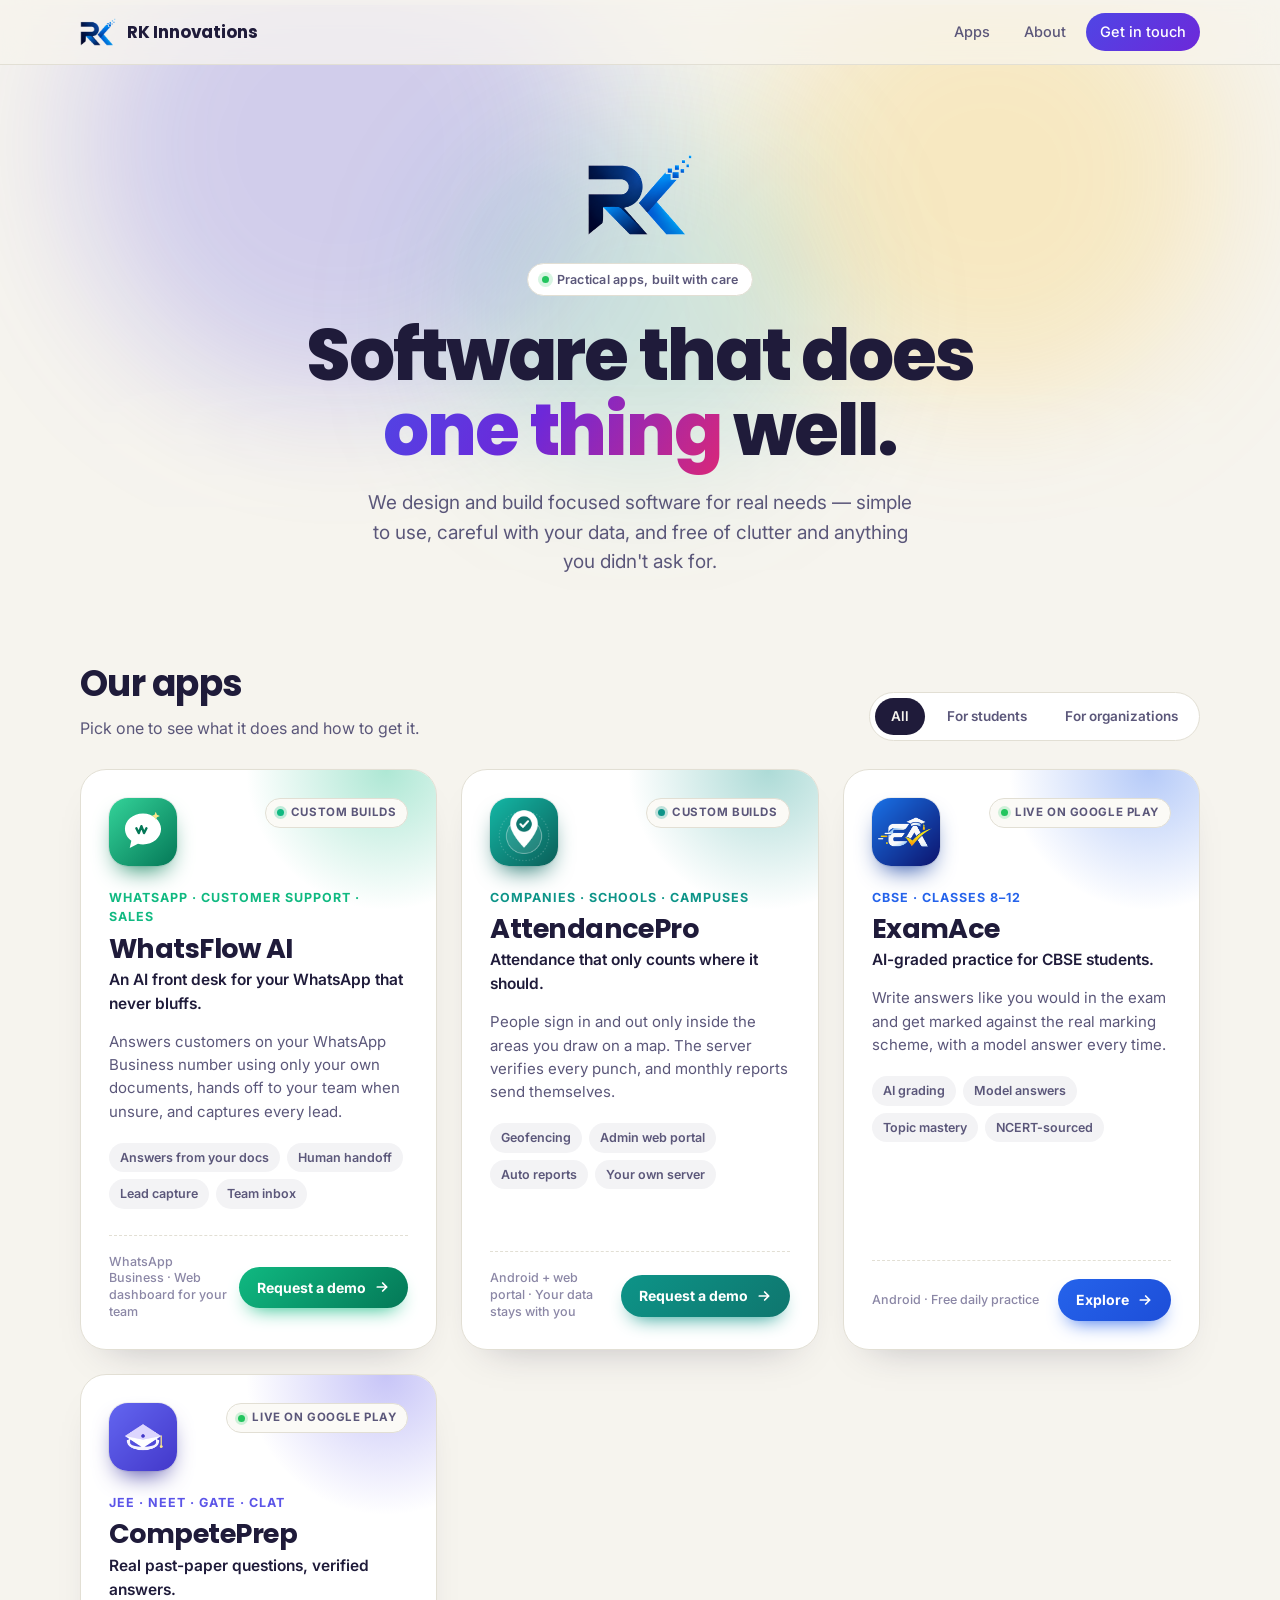
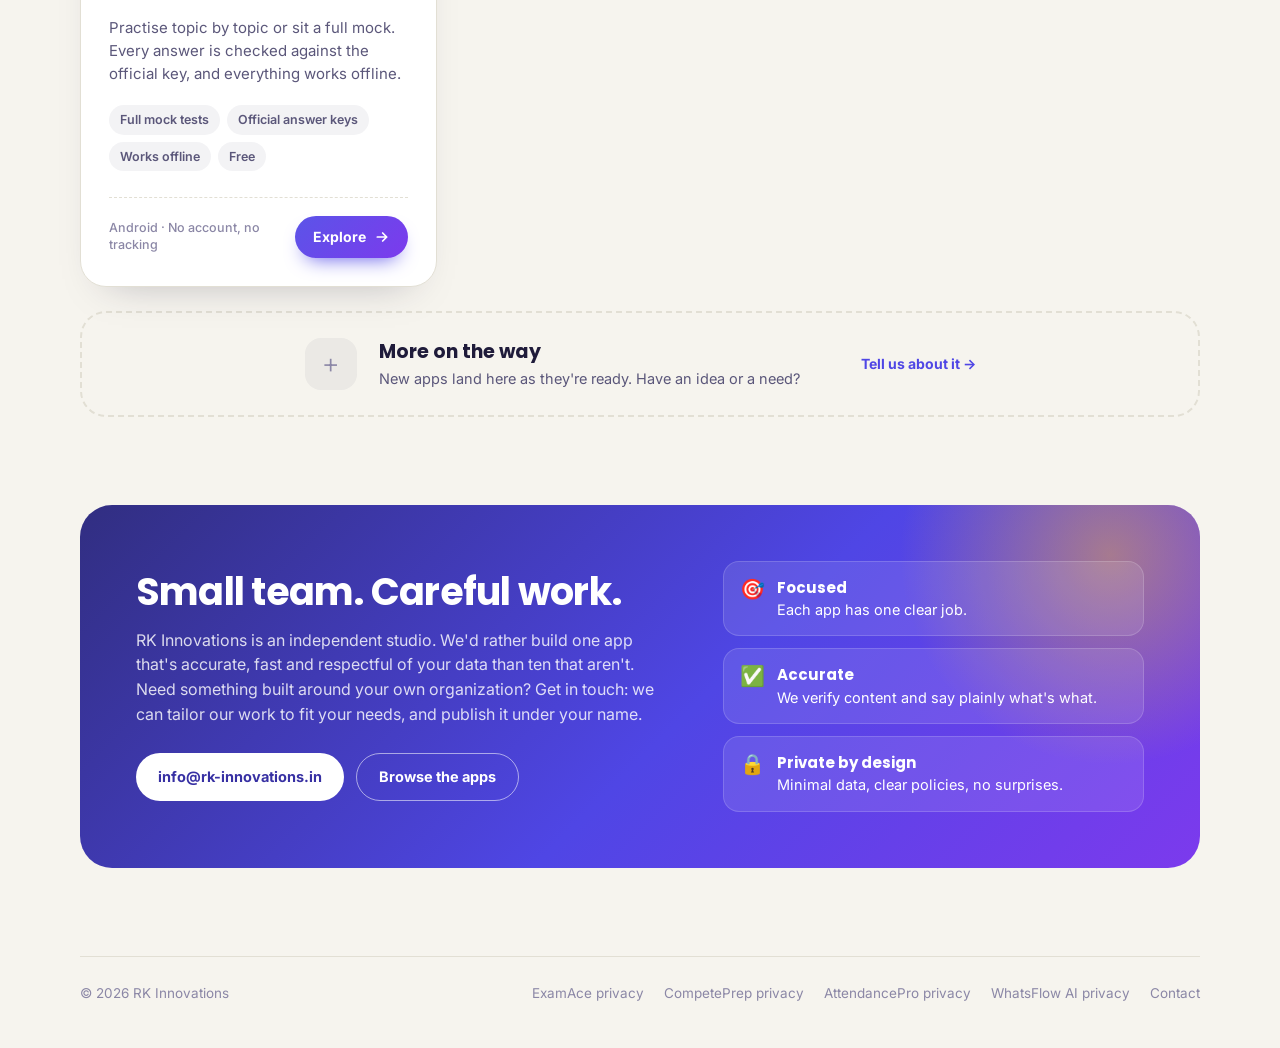
<file: index.html>
<!DOCTYPE html>
<html lang="en">
<head>
<meta charset="UTF-8">
<meta name="viewport" content="width=device-width, initial-scale=1">
<title>RK Innovations — focused, well-made software</title>
<meta name="description" content="RK Innovations is an independent studio building practical, focused apps for students and organizations. Browse our apps and see what each one does.">
<meta property="og:title" content="RK Innovations — focused, well-made software">
<meta property="og:description" content="Practical apps, built with care. Browse what RK Innovations has built.">
<meta property="og:type" content="website">
<meta property="og:url" content="https://rk-innovations.in/">
<meta name="theme-color" content="#4F46E5">
<link rel="icon" href="/assets/rk-mark.png">
<link rel="preconnect" href="https://fonts.googleapis.com">
<link rel="preconnect" href="https://fonts.gstatic.com" crossorigin>
<link href="https://fonts.googleapis.com/css2?family=Poppins:wght@600;700;800&family=Inter:wght@400;500;600;700&display=swap" rel="stylesheet">
<style>
  :root {
    --indigo: #4F46E5;
    --indigo-ink: #3730A3;
    --violet: #6D28D9;
    --gold: #FBBF24;
    --bg: #F6F4EE;
    --surface: #FFFFFF;
    --surface-2: #FBFAF6;
    --text: #1F1B3A;
    --text-soft: #5B577A;
    --text-faint: #8B87A6;
    --border: #E2DFD4;
    --shadow: 250 30% 18%;
    --glow-a: rgba(79, 70, 229, .22);
    --glow-b: rgba(251, 191, 36, .22);
    --glow-c: rgba(13, 148, 136, .16);
    --chip-bg: rgba(31, 27, 58, .05);
    --nav-bg: rgba(246, 244, 238, .78);
    --logo-filter: none;
    --logo-glow: 0 10px 22px rgba(30, 58, 138, .22);
  }
  @media (prefers-color-scheme: dark) {
    :root:not([data-theme="light"]) {
      --bg: #12101D;
      --surface: #1C182C;
      --surface-2: #17142A;
      --text: #EFEDFA;
      --text-soft: #B6B1D6;
      --text-faint: #8983AD;
      --border: #332D4B;
      --shadow: 250 60% 2%;
      --glow-a: rgba(99, 102, 241, .30);
      --glow-b: rgba(251, 191, 36, .13);
      --glow-c: rgba(45, 212, 191, .16);
      --chip-bg: rgba(239, 237, 250, .07);
      --nav-bg: rgba(18, 16, 29, .72);
      --logo-filter: brightness(0) invert(1);
      --logo-glow: 0 0 26px rgba(129, 140, 248, .45);
    }
  }
  :root[data-theme="dark"] {
    --bg: #12101D;
    --surface: #1C182C;
    --surface-2: #17142A;
    --text: #EFEDFA;
    --text-soft: #B6B1D6;
    --text-faint: #8983AD;
    --border: #332D4B;
    --shadow: 250 60% 2%;
    --glow-a: rgba(99, 102, 241, .30);
    --glow-b: rgba(251, 191, 36, .13);
    --glow-c: rgba(45, 212, 191, .16);
    --chip-bg: rgba(239, 237, 250, .07);
    --nav-bg: rgba(18, 16, 29, .72);
    --logo-filter: brightness(0) invert(1);
    --logo-glow: 0 0 26px rgba(129, 140, 248, .45);
  }

  * { box-sizing: border-box; }
  html { scroll-behavior: smooth; }
  body {
    margin: 0;
    font-family: 'Inter', system-ui, -apple-system, 'Segoe UI', sans-serif;
    background: var(--bg);
    color: var(--text);
    line-height: 1.55;
    -webkit-font-smoothing: antialiased;
    overflow-x: hidden;
  }
  a { color: inherit; text-decoration: none; }
  img { display: block; max-width: 100%; }
  .wrap { width: min(1120px, 100% - 40px); margin-inline: auto; }

  /* ---------- nav ---------- */
  .nav {
    position: sticky; top: 0; z-index: 20;
    background: var(--nav-bg);
    backdrop-filter: blur(14px) saturate(1.4);
    -webkit-backdrop-filter: blur(14px) saturate(1.4);
    border-bottom: 1px solid var(--border);
  }
  .nav-row { display: flex; align-items: center; justify-content: space-between; height: 64px; }
  .brand { display: flex; align-items: center; gap: 11px; font-family: 'Poppins', sans-serif; font-weight: 700; font-size: 17px; letter-spacing: -.01em; }
  .brand img { height: 28px; width: auto; filter: var(--logo-filter); }
  .nav-links { display: flex; align-items: center; gap: 6px; font-size: 14.5px; font-weight: 500; }
  .nav-links a { padding: 8px 14px; border-radius: 999px; color: var(--text-soft); transition: color .15s, background .15s; }
  .nav-links a:hover { color: var(--text); background: var(--chip-bg); }
  .nav-links a.cta { color: #fff; background: linear-gradient(135deg, var(--indigo), var(--violet)); }
  .nav-links a.cta:hover { filter: brightness(1.08); color: #fff; }

  /* ---------- hero ---------- */
  .hero { position: relative; padding: 88px 0 56px; text-align: center; isolation: isolate; }
  .aurora { position: absolute; inset: -60px 0 0; z-index: -1; overflow: hidden; pointer-events: none;
    -webkit-mask-image: linear-gradient(#000 60%, transparent); mask-image: linear-gradient(#000 60%, transparent); }
  .aurora i { position: absolute; border-radius: 50%; filter: blur(70px); }
  .aurora i:nth-child(1) { width: 520px; height: 520px; left: calc(50% - 560px); top: -120px; background: var(--glow-a); animation: drift 18s ease-in-out infinite alternate; }
  .aurora i:nth-child(2) { width: 460px; height: 460px; left: calc(50% + 120px); top: -60px; background: var(--glow-b); animation: drift 22s ease-in-out infinite alternate-reverse; }
  .aurora i:nth-child(3) { width: 380px; height: 380px; left: calc(50% - 190px); top: 120px; background: var(--glow-c); animation: drift 26s ease-in-out infinite alternate; }
  @keyframes drift { from { transform: translate3d(0,0,0) scale(1); } to { transform: translate3d(40px, 30px, 0) scale(1.12); } }
  .mark { margin: 0 auto 26px; }
  .mark img { height: 84px; width: auto; margin: 0 auto; filter: var(--logo-filter) drop-shadow(var(--logo-glow)); }
  .kicker {
    display: inline-flex; align-items: center; gap: 8px; padding: 6px 14px; border-radius: 999px;
    background: var(--surface); border: 1px solid var(--border);
    font-size: 12.5px; font-weight: 600; letter-spacing: .02em; color: var(--text-soft); margin-bottom: 22px;
  }
  .kicker b { width: 7px; height: 7px; border-radius: 50%; background: #22C55E; box-shadow: 0 0 0 4px rgba(34,197,94,.18); }
  h1 {
    font-family: 'Poppins', sans-serif; font-weight: 800; letter-spacing: -.03em; line-height: 1.04;
    font-size: clamp(40px, 7vw, 72px); margin: 0 auto 20px; max-width: 17ch; text-wrap: balance;
  }
  h1 em {
    font-style: normal;
    background: linear-gradient(120deg, var(--indigo) 0%, var(--violet) 45%, #DB2777 100%);
    -webkit-background-clip: text; background-clip: text; color: transparent;
  }
  .tagline { max-width: 560px; margin: 0 auto; font-size: clamp(16px, 2vw, 19px); color: var(--text-soft); }

  /* ---------- apps ---------- */
  .apps { padding: 24px 0 88px; }
  .apps-head { display: flex; align-items: flex-end; justify-content: space-between; gap: 20px; flex-wrap: wrap; margin-bottom: 28px; }
  .apps-head h2 { font-family: 'Poppins', sans-serif; font-size: clamp(26px, 3.4vw, 36px); letter-spacing: -.02em; margin: 0 0 4px; }
  .apps-head p { margin: 0; color: var(--text-soft); }
  .filters { display: none; gap: 6px; padding: 5px; border-radius: 999px; background: var(--surface); border: 1px solid var(--border); }
  .js .filters { display: inline-flex; }
  .filters button {
    font: inherit; font-size: 13.5px; font-weight: 600; color: var(--text-soft);
    background: none; border: 0; padding: 8px 16px; border-radius: 999px; cursor: pointer; transition: all .15s;
  }
  .filters button:hover { color: var(--text); }
  .filters button[aria-pressed="true"] { background: var(--text); color: var(--bg); }

  .grid { display: grid; grid-template-columns: repeat(auto-fill, minmax(320px, 1fr)); gap: 24px; }

  .card {
    --accent: var(--indigo);
    --accent-2: var(--violet);
    position: relative; display: flex; flex-direction: column;
    background: var(--surface); border: 1px solid var(--border); border-radius: 26px;
    padding: 28px; overflow: hidden; isolation: isolate;
    box-shadow: 0 1px 0 rgba(255,255,255,.4) inset, 0 20px 40px -28px hsl(var(--shadow) / .35);
    transition: transform .25s cubic-bezier(.2,.8,.2,1), box-shadow .25s, border-color .25s;
  }
  .card::before {            /* accent wash behind the icon */
    content: ""; position: absolute; z-index: -1; width: 280px; height: 280px; top: -140px; right: -90px; border-radius: 50%;
    background: radial-gradient(closest-side, color-mix(in srgb, var(--accent) 34%, transparent), transparent);
    transition: transform .4s ease;
  }
  .card::after {             /* accent edge on hover */
    content: ""; position: absolute; inset: 0; border-radius: inherit; padding: 1.5px; z-index: -1;
    background: linear-gradient(140deg, var(--accent), transparent 55%, var(--accent-2));
    -webkit-mask: linear-gradient(#000 0 0) content-box, linear-gradient(#000 0 0); -webkit-mask-composite: xor;
    mask: linear-gradient(#000 0 0) content-box exclude, linear-gradient(#000 0 0);
    opacity: 0; transition: opacity .25s;
  }
  .card:hover, .card:focus-within { transform: translateY(-6px); box-shadow: 0 34px 60px -30px hsl(var(--shadow) / .5); }
  .card:hover::before { transform: scale(1.25); }
  .card:hover::after, .card:focus-within::after { opacity: 1; }

  .card-top { display: flex; align-items: flex-start; justify-content: space-between; gap: 12px; margin-bottom: 22px; }
  .card-icon {
    width: 68px; height: 68px; border-radius: 19px; object-fit: cover;
    box-shadow: 0 12px 24px -10px color-mix(in srgb, var(--accent) 70%, #000), 0 0 0 1px rgba(0,0,0,.06);
  }
  .status {
    display: inline-flex; align-items: center; gap: 7px; padding: 5px 11px; border-radius: 999px;
    font-size: 11.5px; font-weight: 700; letter-spacing: .05em; text-transform: uppercase;
    background: var(--surface-2); border: 1px solid var(--border); color: var(--text-soft);
  }
  .status i { width: 7px; height: 7px; border-radius: 50%; background: #22C55E; box-shadow: 0 0 0 3px rgba(34,197,94,.2); }
  .status.custom i { background: var(--accent); box-shadow: 0 0 0 3px color-mix(in srgb, var(--accent) 25%, transparent); }
  .category { font-size: 12.5px; font-weight: 700; letter-spacing: .08em; text-transform: uppercase; color: var(--accent); margin: 0 0 6px; }
  .card h3 { font-family: 'Poppins', sans-serif; font-size: 27px; font-weight: 700; letter-spacing: -.02em; line-height: 1.15; margin: 0 0 4px; }
  .card h3 a::after { content: ""; position: absolute; inset: 0; z-index: 1; }   /* whole card clickable */
  .card .hook { margin: 0 0 14px; font-weight: 600; color: var(--text); font-size: 15.5px; }
  .card .desc { margin: 0 0 20px; color: var(--text-soft); font-size: 15px; }
  .chips { list-style: none; padding: 0; margin: 0 0 26px; display: flex; flex-wrap: wrap; gap: 7px; }
  .chips li { padding: 5px 11px; border-radius: 999px; background: var(--chip-bg); font-size: 12.5px; font-weight: 600; color: var(--text-soft); }
  .card-foot { margin-top: auto; display: flex; align-items: center; justify-content: space-between; gap: 12px; padding-top: 18px; border-top: 1px dashed var(--border); }
  .facts { font-size: 12.5px; color: var(--text-faint); font-weight: 500; line-height: 1.35; }
  .go {
    position: relative; z-index: 2; flex-shrink: 0; display: inline-flex; align-items: center; gap: 8px;
    padding: 10px 18px; border-radius: 999px; font-size: 14px; font-weight: 700; color: #fff;
    background: linear-gradient(135deg, var(--accent), var(--accent-2));
    box-shadow: 0 10px 20px -10px var(--accent); transition: transform .2s, filter .2s;
  }
  .go svg { transition: transform .2s; }
  .go:hover { filter: brightness(1.08); }
  .card:hover .go svg { transform: translateX(3px); }
  .card.is-hidden { display: none; }

  .card[data-app="examace"]       { --accent: #2563EB; --accent-2: #1D4ED8; }
  .card[data-app="competeprep"]   { --accent: #5B54E8; --accent-2: #7C3AED; }
  .card[data-app="attendancepro"] { --accent: #0D9488; --accent-2: #0F766E; }
  .card[data-app="whatsflowai"]   { --accent: #10B981; --accent-2: #047857; }

  /* "more coming" placeholder — also the template for the next app */
  .soon-card {
    grid-column: 1 / -1;
    display: flex; align-items: center; justify-content: center; gap: 18px 22px; flex-wrap: wrap; text-align: left;
    padding: 24px 28px; border-radius: 26px; border: 2px dashed var(--border); color: var(--text-soft);
  }
  .soon-card .plus { width: 52px; height: 52px; flex-shrink: 0; border-radius: 16px; display: grid; place-items: center; background: var(--chip-bg); font-size: 28px; font-weight: 300; color: var(--text-faint); }
  .soon-card .txt { flex: 0 1 460px; }
  .soon-card h3 { margin: 0 0 2px; font-family: 'Poppins', sans-serif; font-size: 19px; color: var(--text); }
  .soon-card p { margin: 0; font-size: 14.5px; }
  .soon-card a { font-weight: 700; color: var(--indigo); font-size: 14px; }
  :root[data-theme="dark"] .soon-card a { color: #A5B4FC; }
  @media (prefers-color-scheme: dark) { :root:not([data-theme="light"]) .soon-card a { color: #A5B4FC; } }

  /* ---------- about / contact ---------- */
  .about { padding: 0 0 88px; }
  .about-box {
    display: grid; grid-template-columns: 1.3fr 1fr; gap: 40px; align-items: center;
    padding: clamp(28px, 5vw, 56px); border-radius: 32px; color: #fff; position: relative; overflow: hidden; isolation: isolate;
    background: linear-gradient(135deg, #312E81 0%, #4F46E5 55%, #7C3AED 100%);
  }
  .about-box::before { content: ""; position: absolute; z-index: -1; width: 420px; height: 420px; right: -120px; top: -160px; border-radius: 50%; background: radial-gradient(closest-side, rgba(251,191,36,.45), transparent); }
  .about-box h2 { font-family: 'Poppins', sans-serif; font-size: clamp(26px, 3.4vw, 38px); letter-spacing: -.02em; line-height: 1.12; margin: 0 0 14px; }
  .about-box p { margin: 0; color: rgba(255,255,255,.82); font-size: 16px; max-width: 52ch; }
  .principles { list-style: none; padding: 0; margin: 0; display: grid; gap: 12px; }
  .principles li { display: flex; gap: 12px; align-items: flex-start; padding: 14px 16px; border-radius: 16px; background: rgba(255,255,255,.1); border: 1px solid rgba(255,255,255,.16); font-size: 14.5px; }
  .principles b { display: block; font-family: 'Poppins', sans-serif; font-size: 15px; }
  .principles span.ic { font-size: 20px; line-height: 1.3; }
  .contact-row { display: flex; gap: 12px; flex-wrap: wrap; margin-top: 26px; }
  .btn { display: inline-flex; align-items: center; padding: 12px 22px; border-radius: 999px; font-weight: 700; font-size: 14.5px; transition: transform .2s, background .2s; }
  .btn:hover { transform: translateY(-2px); }
  .btn-light { background: #fff; color: #3730A3; }
  .btn-line { border: 1.5px solid rgba(255,255,255,.55); color: #fff; }
  .btn-line:hover { background: rgba(255,255,255,.12); }

  footer { padding: 0 0 44px; color: var(--text-faint); font-size: 13.5px; }
  .foot-row { display: flex; justify-content: space-between; align-items: center; gap: 12px; flex-wrap: wrap; padding-top: 26px; border-top: 1px solid var(--border); }
  .foot-row nav { display: flex; gap: 20px; flex-wrap: wrap; }
  .foot-row a:hover { color: var(--text); }

  :focus-visible { outline: 3px solid var(--gold); outline-offset: 3px; border-radius: 8px; }

  /* entrance */
  @media (prefers-reduced-motion: no-preference) {
    .rise { opacity: 0; transform: translateY(18px); animation: rise .7s cubic-bezier(.2,.8,.2,1) forwards; }
    .rise.d1 { animation-delay: .08s; } .rise.d2 { animation-delay: .16s; } .rise.d3 { animation-delay: .24s; } .rise.d4 { animation-delay: .32s; }
    @keyframes rise { to { opacity: 1; transform: none; } }
  }
  @media (prefers-reduced-motion: reduce) { * { animation: none !important; transition: none !important; } html { scroll-behavior: auto; } }

  @media (max-width: 860px) { .about-box { grid-template-columns: 1fr; gap: 28px; } }
  @media (max-width: 640px) {
    .hero { padding: 56px 0 40px; }
    .nav-links a:not(.cta) { display: none; }
    .grid { grid-template-columns: 1fr; }
    .card { padding: 24px; }
    .card-foot { flex-direction: column; align-items: stretch; }
    .go { justify-content: center; }
    .aurora i:nth-child(1) { left: -200px; } .aurora i:nth-child(2) { left: auto; right: -200px; }
  }
</style>
</head>
<body>

<header class="nav">
  <div class="wrap nav-row">
    <a class="brand" href="/"><img src="/assets/rk-mark.png" alt="" width="35" height="28"><span>RK Innovations</span></a>
    <nav class="nav-links" aria-label="Primary">
      <a href="#apps">Apps</a>
      <a href="#about">About</a>
      <a class="cta" href="mailto:info@rk-innovations.in">Get in touch</a>
    </nav>
  </div>
</header>

<main>
  <section class="hero">
    <div class="aurora" aria-hidden="true"><i></i><i></i><i></i></div>
    <div class="wrap">
      <div class="mark rise"><img src="/assets/rk-mark.png" alt="RK Innovations logo" width="105" height="84"></div>
      <div class="kicker rise d1"><b></b> Practical apps, built with care</div>
      <h1 class="rise d2">Software that does <em>one thing</em> well.</h1>
      <p class="tagline rise d3">We design and build focused software for real needs — simple to use, careful with your data, and free of clutter and anything you didn't ask for.</p>
    </div>
  </section>

  <section class="apps" id="apps">
    <div class="wrap">
      <div class="apps-head">
        <div>
          <h2>Our apps</h2>
          <p>Pick one to see what it does and how to get it.</p>
        </div>
        <div class="filters" role="group" aria-label="Filter apps">
          <button type="button" data-filter="all" aria-pressed="true">All</button>
          <button type="button" data-filter="students" aria-pressed="false">For students</button>
          <button type="button" data-filter="organizations" aria-pressed="false">For organizations</button>
        </div>
      </div>

      <div class="grid" id="grid">
        <!--
          ADD A NEW APP: copy any <article class="card"> below, change data-app / data-category,
          the icon, text and link, and add one CSS line for its colours:
          .card[data-app="yourapp"] { --accent: #hex; --accent-2: #hex; }
        -->

        <article class="card" data-app="whatsflowai" data-category="organizations">
          <div class="card-top">
            <img class="card-icon" src="/assets/whatsflowai-icon.svg" alt="" width="68" height="68">
            <span class="status custom"><i></i>Custom builds</span>
          </div>
          <p class="category">WhatsApp · Customer support · Sales</p>
          <h3><a href="/whatsflow-ai/">WhatsFlow AI</a></h3>
          <p class="hook">An AI front desk for your WhatsApp that never bluffs.</p>
          <p class="desc">Answers customers on your WhatsApp Business number using only your own documents, hands off to your team when unsure, and captures every lead.</p>
          <ul class="chips">
            <li>Answers from your docs</li><li>Human handoff</li><li>Lead capture</li><li>Team inbox</li>
          </ul>
          <div class="card-foot">
            <span class="facts">WhatsApp Business · Web dashboard for your team</span>
            <a class="go" href="/whatsflow-ai/">Request a demo
              <svg width="16" height="16" viewBox="0 0 24 24" fill="none" stroke="currentColor" stroke-width="2.6" stroke-linecap="round" stroke-linejoin="round" aria-hidden="true"><path d="M5 12h14M13 6l6 6-6 6"/></svg>
            </a>
          </div>
        </article>

        <article class="card" data-app="attendancepro" data-category="organizations">
          <div class="card-top">
            <img class="card-icon" src="/assets/attendancepro-icon.png" alt="" width="68" height="68">
            <span class="status custom"><i></i>Custom builds</span>
          </div>
          <p class="category">Companies · Schools · Campuses</p>
          <h3><a href="/attendance-pro/">AttendancePro</a></h3>
          <p class="hook">Attendance that only counts where it should.</p>
          <p class="desc">People sign in and out only inside the areas you draw on a map. The server verifies every punch, and monthly reports send themselves.</p>
          <ul class="chips">
            <li>Geofencing</li><li>Admin web portal</li><li>Auto reports</li><li>Your own server</li>
          </ul>
          <div class="card-foot">
            <span class="facts">Android + web portal · Your data stays with you</span>
            <a class="go" href="/attendance-pro/">Request a demo
              <svg width="16" height="16" viewBox="0 0 24 24" fill="none" stroke="currentColor" stroke-width="2.6" stroke-linecap="round" stroke-linejoin="round" aria-hidden="true"><path d="M5 12h14M13 6l6 6-6 6"/></svg>
            </a>
          </div>
        </article>

        <article class="card" data-app="examace" data-category="students">
          <div class="card-top">
            <img class="card-icon" src="/assets/examace-icon.png" alt="" width="68" height="68">
            <span class="status"><i></i>Live on Google Play</span>
          </div>
          <p class="category">CBSE · Classes 8–12</p>
          <h3><a href="/examace/">ExamAce</a></h3>
          <p class="hook">AI-graded practice for CBSE students.</p>
          <p class="desc">Write answers like you would in the exam and get marked against the real marking scheme, with a model answer every time.</p>
          <ul class="chips">
            <li>AI grading</li><li>Model answers</li><li>Topic mastery</li><li>NCERT-sourced</li>
          </ul>
          <div class="card-foot">
            <span class="facts">Android · Free daily practice</span>
            <a class="go" href="/examace/">Explore
              <svg width="16" height="16" viewBox="0 0 24 24" fill="none" stroke="currentColor" stroke-width="2.6" stroke-linecap="round" stroke-linejoin="round" aria-hidden="true"><path d="M5 12h14M13 6l6 6-6 6"/></svg>
            </a>
          </div>
        </article>

        <article class="card" data-app="competeprep" data-category="students">
          <div class="card-top">
            <img class="card-icon" src="/assets/competeprep-icon.png" alt="" width="68" height="68">
            <span class="status"><i></i>Live on Google Play</span>
          </div>
          <p class="category">JEE · NEET · GATE · CLAT</p>
          <h3><a href="/CompetePrep/">CompetePrep</a></h3>
          <p class="hook">Real past-paper questions, verified answers.</p>
          <p class="desc">Practise topic by topic or sit a full mock. Every answer is checked against the official key, and everything works offline.</p>
          <ul class="chips">
            <li>Full mock tests</li><li>Official answer keys</li><li>Works offline</li><li>Free</li>
          </ul>
          <div class="card-foot">
            <span class="facts">Android · No account, no tracking</span>
            <a class="go" href="/CompetePrep/">Explore
              <svg width="16" height="16" viewBox="0 0 24 24" fill="none" stroke="currentColor" stroke-width="2.6" stroke-linecap="round" stroke-linejoin="round" aria-hidden="true"><path d="M5 12h14M13 6l6 6-6 6"/></svg>
            </a>
          </div>
        </article>

        <div class="soon-card" id="more">
          <div class="plus" aria-hidden="true">+</div>
          <div class="txt">
            <h3>More on the way</h3>
            <p>New apps land here as they're ready. Have an idea or a need?</p>
          </div>
          <a href="mailto:info@rk-innovations.in?subject=App%20idea">Tell us about it →</a>
        </div>
      </div>
    </div>
  </section>

  <section class="about" id="about">
    <div class="wrap">
      <div class="about-box">
        <div>
          <h2>Small team. Careful work.</h2>
          <p>RK Innovations is an independent studio. We'd rather build one app that's accurate, fast and respectful of your data than ten that aren't. Need something built around your own organization? Get in touch: we can tailor our work to fit your needs, and publish it under your name.</p>
          <div class="contact-row">
            <a class="btn btn-light" href="mailto:info@rk-innovations.in">info@rk-innovations.in</a>
            <a class="btn btn-line" href="#apps">Browse the apps</a>
          </div>
        </div>
        <ul class="principles">
          <li><span class="ic" aria-hidden="true">🎯</span><div><b>Focused</b>Each app has one clear job.</div></li>
          <li><span class="ic" aria-hidden="true">✅</span><div><b>Accurate</b>We verify content and say plainly what's what.</div></li>
          <li><span class="ic" aria-hidden="true">🔒</span><div><b>Private by design</b>Minimal data, clear policies, no surprises.</div></li>
        </ul>
      </div>
    </div>
  </section>
</main>

<footer>
  <div class="wrap foot-row">
    <span>© 2026 RK Innovations</span>
    <nav aria-label="Footer">
      <a href="/examace/privacy.html">ExamAce privacy</a>
      <a href="/CompetePrep/privacy.html">CompetePrep privacy</a>
      <a href="/attendance-pro/privacy.html">AttendancePro privacy</a>
      <a href="/whatsflow-ai/privacy.html">WhatsFlow AI privacy</a>
      <a href="mailto:info@rk-innovations.in">Contact</a>
    </nav>
  </div>
</footer>

<script>
  // Progressive enhancement: the filter bar only appears when JS runs; without it every card shows.
  document.documentElement.classList.add('js');
  (function () {
    var buttons = document.querySelectorAll('.filters button');
    var cards = document.querySelectorAll('.card');
    buttons.forEach(function (b) {
      b.addEventListener('click', function () {
        var f = b.getAttribute('data-filter');
        buttons.forEach(function (o) { o.setAttribute('aria-pressed', o === b ? 'true' : 'false'); });
        cards.forEach(function (c) {
          c.classList.toggle('is-hidden', f !== 'all' && c.getAttribute('data-category') !== f);
        });
      });
    });
  })();
</script>
</body>
</html>
</file>
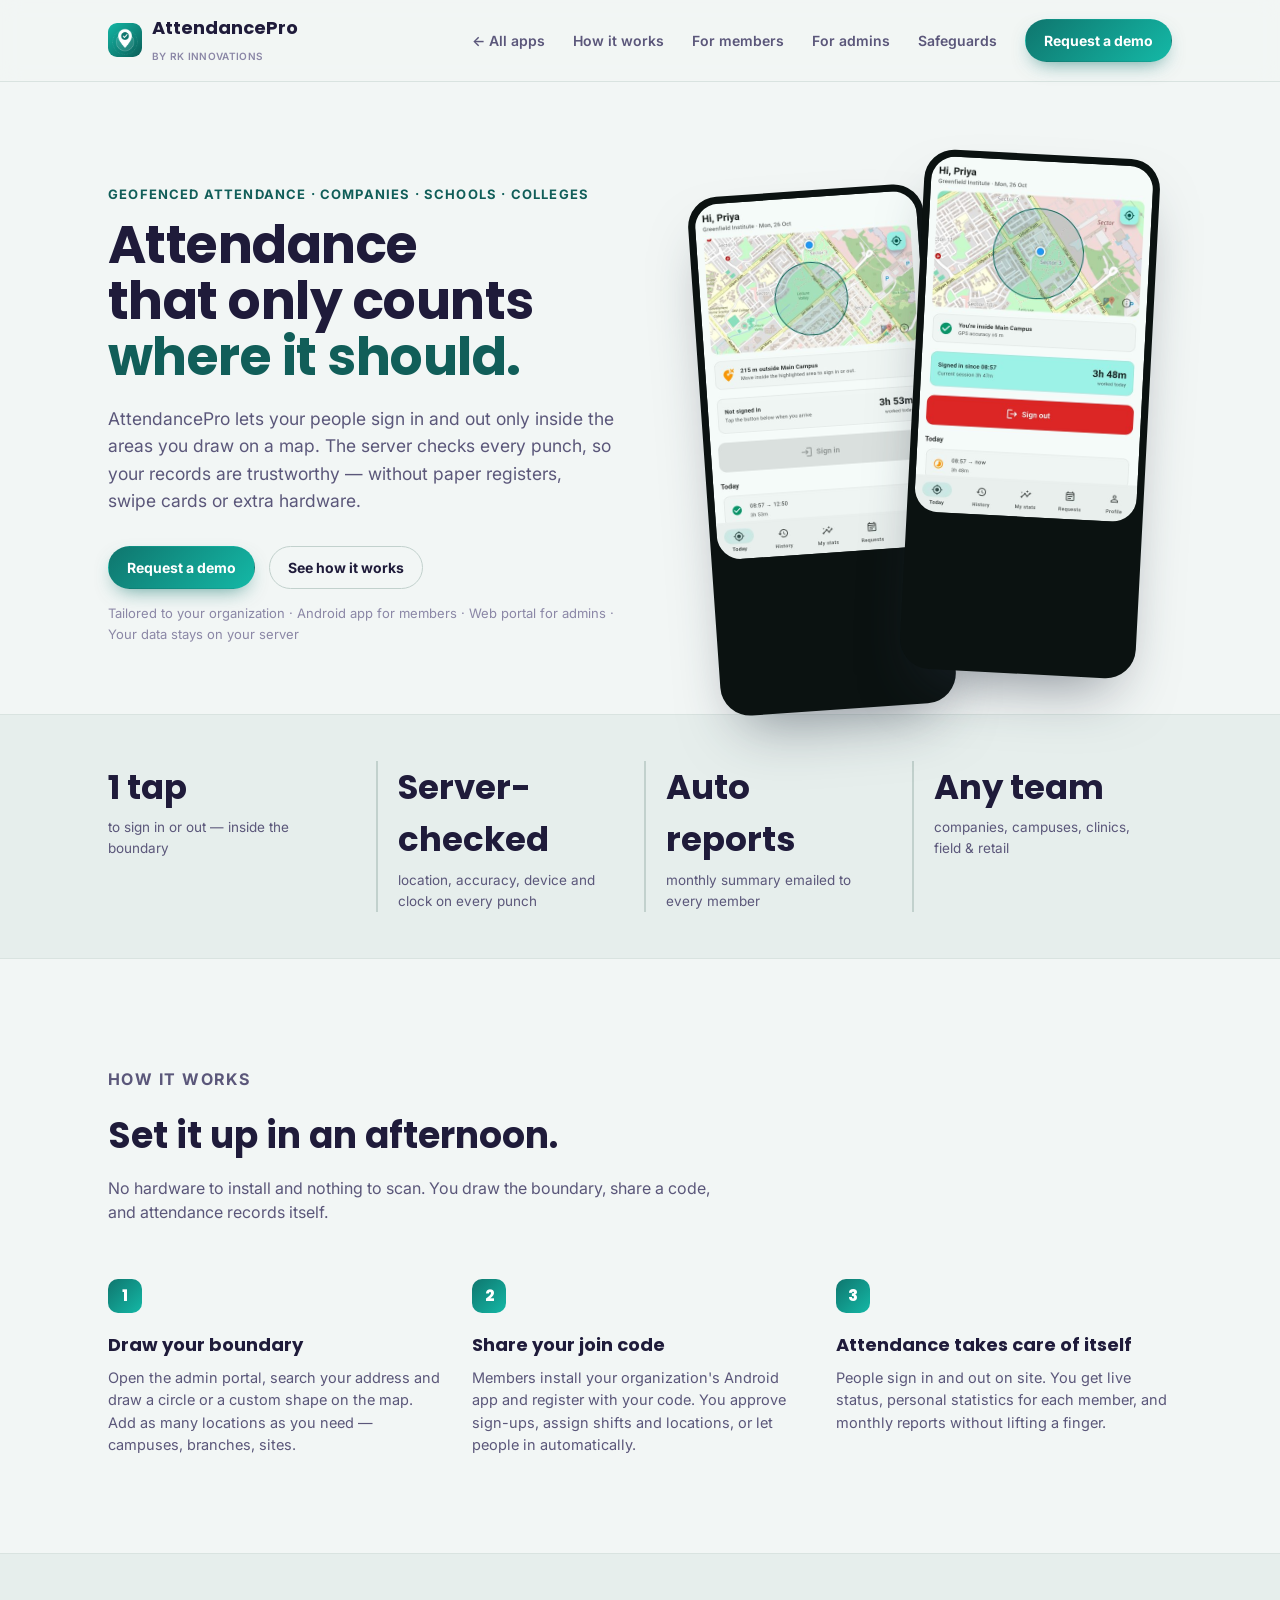
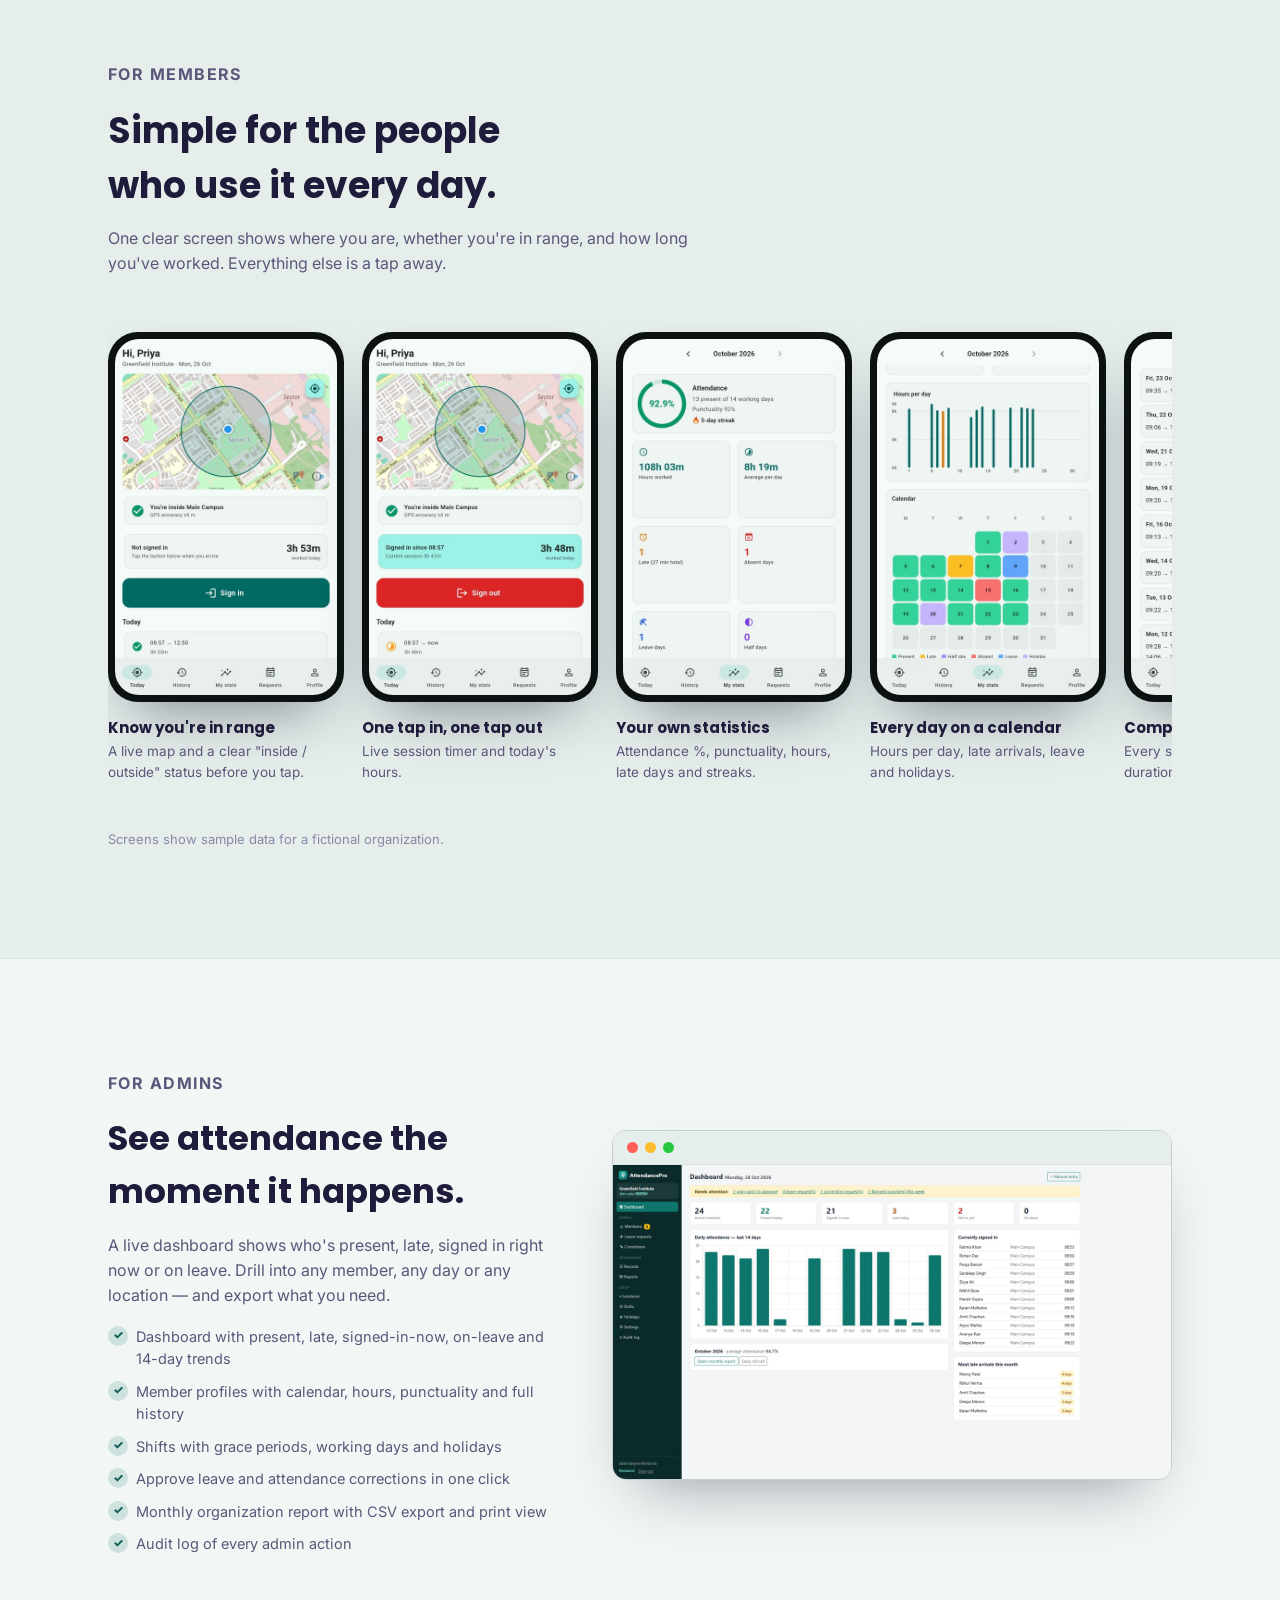
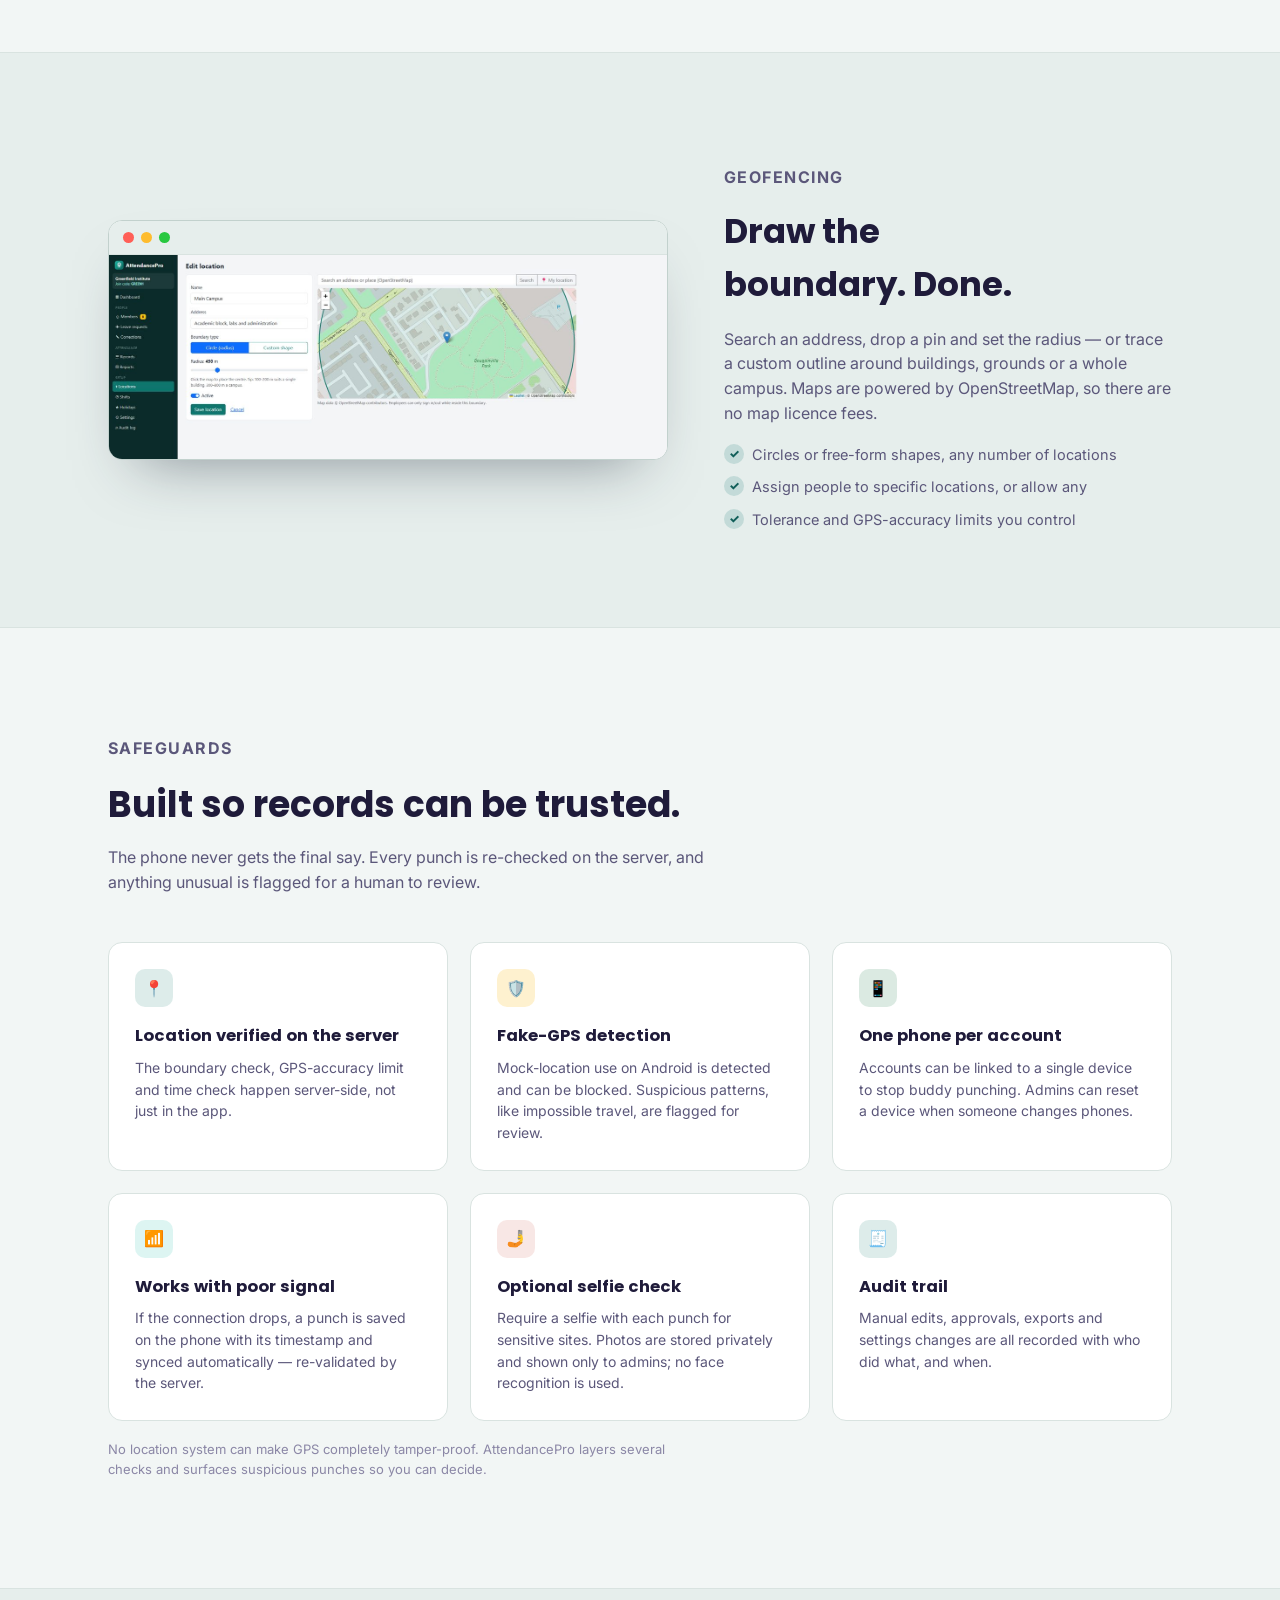
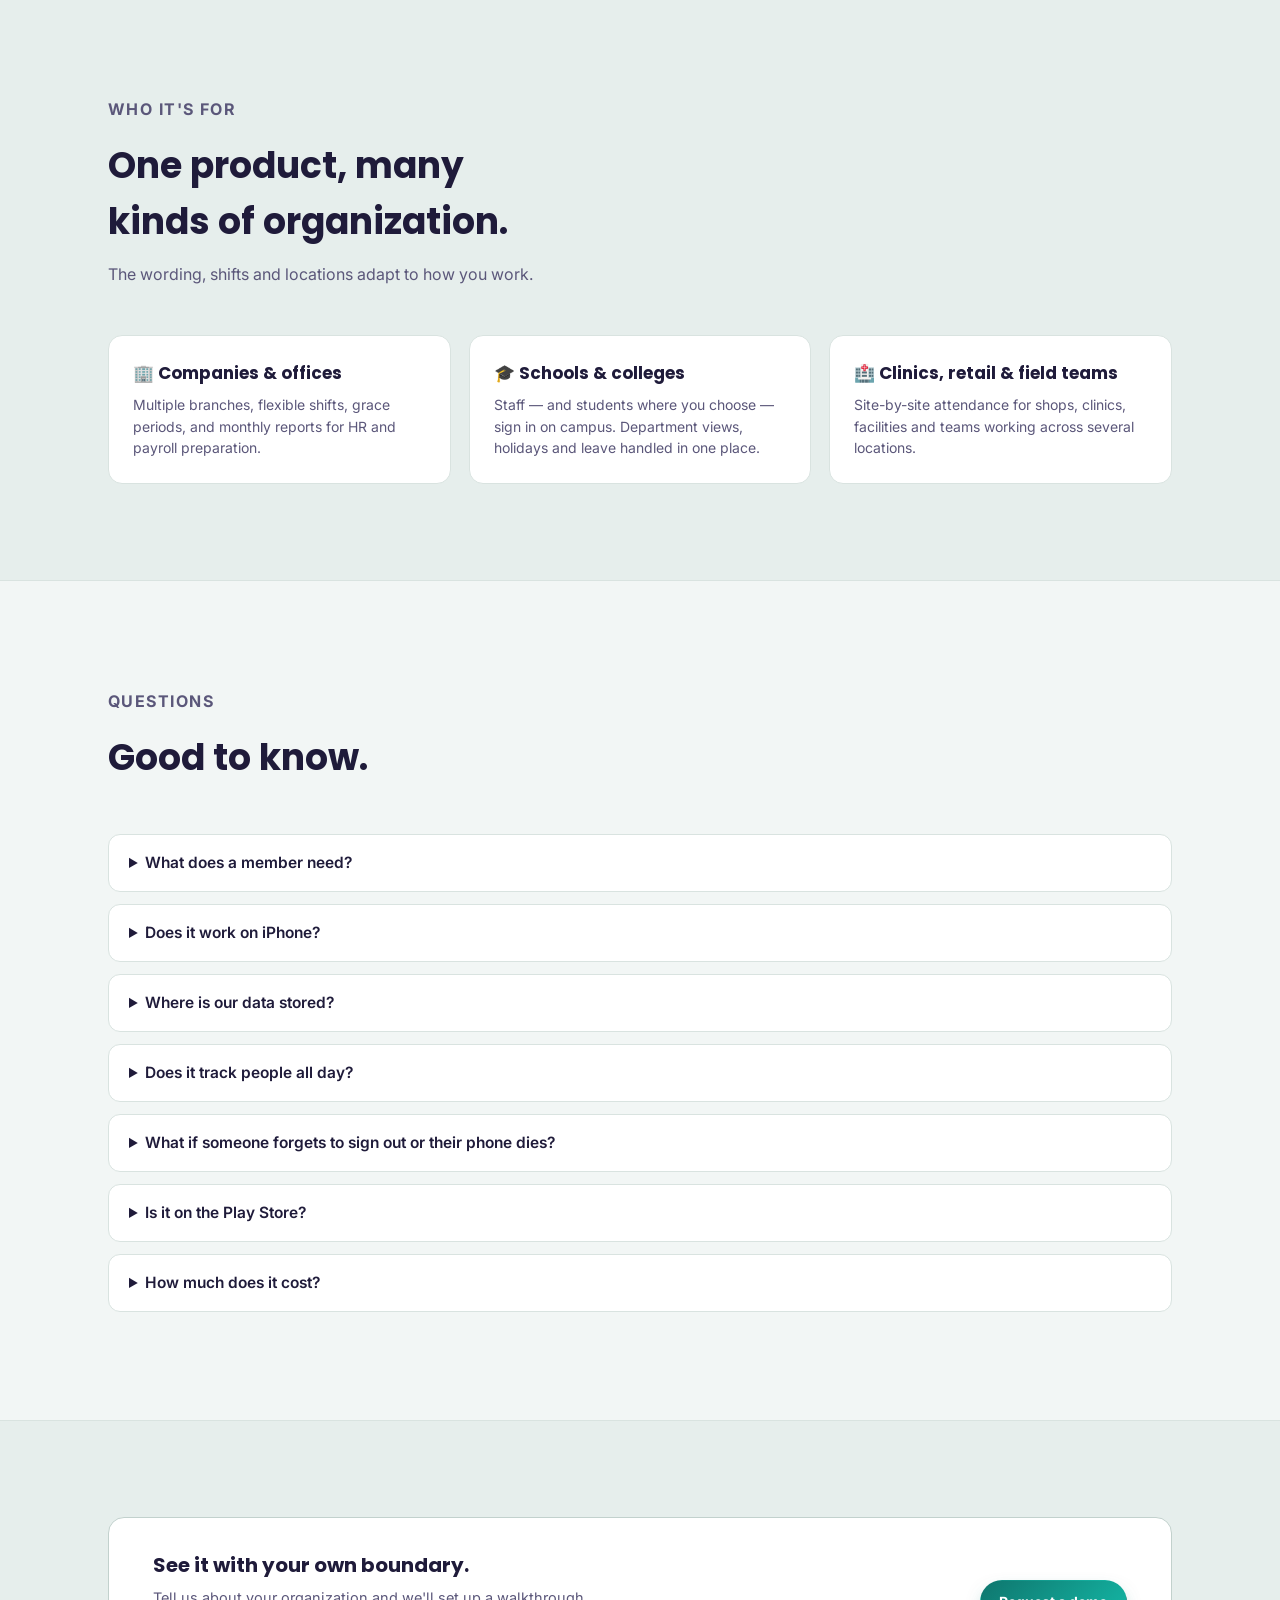
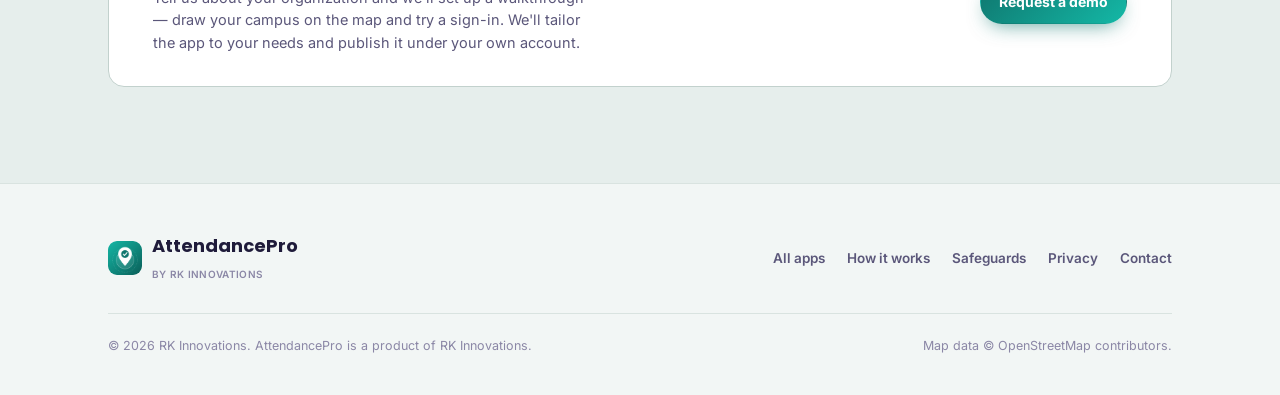
<file: attendance-pro/index.html>
<!DOCTYPE html>
<html lang="en">
<head>
<meta charset="UTF-8">
<meta name="viewport" content="width=device-width, initial-scale=1">
<title>AttendancePro — attendance that only counts where it should</title>
<meta name="description" content="Geofenced attendance for companies, schools and campuses. Members sign in and out only inside the areas you draw on a map; the server verifies every punch. Android app and web admin portal from RK Innovations.">
<meta property="og:title" content="AttendancePro — geofenced attendance for every organization">
<meta property="og:description" content="Sign in and out only inside the boundary you draw. Personal stats for members, full reporting for admins, monthly reports sent automatically.">
<meta property="og:image" content="https://rk-innovations.in/attendance-pro/assets/og-image.jpg">
<meta property="og:type" content="website">
<meta name="twitter:card" content="summary_large_image">
<link rel="icon" href="/assets/attendancepro-icon.png">
<link rel="preconnect" href="https://fonts.googleapis.com">
<link rel="preconnect" href="https://fonts.gstatic.com" crossorigin>
<link href="https://fonts.googleapis.com/css2?family=Poppins:wght@600;700;800&family=Inter:wght@400;500;600;700&display=swap" rel="stylesheet">
<link rel="stylesheet" href="assets/site.css">
</head>
<body>

<nav class="nav">
  <div class="nav-row">
    <a class="brand" href="#top">
      <img class="brand-mark" src="/assets/attendancepro-icon.png" alt="" width="34" height="34">
      <span>
        <span class="brand-name">AttendancePro</span><br>
        <span class="brand-super">BY RK INNOVATIONS</span>
      </span>
    </a>
    <div class="nav-links">
      <a class="home-link" href="/" aria-label="All RK Innovations apps">&larr;<span> All apps</span></a>
      <a class="hide-sm" href="#how">How it works</a>
      <a class="hide-sm" href="#members">For members</a>
      <a class="hide-sm" href="#admins">For admins</a>
      <a class="hide-sm" href="#safeguards">Safeguards</a>
      <a class="pill pill-primary" href="mailto:info@rk-innovations.in?subject=AttendancePro%20demo%20request">Request a demo</a>
    </div>
  </div>
</nav>

<main id="top">
  <section class="hero">
    <div class="container hero-grid">
      <div>
        <p class="eyebrow">Geofenced attendance · Companies · Schools · Colleges</p>
        <h1>Attendance that only counts<br><span class="hero-accent">where it should.</span></h1>
        <p class="lede">AttendancePro lets your people sign in and out only inside the areas you draw on a map. The server checks every punch, so your records are trustworthy — without paper registers, swipe cards or extra hardware.</p>
        <div class="hero-ctas">
          <a class="pill pill-primary" href="mailto:info@rk-innovations.in?subject=AttendancePro%20demo%20request">Request a demo</a>
          <a class="pill pill-ghost" href="#how">See how it works</a>
        </div>
        <p class="hero-note">Tailored to your organization · Android app for members · Web portal for admins · Your data stays on your server</p>
      </div>
      <div class="hero-shots">
        <div class="shot"><img src="assets/shot-outside.jpg" alt="AttendancePro showing the user a short distance outside the allowed area, with sign-in disabled" width="480" height="770" loading="eager"></div>
        <div class="shot"><img src="assets/shot-session.jpg" alt="AttendancePro showing a live work session inside the allowed area" width="480" height="770" loading="eager"></div>
      </div>
    </div>
  </section>

  <section class="stats alt-bg">
    <div class="container stat-grid">
      <div class="stat"><div class="stat-num">1 tap</div><div class="stat-label">to sign in or out — inside the boundary</div></div>
      <div class="stat"><div class="stat-num">Server-checked</div><div class="stat-label">location, accuracy, device and clock on every punch</div></div>
      <div class="stat"><div class="stat-num">Auto reports</div><div class="stat-label">monthly summary emailed to every member</div></div>
      <div class="stat"><div class="stat-num">Any team</div><div class="stat-label">companies, campuses, clinics, field &amp; retail</div></div>
    </div>
  </section>

  <section id="how">
    <div class="container">
      <div class="section-head">
        <p class="eyebrow">How it works</p>
        <h2>Set it up in an afternoon.</h2>
        <p>No hardware to install and nothing to scan. You draw the boundary, share a code, and attendance records itself.</p>
      </div>
      <div class="steps">
        <div class="step"><div class="step-num">1</div><h3>Draw your boundary</h3><p>Open the admin portal, search your address and draw a circle or a custom shape on the map. Add as many locations as you need — campuses, branches, sites.</p></div>
        <div class="step"><div class="step-num">2</div><h3>Share your join code</h3><p>Members install your organization's Android app and register with your code. You approve sign-ups, assign shifts and locations, or let people in automatically.</p></div>
        <div class="step"><div class="step-num">3</div><h3>Attendance takes care of itself</h3><p>People sign in and out on site. You get live status, personal statistics for each member, and monthly reports without lifting a finger.</p></div>
      </div>
    </div>
  </section>

  <section id="members" class="alt-bg">
    <div class="container">
      <div class="section-head">
        <p class="eyebrow">For members</p>
        <h2>Simple for the people who use it every day.</h2>
        <p>One clear screen shows where you are, whether you're in range, and how long you've worked. Everything else is a tap away.</p>
      </div>
      <div class="gallery" role="list">
        <figure role="listitem"><div class="shot"><img src="assets/shot-today.jpg" alt="Today screen showing a map of the allowed area and a sign-in button" width="480" height="770" loading="lazy"></div><figcaption><b>Know you're in range</b>A live map and a clear "inside / outside" status before you tap.</figcaption></figure>
        <figure role="listitem"><div class="shot"><img src="assets/shot-session.jpg" alt="Live session timer with hours worked today" width="480" height="770" loading="lazy"></div><figcaption><b>One tap in, one tap out</b>Live session timer and today's hours.</figcaption></figure>
        <figure role="listitem"><div class="shot"><img src="assets/shot-stats.jpg" alt="Personal statistics: attendance percentage, hours, late arrivals and streak" width="480" height="770" loading="lazy"></div><figcaption><b>Your own statistics</b>Attendance %, punctuality, hours, late days and streaks.</figcaption></figure>
        <figure role="listitem"><div class="shot"><img src="assets/shot-calendar.jpg" alt="Hours per day chart and monthly calendar" width="480" height="770" loading="lazy"></div><figcaption><b>Every day on a calendar</b>Hours per day, late arrivals, leave and holidays.</figcaption></figure>
        <figure role="listitem"><div class="shot"><img src="assets/shot-history.jpg" alt="Complete punch history grouped by day" width="480" height="770" loading="lazy"></div><figcaption><b>Complete history</b>Every session, location and duration.</figcaption></figure>
        <figure role="listitem"><div class="shot"><img src="assets/shot-requests.jpg" alt="Leave requests with approval status" width="480" height="770" loading="lazy"></div><figcaption><b>Leave &amp; corrections</b>Request, track and get approvals in the app.</figcaption></figure>
        <figure role="listitem"><div class="shot"><img src="assets/shot-join.jpg" alt="Registration screen verifying an organization code" width="480" height="770" loading="lazy"></div><figcaption><b>Join with a code</b>Register in under a minute.</figcaption></figure>
      </div>
      <p class="note">Screens show sample data for a fictional organization.</p>
    </div>
  </section>

  <section id="admins">
    <div class="container">
      <div class="split">
        <div>
          <p class="eyebrow">For admins</p>
          <h2>See attendance the moment it happens.</h2>
          <p>A live dashboard shows who's present, late, signed in right now or on leave. Drill into any member, any day or any location — and export what you need.</p>
          <ul class="ticks">
            <li>Dashboard with present, late, signed-in-now, on-leave and 14-day trends</li>
            <li>Member profiles with calendar, hours, punctuality and full history</li>
            <li>Shifts with grace periods, working days and holidays</li>
            <li>Approve leave and attendance corrections in one click</li>
            <li>Monthly organization report with CSV export and print view</li>
            <li>Audit log of every admin action</li>
          </ul>
        </div>
        <div class="browser"><div class="bar"><i style="background:#ff5f57"></i><i style="background:#febc2e"></i><i style="background:#28c840"></i></div><img src="assets/portal-dashboard.jpg" alt="AttendancePro admin dashboard" width="1280" height="720" loading="lazy"></div>
      </div>
    </div>
  </section>

  <section class="alt-bg">
    <div class="container">
      <div class="split flip">
        <div class="browser"><div class="bar"><i style="background:#ff5f57"></i><i style="background:#febc2e"></i><i style="background:#28c840"></i></div><img src="assets/portal-geofence.jpg" alt="Drawing a circular geofence on a map in the admin portal" width="1280" height="467" loading="lazy"></div>
        <div>
          <p class="eyebrow">Geofencing</p>
          <h2>Draw the boundary. Done.</h2>
          <p>Search an address, drop a pin and set the radius — or trace a custom outline around buildings, grounds or a whole campus. Maps are powered by OpenStreetMap, so there are no map licence fees.</p>
          <ul class="ticks">
            <li>Circles or free-form shapes, any number of locations</li>
            <li>Assign people to specific locations, or allow any</li>
            <li>Tolerance and GPS-accuracy limits you control</li>
          </ul>
        </div>
      </div>
    </div>
  </section>

  <section id="safeguards">
    <div class="container">
      <div class="section-head">
        <p class="eyebrow">Safeguards</p>
        <h2>Built so records can be trusted.</h2>
        <p>The phone never gets the final say. Every punch is re-checked on the server, and anything unusual is flagged for a human to review.</p>
      </div>
      <div class="feature-grid">
        <div class="feature"><div class="feature-icon" style="background:color-mix(in srgb, var(--indigo) 14%, transparent);">📍</div><h3>Location verified on the server</h3><p>The boundary check, GPS-accuracy limit and time check happen server-side, not just in the app.</p></div>
        <div class="feature"><div class="feature-icon" style="background:color-mix(in srgb, var(--gold) 22%, transparent);">🛡️</div><h3>Fake-GPS detection</h3><p>Mock-location use on Android is detected and can be blocked. Suspicious patterns, like impossible travel, are flagged for review.</p></div>
        <div class="feature"><div class="feature-icon" style="background:color-mix(in srgb, #1F7A4D 16%, transparent);">📱</div><h3>One phone per account</h3><p>Accounts can be linked to a single device to stop buddy punching. Admins can reset a device when someone changes phones.</p></div>
        <div class="feature"><div class="feature-icon" style="background:color-mix(in srgb, var(--violet) 14%, transparent);">📶</div><h3>Works with poor signal</h3><p>If the connection drops, a punch is saved on the phone with its timestamp and synced automatically — re-validated by the server.</p></div>
        <div class="feature"><div class="feature-icon" style="background:color-mix(in srgb, var(--ink-red) 12%, transparent);">🤳</div><h3>Optional selfie check</h3><p>Require a selfie with each punch for sensitive sites. Photos are stored privately and shown only to admins; no face recognition is used.</p></div>
        <div class="feature"><div class="feature-icon" style="background:color-mix(in srgb, var(--indigo) 14%, transparent);">🧾</div><h3>Audit trail</h3><p>Manual edits, approvals, exports and settings changes are all recorded with who did what, and when.</p></div>
      </div>
      <p class="note">No location system can make GPS completely tamper-proof. AttendancePro layers several checks and surfaces suspicious punches so you can decide.</p>
    </div>
  </section>

  <section class="alt-bg">
    <div class="container">
      <div class="section-head">
        <p class="eyebrow">Who it's for</p>
        <h2>One product, many kinds of organization.</h2>
        <p>The wording, shifts and locations adapt to how you work.</p>
      </div>
      <div class="usecases">
        <div class="uc"><h3>🏢 Companies &amp; offices</h3><p>Multiple branches, flexible shifts, grace periods, and monthly reports for HR and payroll preparation.</p></div>
        <div class="uc"><h3>🎓 Schools &amp; colleges</h3><p>Staff — and students where you choose — sign in on campus. Department views, holidays and leave handled in one place.</p></div>
        <div class="uc"><h3>🏥 Clinics, retail &amp; field teams</h3><p>Site-by-site attendance for shops, clinics, facilities and teams working across several locations.</p></div>
      </div>
    </div>
  </section>

  <section>
    <div class="container">
      <div class="section-head">
        <p class="eyebrow">Questions</p>
        <h2>Good to know.</h2>
      </div>
      <div class="faq">
        <details><summary>What does a member need?</summary><p>An Android phone with location turned on, your organization's AttendancePro app (we send you the install link) and your join code. They sign in and out only while inside an allowed location.</p></details>
        <details><summary>Does it work on iPhone?</summary><p>The member app is Android today. Admins use the web portal from any browser on a computer, tablet or phone.</p></details>
        <details><summary>Where is our data stored?</summary><p>AttendancePro is deployed on a server you control, so records stay with your organization. See our <a class="link" href="/attendance-pro/privacy.html">privacy policy</a> for exactly what the app collects.</p></details>
        <details><summary>Does it track people all day?</summary><p>No. Location is read only while the app is open on screen (to show whether you're in range) and at the moment someone signs in or out. The app never asks for background location.</p></details>
        <details><summary>What if someone forgets to sign out or their phone dies?</summary><p>Members can send a correction request that admins approve, and sessions left open overnight are closed automatically and flagged for review.</p></details>
        <details><summary>Is it on the Play Store?</summary><p>AttendancePro is set up for each organization rather than sold off a public shelf. We tailor it to your needs — name, branding, rules and reports — and publish the Android app under your organization's own Google Play account, so you control the listing and your members install it as your app.</p></details>
        <details><summary>How much does it cost?</summary><p>Get in touch and we'll walk you through options for your organization's size.</p></details>
      </div>
    </div>
  </section>

  <section id="contact" class="alt-bg">
    <div class="container">
      <div class="free-band">
        <div>
          <h3>See it with your own boundary.</h3>
          <p>Tell us about your organization and we'll set up a walkthrough — draw your campus on the map and try a sign-in. We'll tailor the app to your needs and publish it under your own account.</p>
        </div>
        <a class="pill pill-primary" href="mailto:info@rk-innovations.in?subject=AttendancePro%20demo%20request">Request a demo</a>
      </div>
    </div>
  </section>
</main>

<footer>
  <div class="container">
    <div class="footer-row">
      <a class="brand" href="#top">
        <img class="brand-mark" src="/assets/attendancepro-icon.png" alt="" width="34" height="34">
        <span><span class="brand-name">AttendancePro</span><br><span class="brand-super">BY RK INNOVATIONS</span></span>
      </a>
      <div class="footer-links">
        <a href="/">All apps</a>
        <a href="#how">How it works</a>
        <a href="#safeguards">Safeguards</a>
        <a href="/attendance-pro/privacy.html">Privacy</a>
        <a href="mailto:info@rk-innovations.in">Contact</a>
      </div>
    </div>
    <div class="footer-bottom">
      <span>© 2026 RK Innovations. AttendancePro is a product of RK Innovations.</span>
      <span>Map data © OpenStreetMap contributors.</span>
    </div>
  </div>
</footer>
</body>
</html>
</file>
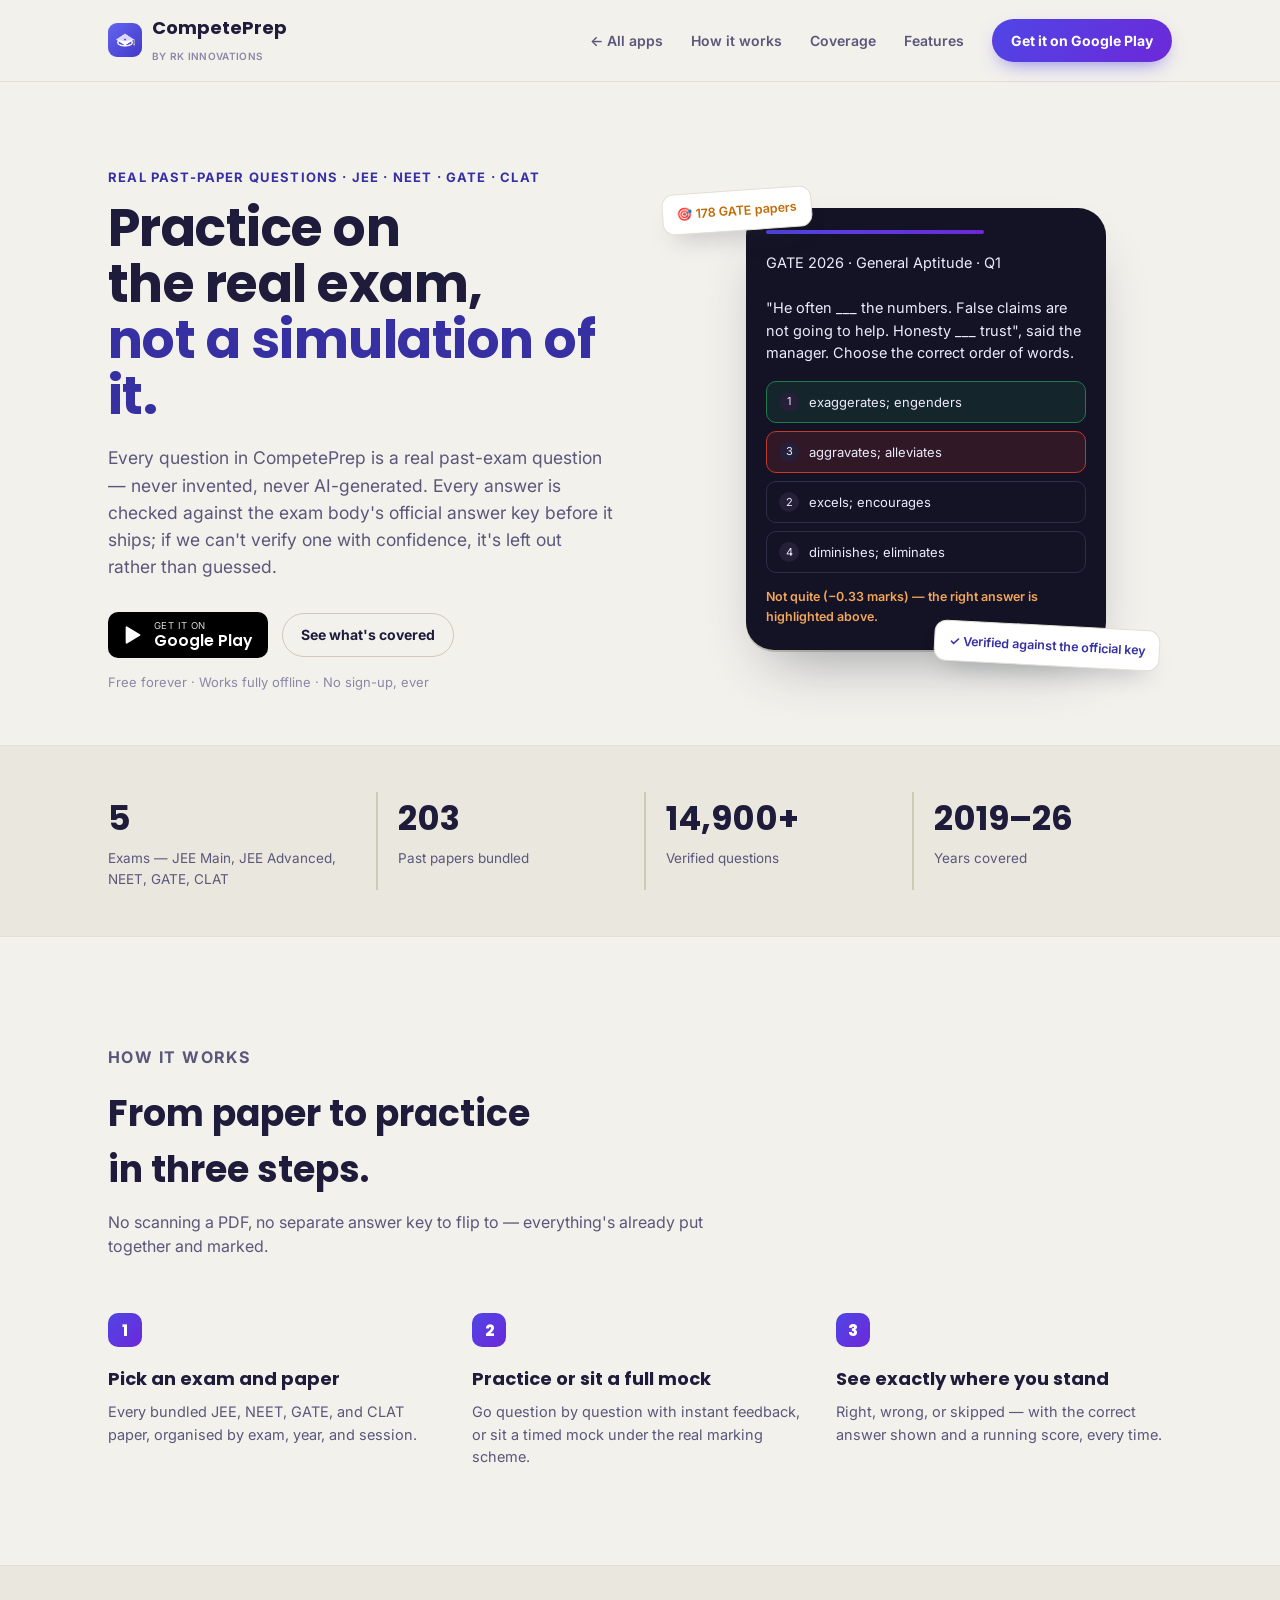
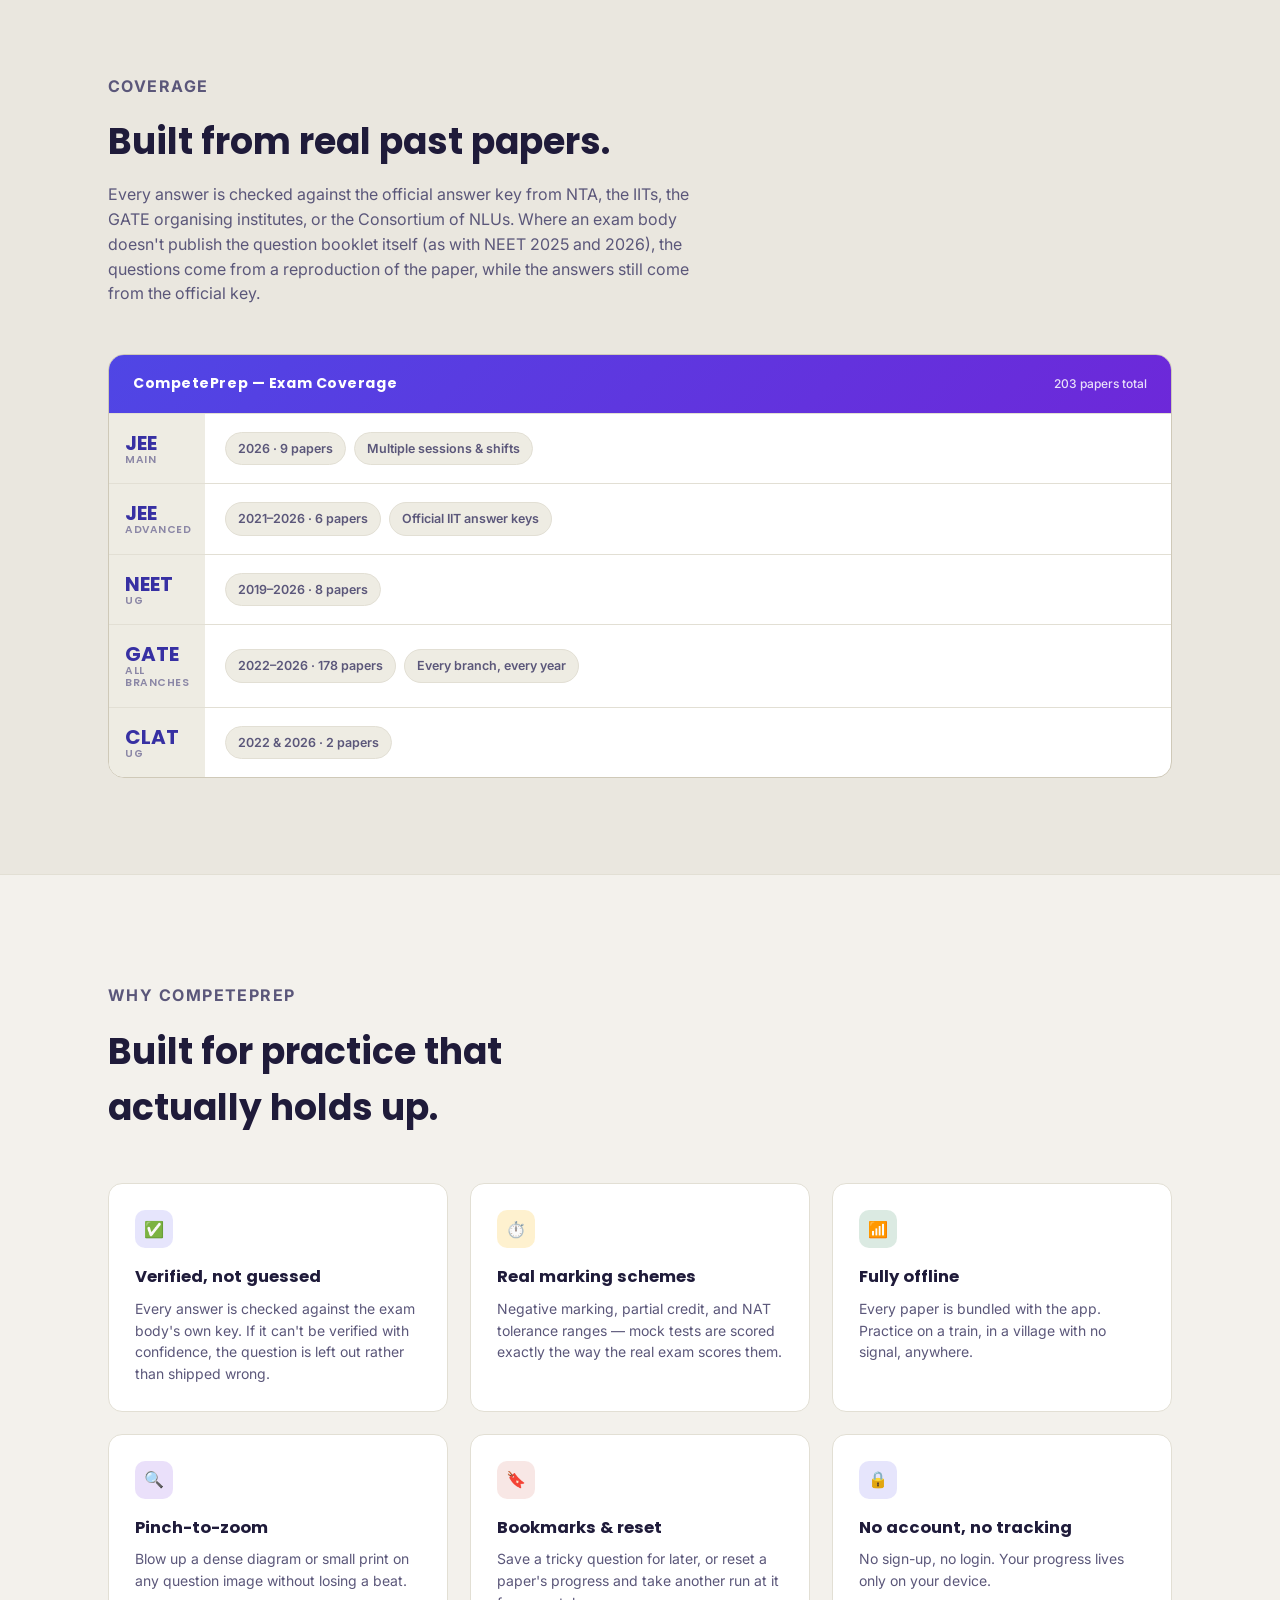
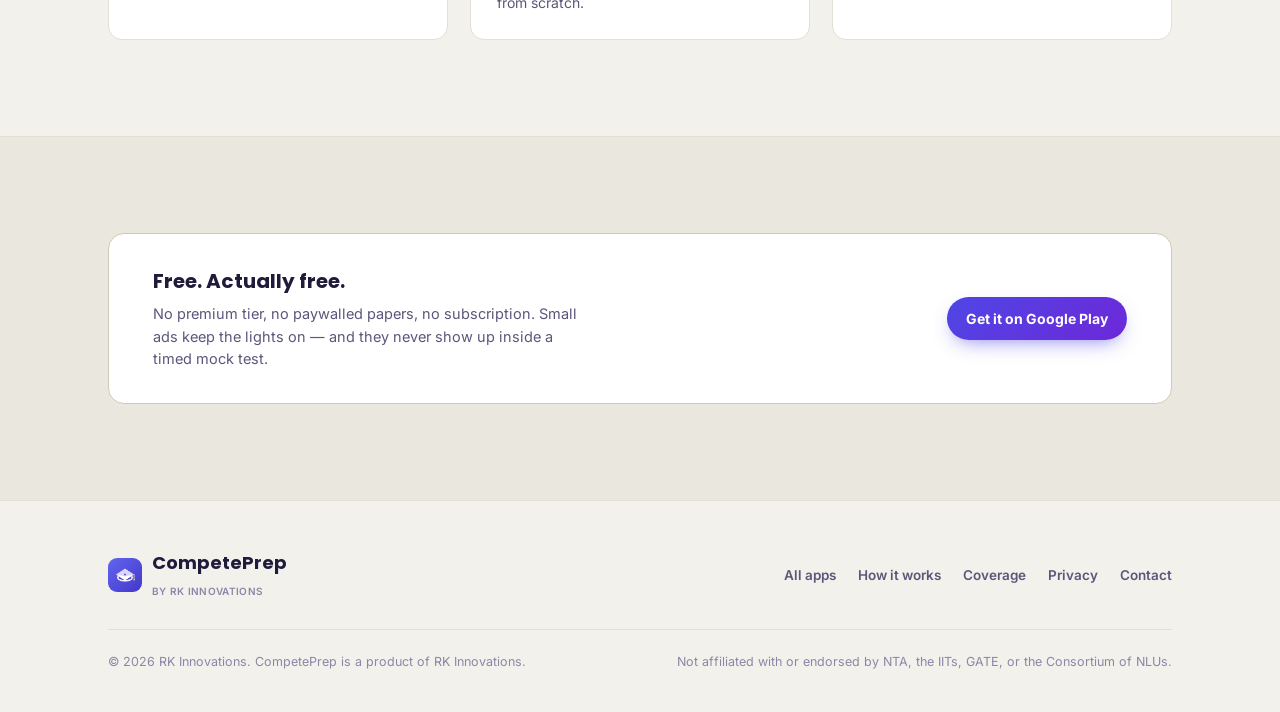
<file: CompetePrep/index.html>
<!DOCTYPE html>
<html lang="en">
<head>
<meta charset="UTF-8">
<meta name="viewport" content="width=device-width, initial-scale=1">
<title>CompetePrep — practice on the real exam</title>
<meta name="description" content="Free JEE, NEET, GATE and CLAT practice built from real past-paper questions, with every answer verified against the official key. From RK Innovations.">
<link rel="preconnect" href="https://fonts.googleapis.com">
<link rel="preconnect" href="https://fonts.gstatic.com" crossorigin>
<link href="https://fonts.googleapis.com/css2?family=Poppins:wght@600;700;800&family=Inter:wght@400;500;600;700&display=swap" rel="stylesheet">
<link rel="stylesheet" href="assets/site.css">
</head>
<body>

<nav class="nav">
  <div class="nav-row">
    <a class="brand" href="#top">
      <img class="brand-mark" src="/assets/competeprep-icon.png" alt="" width="34" height="34">
      <span>
        <span class="brand-name">CompetePrep</span><br>
        <span class="brand-super">BY RK INNOVATIONS</span>
      </span>
    </a>
    <div class="nav-links">
      <a class="home-link" href="/" aria-label="All RK Innovations apps">&larr;<span> All apps</span></a>
      <a class="hide-sm" href="#how">How it works</a>
      <a class="hide-sm" href="#coverage">Coverage</a>
      <a class="hide-sm" href="#features">Features</a>
      <a class="pill pill-primary" href="https://play.google.com/store/apps/details?id=com.competeprep.competeprep">Get it on Google Play</a>
    </div>
  </div>
</nav>

<main id="top">
  <section class="hero">
    <div class="container hero-grid">
      <div>
        <p class="eyebrow">Real past-paper questions · JEE · NEET · GATE · CLAT</p>
        <h1>Practice on the real exam,<br><span class="hero-accent">not a simulation of it.</span></h1>
        <p class="lede">Every question in CompetePrep is a real past-exam question — never invented, never AI-generated. Every answer is checked against the exam body's official answer key before it ships; if we can't verify one with confidence, it's left out rather than guessed.</p>
        <div class="hero-ctas">
          <a class="play-badge" href="https://play.google.com/store/apps/details?id=com.competeprep.competeprep" aria-label="Get CompetePrep on Google Play">
            <svg width="22" height="22" viewBox="0 0 24 24" fill="none"><path d="M4 3.5v17a1 1 0 0 0 1.5.87l14-8.5a1 1 0 0 0 0-1.74l-14-8.5A1 1 0 0 0 4 3.5z" fill="#fff"/></svg>
            <span class="play-text"><span class="play-eyebrow">GET IT ON</span><span class="play-name">Google Play</span></span>
          </a>
          <a class="pill pill-ghost" href="#coverage">See what's covered</a>
        </div>
        <p class="hero-note">Free forever · Works fully offline · No sign-up, ever</p>
      </div>
      <div class="sheet-wrap">
        <div class="floaty floaty-1">🎯 178 GATE papers</div>
        <div class="phone-mock">
          <div class="pm-bar"></div>
          <div class="pm-q">GATE 2026 · General Aptitude · Q1<br><br>"He often ___ the numbers. False claims are not going to help. Honesty ___ trust", said the manager. Choose the correct order of words.</div>
          <div class="pm-opt correct"><span class="pm-idx">1</span> exaggerates; engenders</div>
          <div class="pm-opt wrong"><span class="pm-idx">3</span> aggravates; alleviates</div>
          <div class="pm-opt"><span class="pm-idx">2</span> excels; encourages</div>
          <div class="pm-opt"><span class="pm-idx">4</span> diminishes; eliminates</div>
          <div class="pm-feedback">Not quite (−0.33 marks) — the right answer is highlighted above.</div>
        </div>
        <div class="floaty floaty-2">✓ Verified against the official key</div>
      </div>
    </div>
  </section>

  <section class="stats alt-bg">
    <div class="container stat-grid">
      <div class="stat"><div class="stat-num">5</div><div class="stat-label">Exams — JEE Main, JEE Advanced, NEET, GATE, CLAT</div></div>
      <div class="stat"><div class="stat-num">203</div><div class="stat-label">Past papers bundled</div></div>
      <div class="stat"><div class="stat-num">14,900+</div><div class="stat-label">Verified questions</div></div>
      <div class="stat"><div class="stat-num">2019–26</div><div class="stat-label">Years covered</div></div>
    </div>
  </section>

  <section id="how">
    <div class="container">
      <div class="section-head">
        <p class="eyebrow">How it works</p>
        <h2>From paper to practice in three steps.</h2>
        <p>No scanning a PDF, no separate answer key to flip to — everything's already put together and marked.</p>
      </div>
      <div class="steps">
        <div class="step"><div class="step-num">1</div><h3>Pick an exam and paper</h3><p>Every bundled JEE, NEET, GATE, and CLAT paper, organised by exam, year, and session.</p></div>
        <div class="step"><div class="step-num">2</div><h3>Practice or sit a full mock</h3><p>Go question by question with instant feedback, or sit a timed mock under the real marking scheme.</p></div>
        <div class="step"><div class="step-num">3</div><h3>See exactly where you stand</h3><p>Right, wrong, or skipped — with the correct answer shown and a running score, every time.</p></div>
      </div>
    </div>
  </section>

  <section id="coverage" class="alt-bg">
    <div class="container">
      <div class="section-head">
        <p class="eyebrow">Coverage</p>
        <h2>Built from real past papers.</h2>
        <p>Every answer is checked against the official answer key from NTA, the IITs, the GATE organising institutes, or the Consortium of NLUs. Where an exam body doesn't publish the question booklet itself (as with NEET 2025 and 2026), the questions come from a reproduction of the paper, while the answers still come from the official key.</p>
      </div>
      <div class="datesheet">
        <div class="datesheet-head"><span>CompetePrep — Exam Coverage</span><span class="sub">203 papers total</span></div>
        <div class="ds-row"><div class="ds-class">JEE<small>Main</small></div><div class="ds-subjects"><span class="chip">2026 · 9 papers</span><span class="chip">Multiple sessions &amp; shifts</span></div></div>
        <div class="ds-row"><div class="ds-class">JEE<small>Advanced</small></div><div class="ds-subjects"><span class="chip">2021–2026 · 6 papers</span><span class="chip">Official IIT answer keys</span></div></div>
        <div class="ds-row"><div class="ds-class">NEET<small>UG</small></div><div class="ds-subjects"><span class="chip">2019–2026 · 8 papers</span></div></div>
        <div class="ds-row"><div class="ds-class">GATE<small>All branches</small></div><div class="ds-subjects"><span class="chip">2022–2026 · 178 papers</span><span class="chip">Every branch, every year</span></div></div>
        <div class="ds-row"><div class="ds-class">CLAT<small>UG</small></div><div class="ds-subjects"><span class="chip">2022 &amp; 2026 · 2 papers</span></div></div>
      </div>
    </div>
  </section>

  <section id="features">
    <div class="container">
      <div class="section-head">
        <p class="eyebrow">Why CompetePrep</p>
        <h2>Built for practice that actually holds up.</h2>
      </div>
      <div class="feature-grid">
        <div class="feature">
          <div class="feature-icon" style="background:color-mix(in srgb, var(--indigo) 14%, transparent);">✅</div>
          <h3>Verified, not guessed</h3>
          <p>Every answer is checked against the exam body's own key. If it can't be verified with confidence, the question is left out rather than shipped wrong.</p>
        </div>
        <div class="feature">
          <div class="feature-icon" style="background:color-mix(in srgb, var(--gold) 22%, transparent);">⏱️</div>
          <h3>Real marking schemes</h3>
          <p>Negative marking, partial credit, and NAT tolerance ranges — mock tests are scored exactly the way the real exam scores them.</p>
        </div>
        <div class="feature">
          <div class="feature-icon" style="background:color-mix(in srgb, #1F7A4D 16%, transparent);">📶</div>
          <h3>Fully offline</h3>
          <p>Every paper is bundled with the app. Practice on a train, in a village with no signal, anywhere.</p>
        </div>
        <div class="feature">
          <div class="feature-icon" style="background:color-mix(in srgb, var(--violet) 14%, transparent);">🔍</div>
          <h3>Pinch-to-zoom</h3>
          <p>Blow up a dense diagram or small print on any question image without losing a beat.</p>
        </div>
        <div class="feature">
          <div class="feature-icon" style="background:color-mix(in srgb, var(--ink-red) 12%, transparent);">🔖</div>
          <h3>Bookmarks &amp; reset</h3>
          <p>Save a tricky question for later, or reset a paper's progress and take another run at it from scratch.</p>
        </div>
        <div class="feature">
          <div class="feature-icon" style="background:color-mix(in srgb, var(--indigo) 14%, transparent);">🔒</div>
          <h3>No account, no tracking</h3>
          <p>No sign-up, no login. Your progress lives only on your device.</p>
        </div>
      </div>
    </div>
  </section>

  <section id="pricing" class="alt-bg">
    <div class="container">
      <div class="free-band">
        <div>
          <h3>Free. Actually free.</h3>
          <p>No premium tier, no paywalled papers, no subscription. Small ads keep the lights on — and they never show up inside a timed mock test.</p>
        </div>
        <a class="pill pill-primary" href="https://play.google.com/store/apps/details?id=com.competeprep.competeprep">Get it on Google Play</a>
      </div>
    </div>
  </section>
</main>

<footer>
  <div class="container">
    <div class="footer-row">
      <a class="brand" href="#top">
        <img class="brand-mark" src="/assets/competeprep-icon.png" alt="" width="34" height="34">
        <span><span class="brand-name">CompetePrep</span><br><span class="brand-super">BY RK INNOVATIONS</span></span>
      </a>
      <div class="footer-links">
        <a href="/">All apps</a>
        <a href="#how">How it works</a>
        <a href="#coverage">Coverage</a>
        <a href="/CompetePrep/privacy.html">Privacy</a>
        <a href="mailto:info@rk-innovations.in">Contact</a>
      </div>
    </div>
    <div class="footer-bottom">
      <span>© 2026 RK Innovations. CompetePrep is a product of RK Innovations.</span>
      <span>Not affiliated with or endorsed by NTA, the IITs, GATE, or the Consortium of NLUs.</span>
    </div>
  </div>
</footer>
</body>
</html>
</file>
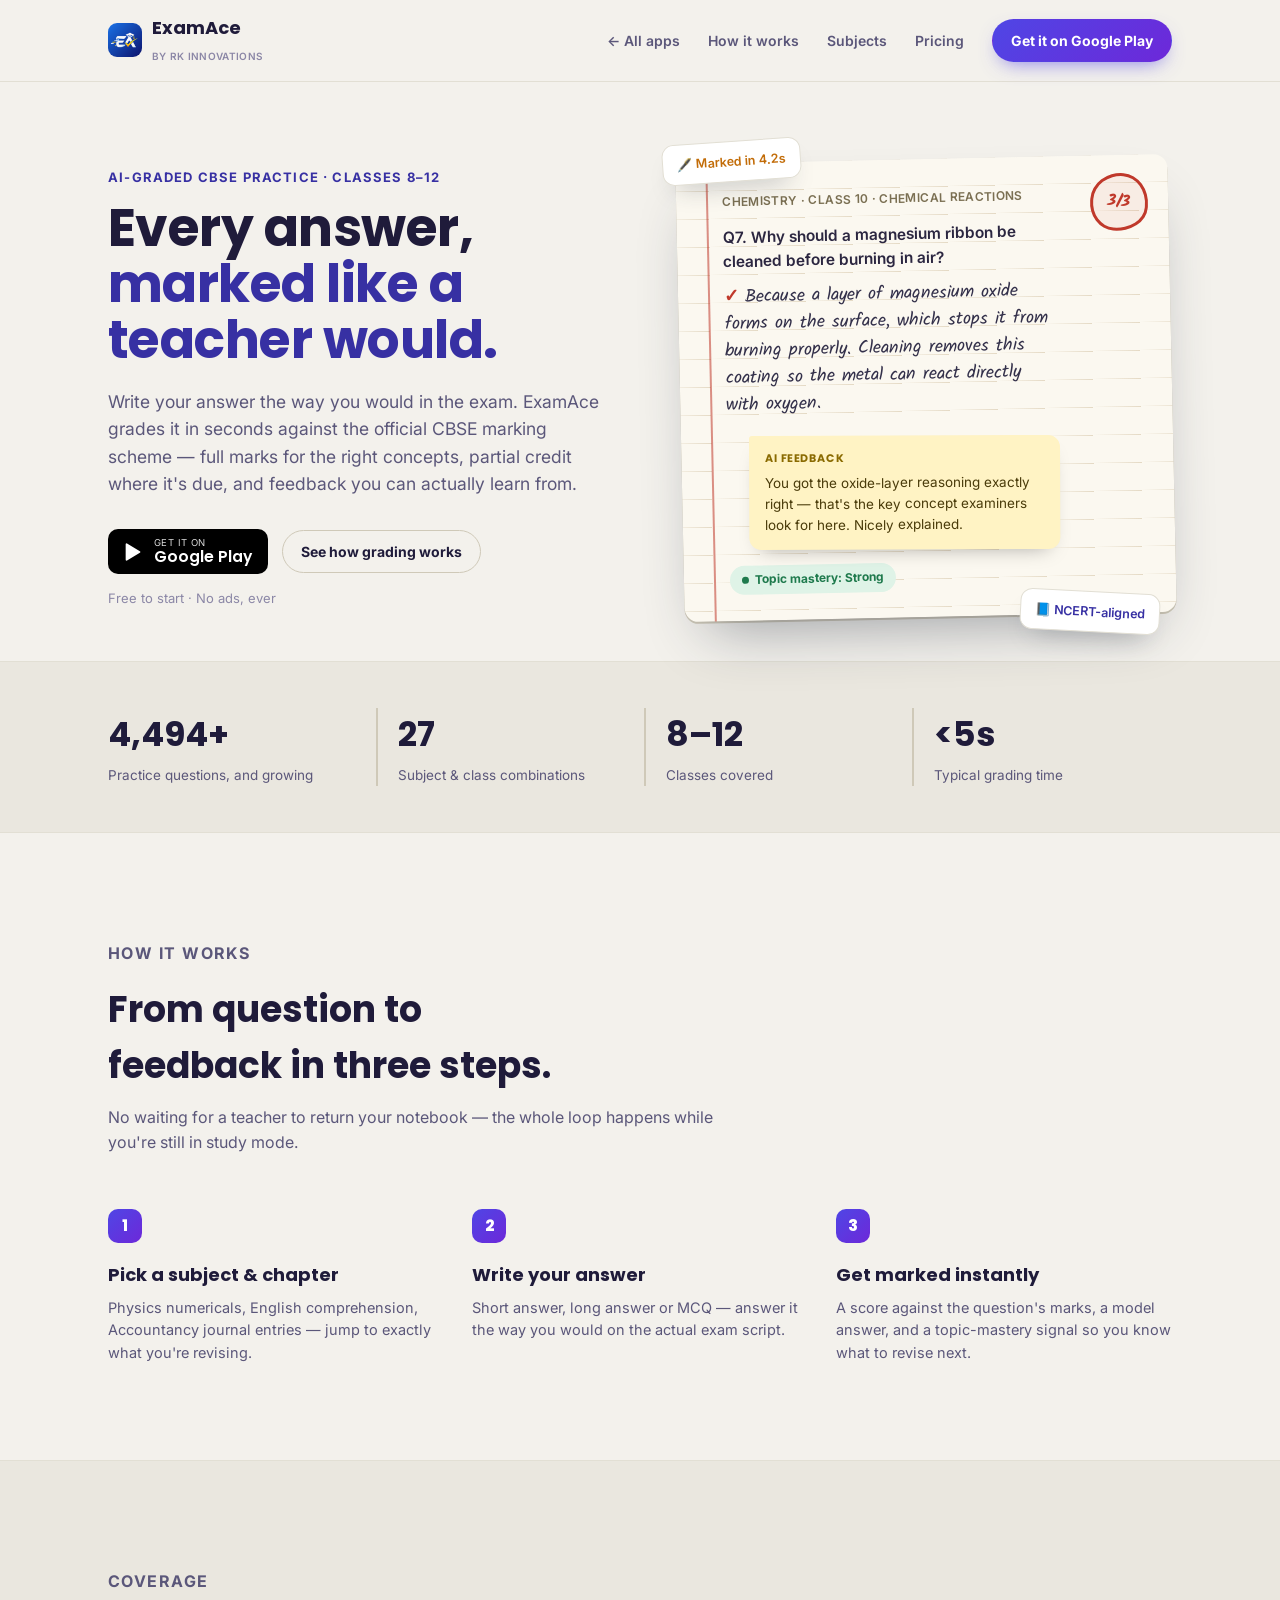
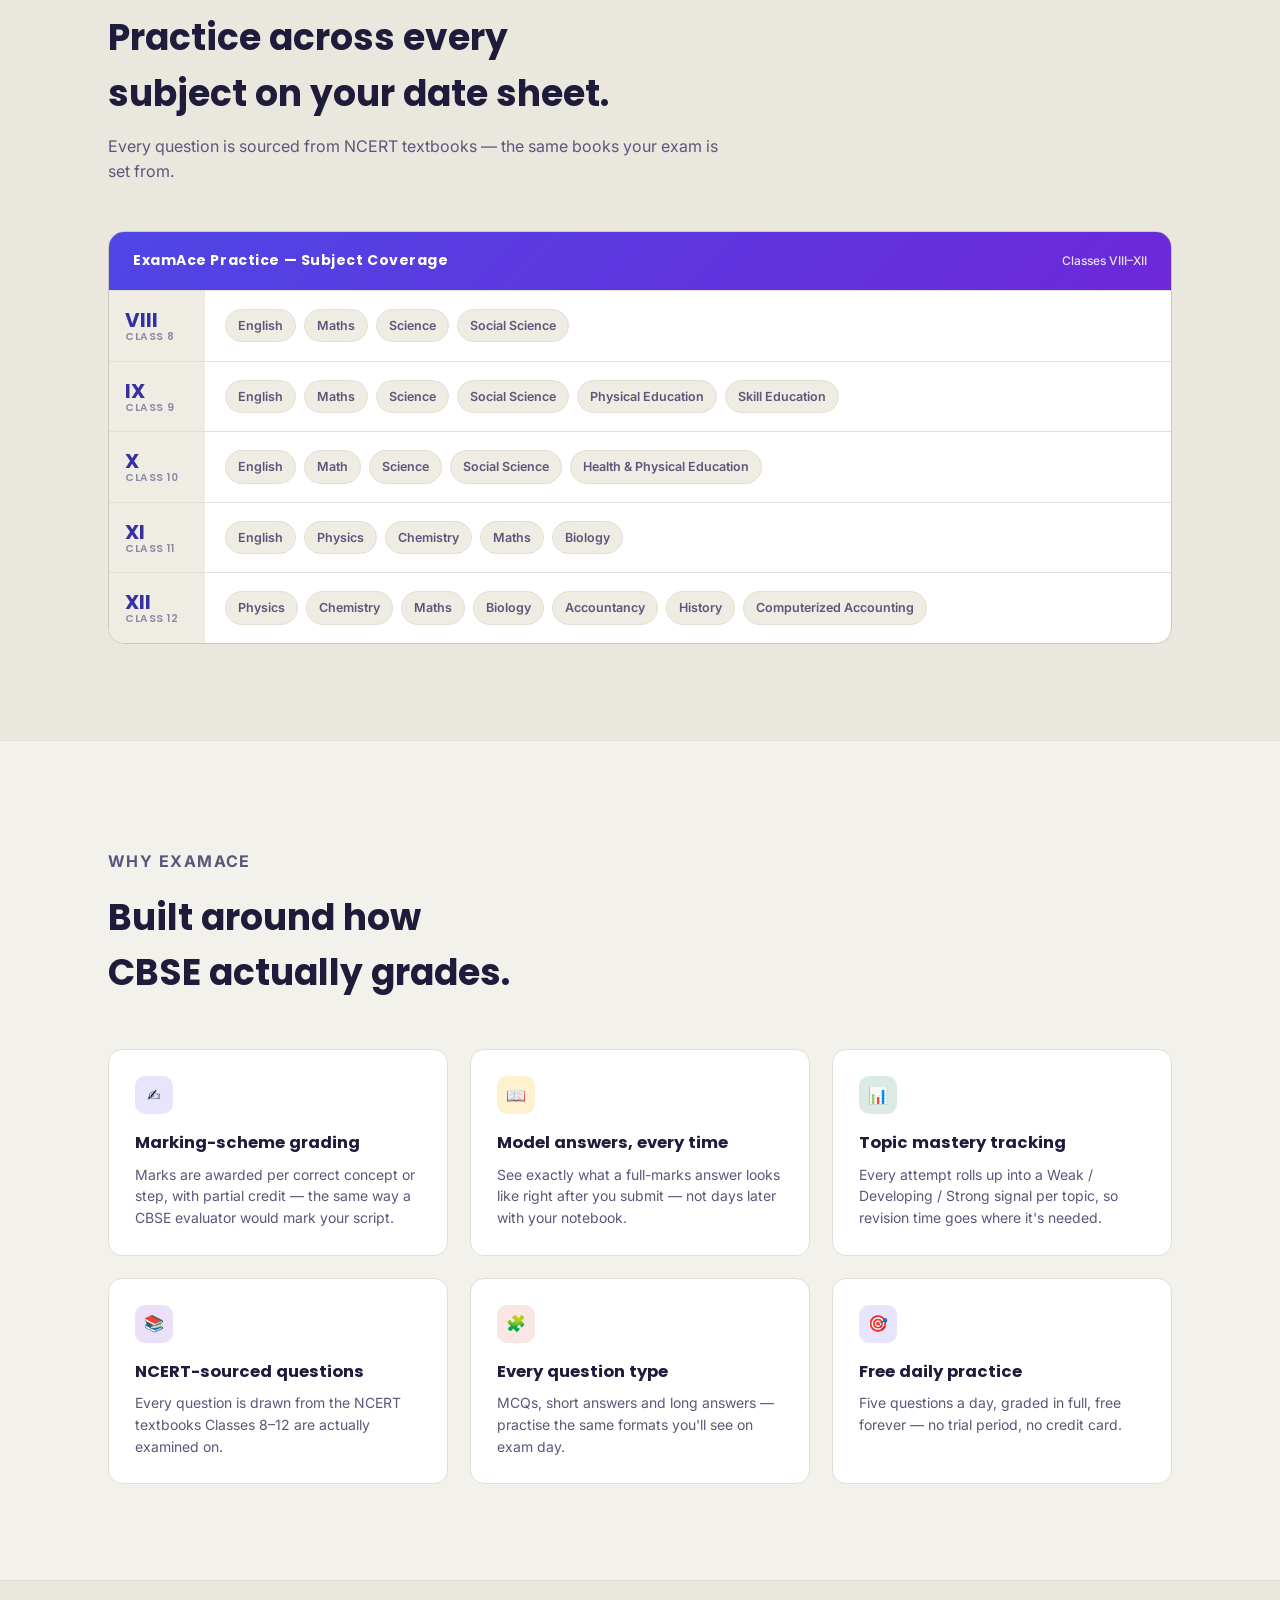
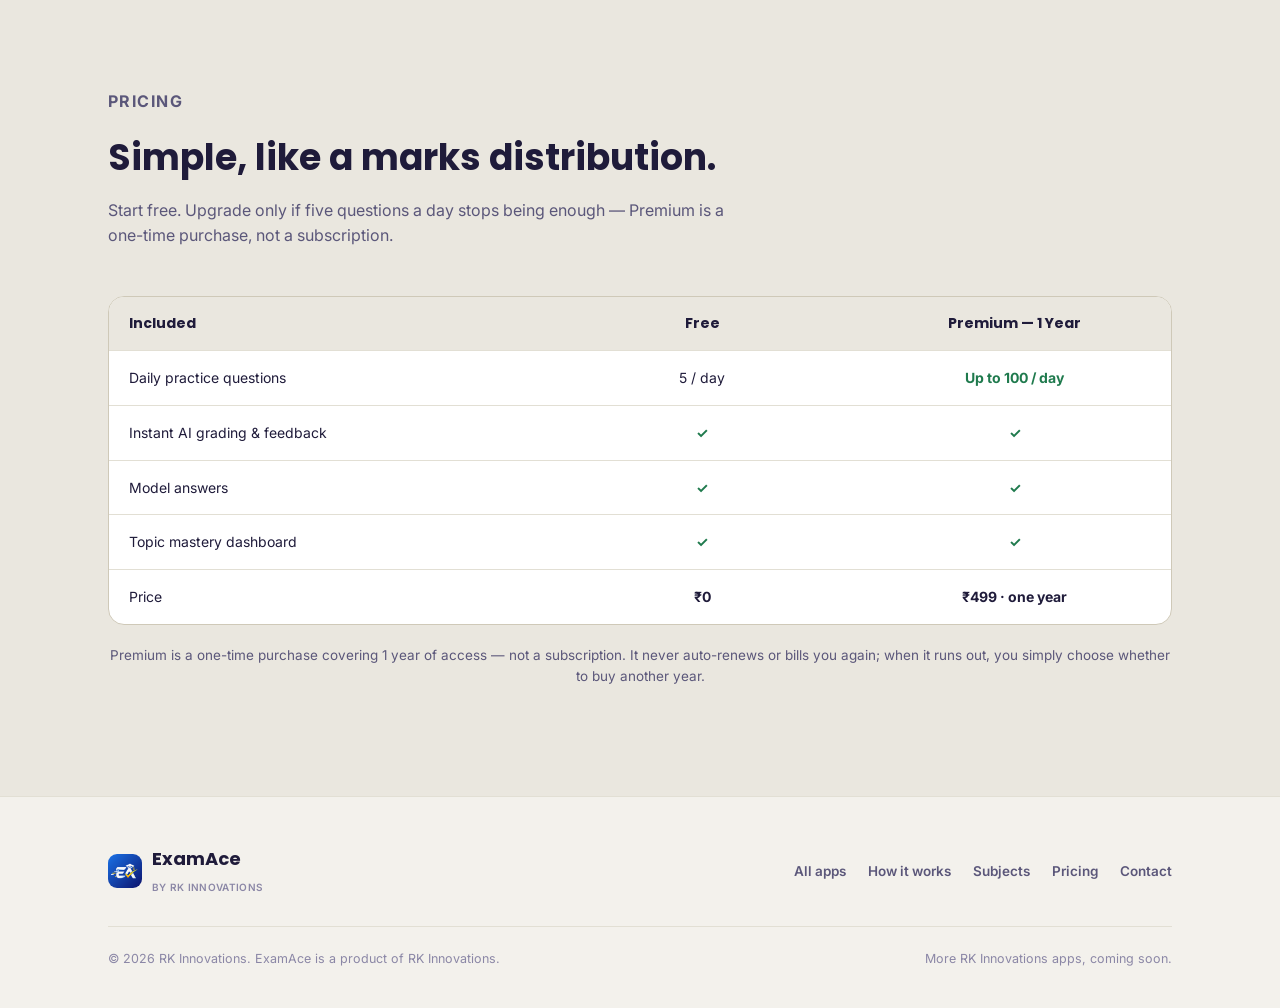
<file: examace/index.html>
<!DOCTYPE html>
<html lang="en">
<head>
<meta charset="UTF-8">
<meta name="viewport" content="width=device-width, initial-scale=1">
<title>ExamAce — AI-graded CBSE practice</title>
<meta name="description" content="AI-graded CBSE practice for Classes 8-12, from RK Innovations.">
<link rel="preconnect" href="https://fonts.googleapis.com">
<link rel="preconnect" href="https://fonts.gstatic.com" crossorigin>
<link href="https://fonts.googleapis.com/css2?family=Poppins:wght@600;700;800&family=Inter:wght@400;500;600;700&family=Kalam:wght@400;700&display=swap" rel="stylesheet">
<link rel="stylesheet" href="assets/site.css">
</head>
<body>

<nav class="nav">
  <div class="nav-row">
    <a class="brand" href="#top">
      <img class="brand-mark" src="/assets/examace-icon.png" alt="" width="34" height="34">
      <span>
        <span class="brand-name">ExamAce</span><br>
        <span class="brand-super">BY RK INNOVATIONS</span>
      </span>
    </a>
    <div class="nav-links">
      <a class="home-link" href="/" aria-label="All RK Innovations apps">&larr;<span> All apps</span></a>
      <a class="hide-sm" href="#how">How it works</a>
      <a class="hide-sm" href="#subjects">Subjects</a>
      <a class="hide-sm" href="#pricing">Pricing</a>
      <a class="pill pill-primary" href="https://play.google.com/store/apps/details?id=com.examace.examace&amp;pcampaignid=web_share">Get it on Google Play</a>
    </div>
  </div>
</nav>

<main id="top">
  <section class="hero">
    <div class="container hero-grid">
      <div>
        <p class="eyebrow">AI-graded CBSE practice · Classes 8–12</p>
        <h1>Every answer,<br><span class="hero-accent">marked like a teacher would.</span></h1>
        <p class="lede">Write your answer the way you would in the exam. ExamAce grades it in seconds against the official CBSE marking scheme — full marks for the right concepts, partial credit where it's due, and feedback you can actually learn from.</p>
        <div class="hero-ctas">
          <a class="play-badge" href="https://play.google.com/store/apps/details?id=com.examace.examace&amp;pcampaignid=web_share" aria-label="Get ExamAce on Google Play">
            <svg width="22" height="22" viewBox="0 0 24 24" fill="none"><path d="M4 3.5v17a1 1 0 0 0 1.5.87l14-8.5a1 1 0 0 0 0-1.74l-14-8.5A1 1 0 0 0 4 3.5z" fill="#fff"/></svg>
            <span class="play-text"><span class="play-eyebrow">GET IT ON</span><span class="play-name">Google Play</span></span>
          </a>
          <a class="pill pill-ghost" href="#how">See how grading works</a>
        </div>
        <p class="hero-note">Free to start · No ads, ever</p>
      </div>
      <div class="sheet-wrap">
        <div class="floaty floaty-1">🖋️ Marked in 4.2s</div>
        <div class="sheet">
          <div class="sheet-head">Chemistry · Class 10 · Chemical Reactions</div>
          <div class="sheet-q">Q7. Why should a magnesium ribbon be cleaned before burning in air?</div>
          <div class="sheet-answer"><span class="mark-tick">✓</span>Because a layer of magnesium oxide forms on the surface, which stops it from burning properly. Cleaning removes this coating so the metal can react directly with oxygen.</div>
          <div class="score-circle">3/3</div>
          <div class="sticky">
            <b>AI Feedback</b>
            You got the oxide-layer reasoning exactly right — that's the key concept examiners look for here. Nicely explained.
          </div>
          <div class="mastery-chip"><span class="dot"></span>Topic mastery: Strong</div>
        </div>
        <div class="floaty floaty-2">📘 NCERT-aligned</div>
      </div>
    </div>
  </section>

  <section class="stats alt-bg">
    <div class="container stat-grid">
      <div class="stat"><div class="stat-num">4,494+</div><div class="stat-label">Practice questions, and growing</div></div>
      <div class="stat"><div class="stat-num">27</div><div class="stat-label">Subject &amp; class combinations</div></div>
      <div class="stat"><div class="stat-num">8–12</div><div class="stat-label">Classes covered</div></div>
      <div class="stat"><div class="stat-num">&lt;5s</div><div class="stat-label">Typical grading time</div></div>
    </div>
  </section>

  <section id="how">
    <div class="container">
      <div class="section-head">
        <p class="eyebrow">How it works</p>
        <h2>From question to feedback in three steps.</h2>
        <p>No waiting for a teacher to return your notebook — the whole loop happens while you're still in study mode.</p>
      </div>
      <div class="steps">
        <div class="step"><div class="step-num">1</div><h3>Pick a subject &amp; chapter</h3><p>Physics numericals, English comprehension, Accountancy journal entries — jump to exactly what you're revising.</p></div>
        <div class="step"><div class="step-num">2</div><h3>Write your answer</h3><p>Short answer, long answer or MCQ — answer it the way you would on the actual exam script.</p></div>
        <div class="step"><div class="step-num">3</div><h3>Get marked instantly</h3><p>A score against the question's marks, a model answer, and a topic-mastery signal so you know what to revise next.</p></div>
      </div>
    </div>
  </section>

  <section id="subjects" class="alt-bg">
    <div class="container">
      <div class="section-head">
        <p class="eyebrow">Coverage</p>
        <h2>Practice across every subject on your date sheet.</h2>
        <p>Every question is sourced from NCERT textbooks — the same books your exam is set from.</p>
      </div>
      <div class="datesheet">
        <div class="datesheet-head"><span>ExamAce Practice — Subject Coverage</span><span class="sub">Classes VIII–XII</span></div>
        <div class="ds-row"><div class="ds-class">VIII<small>Class 8</small></div><div class="ds-subjects"><span class="chip">English</span><span class="chip">Maths</span><span class="chip">Science</span><span class="chip">Social Science</span></div></div>
        <div class="ds-row"><div class="ds-class">IX<small>Class 9</small></div><div class="ds-subjects"><span class="chip">English</span><span class="chip">Maths</span><span class="chip">Science</span><span class="chip">Social Science</span><span class="chip">Physical Education</span><span class="chip">Skill Education</span></div></div>
        <div class="ds-row"><div class="ds-class">X<small>Class 10</small></div><div class="ds-subjects"><span class="chip">English</span><span class="chip">Math</span><span class="chip">Science</span><span class="chip">Social Science</span><span class="chip">Health &amp; Physical Education</span></div></div>
        <div class="ds-row"><div class="ds-class">XI<small>Class 11</small></div><div class="ds-subjects"><span class="chip">English</span><span class="chip">Physics</span><span class="chip">Chemistry</span><span class="chip">Maths</span><span class="chip">Biology</span></div></div>
        <div class="ds-row"><div class="ds-class">XII<small>Class 12</small></div><div class="ds-subjects"><span class="chip">Physics</span><span class="chip">Chemistry</span><span class="chip">Maths</span><span class="chip">Biology</span><span class="chip">Accountancy</span><span class="chip">History</span><span class="chip">Computerized Accounting</span></div></div>
      </div>
    </div>
  </section>

  <section id="features">
    <div class="container">
      <div class="section-head">
        <p class="eyebrow">Why ExamAce</p>
        <h2>Built around how CBSE actually grades.</h2>
      </div>
      <div class="feature-grid">
        <div class="feature">
          <div class="feature-icon" style="background:color-mix(in srgb, var(--indigo) 14%, transparent);">✍️</div>
          <h3>Marking-scheme grading</h3>
          <p>Marks are awarded per correct concept or step, with partial credit — the same way a CBSE evaluator would mark your script.</p>
        </div>
        <div class="feature">
          <div class="feature-icon" style="background:color-mix(in srgb, var(--gold) 22%, transparent);">📖</div>
          <h3>Model answers, every time</h3>
          <p>See exactly what a full-marks answer looks like right after you submit — not days later with your notebook.</p>
        </div>
        <div class="feature">
          <div class="feature-icon" style="background:color-mix(in srgb, #1F7A4D 16%, transparent);">📊</div>
          <h3>Topic mastery tracking</h3>
          <p>Every attempt rolls up into a Weak / Developing / Strong signal per topic, so revision time goes where it's needed.</p>
        </div>
        <div class="feature">
          <div class="feature-icon" style="background:color-mix(in srgb, var(--violet) 14%, transparent);">📚</div>
          <h3>NCERT-sourced questions</h3>
          <p>Every question is drawn from the NCERT textbooks Classes 8–12 are actually examined on.</p>
        </div>
        <div class="feature">
          <div class="feature-icon" style="background:color-mix(in srgb, var(--ink-red) 12%, transparent);">🧩</div>
          <h3>Every question type</h3>
          <p>MCQs, short answers and long answers — practise the same formats you'll see on exam day.</p>
        </div>
        <div class="feature">
          <div class="feature-icon" style="background:color-mix(in srgb, var(--indigo) 14%, transparent);">🎯</div>
          <h3>Free daily practice</h3>
          <p>Five questions a day, graded in full, free forever — no trial period, no credit card.</p>
        </div>
      </div>
    </div>
  </section>

  <section id="pricing" class="alt-bg">
    <div class="container">
      <div class="section-head">
        <p class="eyebrow">Pricing</p>
        <h2>Simple, like a marks distribution.</h2>
        <p>Start free. Upgrade only if five questions a day stops being enough — Premium is a one-time purchase, not a subscription.</p>
      </div>
      <div class="marks-table">
        <div class="mt-row head">
          <div class="mt-cell">Included</div>
          <div class="mt-cell">Free</div>
          <div class="mt-cell">Premium — 1 Year</div>
        </div>
        <div class="mt-row">
          <div class="mt-cell plan-name">Daily practice questions</div>
          <div class="mt-cell">5 / day</div>
          <div class="mt-cell yes">Up to 100 / day</div>
        </div>
        <div class="mt-row">
          <div class="mt-cell plan-name">Instant AI grading &amp; feedback</div>
          <div class="mt-cell yes">✓</div>
          <div class="mt-cell yes">✓</div>
        </div>
        <div class="mt-row">
          <div class="mt-cell plan-name">Model answers</div>
          <div class="mt-cell yes">✓</div>
          <div class="mt-cell yes">✓</div>
        </div>
        <div class="mt-row">
          <div class="mt-cell plan-name">Topic mastery dashboard</div>
          <div class="mt-cell yes">✓</div>
          <div class="mt-cell yes">✓</div>
        </div>
        <div class="mt-row">
          <div class="mt-cell plan-name">Price</div>
          <div class="mt-cell" style="font-weight:700;">₹0</div>
          <div class="mt-cell" style="font-weight:700;">₹499 · one year</div>
        </div>
      </div>
      <p style="text-align:center; margin-top:20px; font-size:13.5px; color:var(--text-soft);">Premium is a one-time purchase covering 1 year of access — not a subscription. It never auto-renews or bills you again; when it runs out, you simply choose whether to buy another year.</p>
    </div>
  </section>
</main>

<footer>
  <div class="container">
    <div class="footer-row">
      <a class="brand" href="#top">
        <img class="brand-mark" src="/assets/examace-icon.png" alt="" width="34" height="34">
        <span><span class="brand-name">ExamAce</span><br><span class="brand-super">BY RK INNOVATIONS</span></span>
      </a>
      <div class="footer-links">
        <a href="/">All apps</a>
        <a href="#how">How it works</a>
        <a href="#subjects">Subjects</a>
        <a href="#pricing">Pricing</a>
        <a href="mailto:hello@rk-innovations.in">Contact</a>
      </div>
    </div>
    <div class="footer-bottom">
      <span>© 2026 RK Innovations. ExamAce is a product of RK Innovations.</span>
      <span>More RK Innovations apps, coming soon.</span>
    </div>
  </div>
</footer>
</body>
</html>
</file>
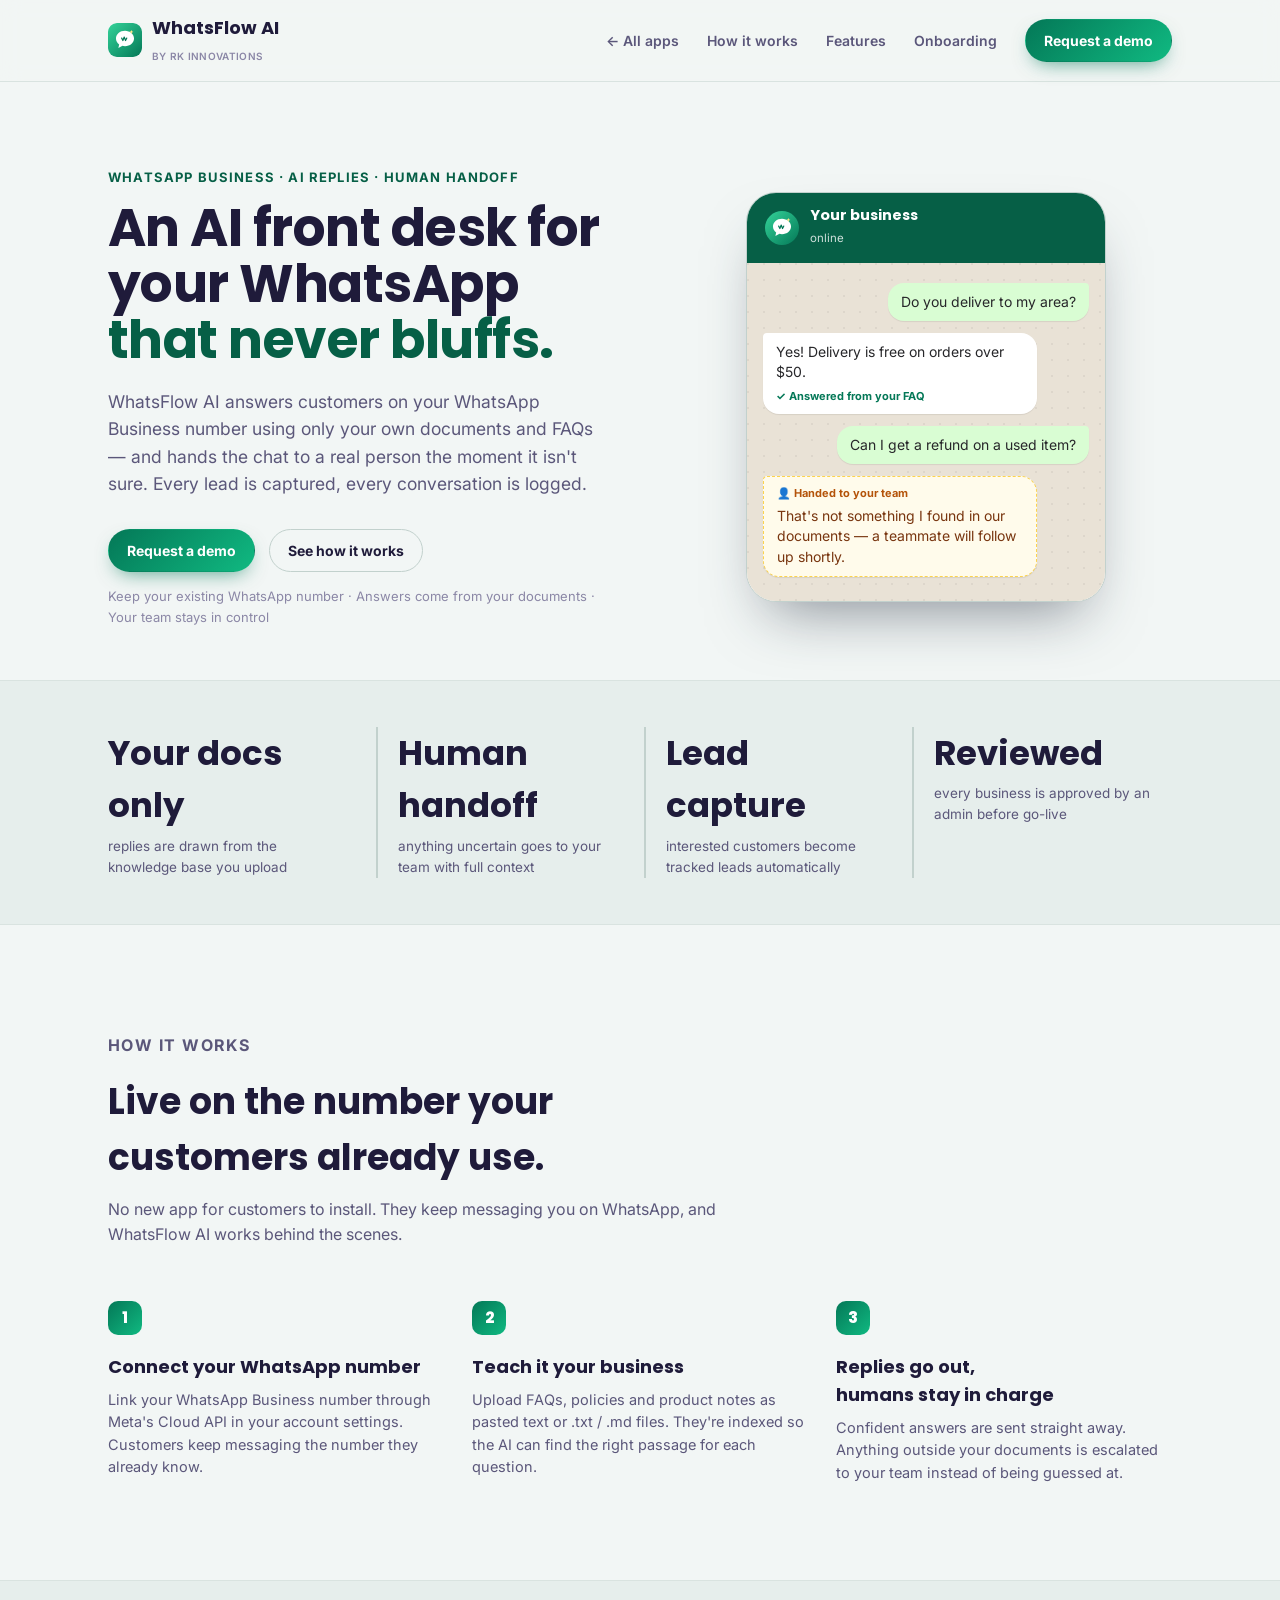
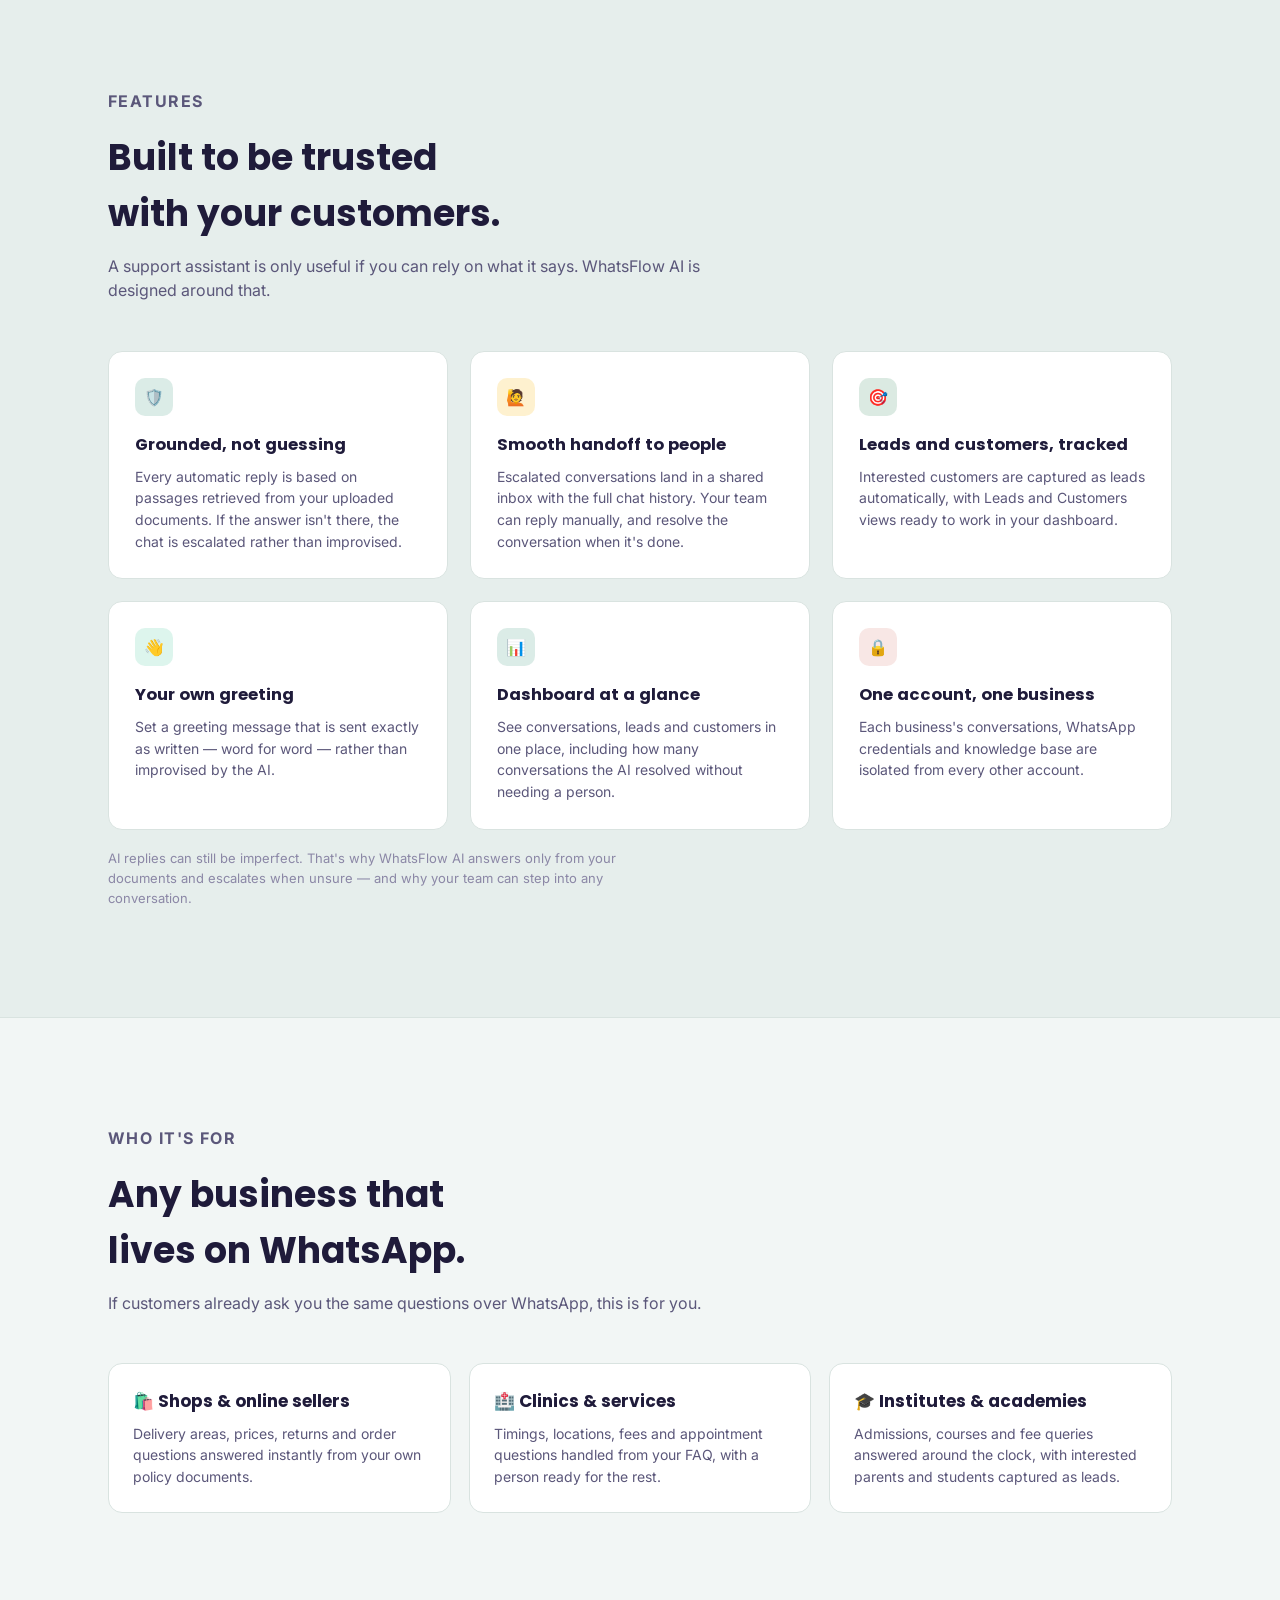
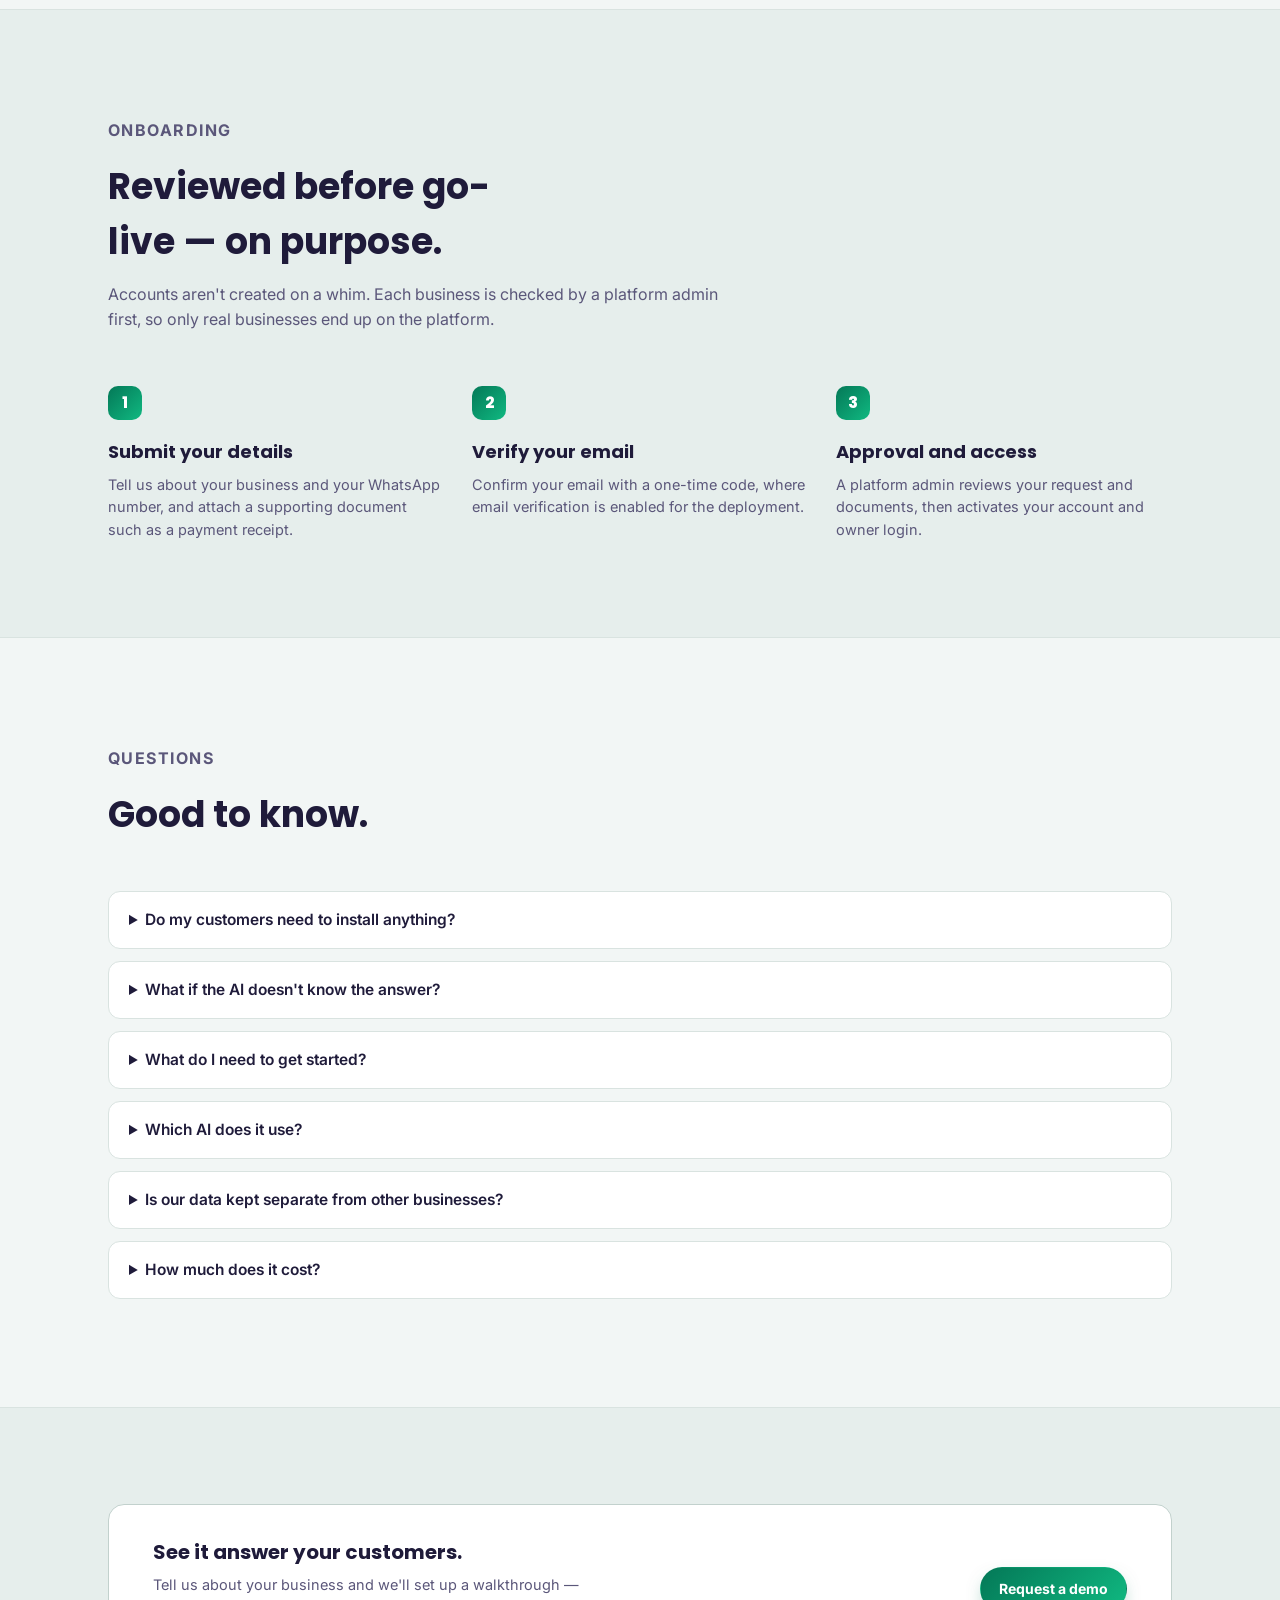
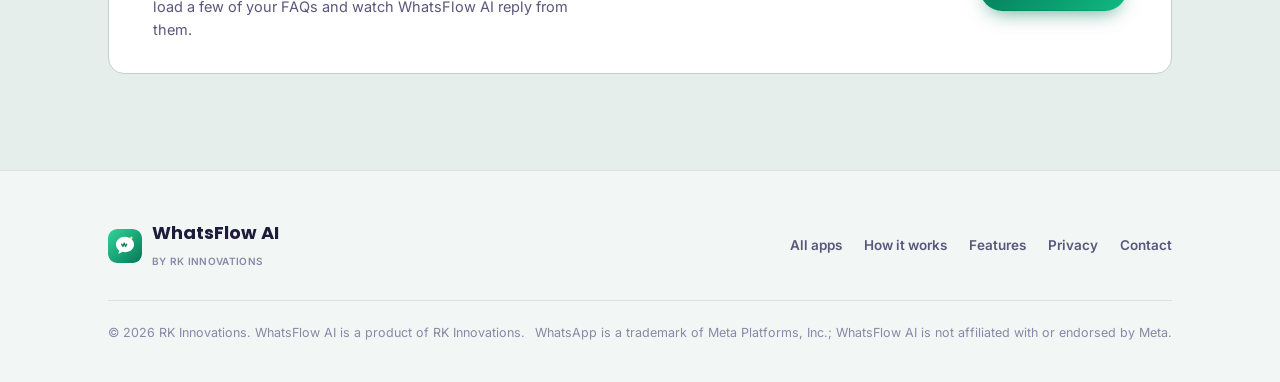
<file: whatsflow-ai/index.html>
<!DOCTYPE html>
<html lang="en">
<head>
<meta charset="UTF-8">
<meta name="viewport" content="width=device-width, initial-scale=1">
<title>WhatsFlow AI — an AI front desk for your WhatsApp</title>
<meta name="description" content="WhatsFlow AI answers customers on your WhatsApp Business number using only your own documents and FAQs, and hands off to a real person the moment it isn't sure. Leads captured, conversations logged. From RK Innovations.">
<meta property="og:title" content="WhatsFlow AI — an AI front desk that never bluffs">
<meta property="og:description" content="Answers customers on WhatsApp from your own documents, hands off to your team when unsure, and captures every lead.">
<meta property="og:type" content="website">
<meta property="og:url" content="https://rk-innovations.in/whatsflow-ai/">
<link rel="icon" href="/assets/whatsflowai-icon.svg" type="image/svg+xml">
<link rel="preconnect" href="https://fonts.googleapis.com">
<link rel="preconnect" href="https://fonts.gstatic.com" crossorigin>
<link href="https://fonts.googleapis.com/css2?family=Poppins:wght@600;700;800&family=Inter:wght@400;500;600;700&display=swap" rel="stylesheet">
<link rel="stylesheet" href="assets/site.css">
</head>
<body>

<nav class="nav">
  <div class="nav-row">
    <a class="brand" href="#top">
      <img class="brand-mark" src="/assets/whatsflowai-icon.svg" alt="" width="34" height="34">
      <span>
        <span class="brand-name">WhatsFlow AI</span><br>
        <span class="brand-super">BY RK INNOVATIONS</span>
      </span>
    </a>
    <div class="nav-links">
      <a class="home-link" href="/" aria-label="All RK Innovations apps">&larr;<span> All apps</span></a>
      <a class="hide-sm" href="#how">How it works</a>
      <a class="hide-sm" href="#features">Features</a>
      <a class="hide-sm" href="#onboarding">Onboarding</a>
      <a class="pill pill-primary" href="mailto:info@rk-innovations.in?subject=WhatsFlow%20AI%20demo%20request">Request a demo</a>
    </div>
  </div>
</nav>

<main id="top">
  <section class="hero">
    <div class="container hero-grid">
      <div>
        <p class="eyebrow">WhatsApp Business · AI replies · Human handoff</p>
        <h1>An AI front desk for your WhatsApp<br><span class="hero-accent">that never bluffs.</span></h1>
        <p class="lede">WhatsFlow AI answers customers on your WhatsApp Business number using only your own documents and FAQs — and hands the chat to a real person the moment it isn't sure. Every lead is captured, every conversation is logged.</p>
        <div class="hero-ctas">
          <a class="pill pill-primary" href="mailto:info@rk-innovations.in?subject=WhatsFlow%20AI%20demo%20request">Request a demo</a>
          <a class="pill pill-ghost" href="#how">See how it works</a>
        </div>
        <p class="hero-note">Keep your existing WhatsApp number · Answers come from your documents · Your team stays in control</p>
      </div>
      <div class="hero-chat">
        <div class="chat" role="img" aria-label="Example WhatsApp conversation: the AI answers a delivery question from the business's FAQ, then hands a refund question to the team">
          <div class="chat-head">
            <img src="/assets/whatsflowai-icon.svg" alt="" width="34" height="34">
            <div><b>Your business</b><small>online</small></div>
          </div>
          <div class="chat-body">
            <div class="bubble in">Do you deliver to my area?</div>
            <div class="bubble out">Yes! Delivery is free on orders over $50.<span class="tag">✓ Answered from your FAQ</span></div>
            <div class="bubble in">Can I get a refund on a used item?</div>
            <div class="bubble out handoff"><span class="tag">👤 Handed to your team</span>That's not something I found in our documents — a teammate will follow up shortly.</div>
          </div>
        </div>
      </div>
    </div>
  </section>

  <section class="stats alt-bg">
    <div class="container stat-grid">
      <div class="stat"><div class="stat-num">Your docs only</div><div class="stat-label">replies are drawn from the knowledge base you upload</div></div>
      <div class="stat"><div class="stat-num">Human handoff</div><div class="stat-label">anything uncertain goes to your team with full context</div></div>
      <div class="stat"><div class="stat-num">Lead capture</div><div class="stat-label">interested customers become tracked leads automatically</div></div>
      <div class="stat"><div class="stat-num">Reviewed</div><div class="stat-label">every business is approved by an admin before go-live</div></div>
    </div>
  </section>

  <section id="how">
    <div class="container">
      <div class="section-head">
        <p class="eyebrow">How it works</p>
        <h2>Live on the number your customers already use.</h2>
        <p>No new app for customers to install. They keep messaging you on WhatsApp, and WhatsFlow AI works behind the scenes.</p>
      </div>
      <div class="steps">
        <div class="step"><div class="step-num">1</div><h3>Connect your WhatsApp number</h3><p>Link your WhatsApp Business number through Meta's Cloud API in your account settings. Customers keep messaging the number they already know.</p></div>
        <div class="step"><div class="step-num">2</div><h3>Teach it your business</h3><p>Upload FAQs, policies and product notes as pasted text or .txt / .md files. They're indexed so the AI can find the right passage for each question.</p></div>
        <div class="step"><div class="step-num">3</div><h3>Replies go out, humans stay in charge</h3><p>Confident answers are sent straight away. Anything outside your documents is escalated to your team instead of being guessed at.</p></div>
      </div>
    </div>
  </section>

  <section id="features" class="alt-bg">
    <div class="container">
      <div class="section-head">
        <p class="eyebrow">Features</p>
        <h2>Built to be trusted with your customers.</h2>
        <p>A support assistant is only useful if you can rely on what it says. WhatsFlow AI is designed around that.</p>
      </div>
      <div class="feature-grid">
        <div class="feature"><div class="feature-icon" style="background:color-mix(in srgb, var(--indigo) 14%, transparent);">🛡️</div><h3>Grounded, not guessing</h3><p>Every automatic reply is based on passages retrieved from your uploaded documents. If the answer isn't there, the chat is escalated rather than improvised.</p></div>
        <div class="feature"><div class="feature-icon" style="background:color-mix(in srgb, var(--gold) 22%, transparent);">🙋</div><h3>Smooth handoff to people</h3><p>Escalated conversations land in a shared inbox with the full chat history. Your team can reply manually, and resolve the conversation when it's done.</p></div>
        <div class="feature"><div class="feature-icon" style="background:color-mix(in srgb, #1F7A4D 16%, transparent);">🎯</div><h3>Leads and customers, tracked</h3><p>Interested customers are captured as leads automatically, with Leads and Customers views ready to work in your dashboard.</p></div>
        <div class="feature"><div class="feature-icon" style="background:color-mix(in srgb, var(--violet) 14%, transparent);">👋</div><h3>Your own greeting</h3><p>Set a greeting message that is sent exactly as written — word for word — rather than improvised by the AI.</p></div>
        <div class="feature"><div class="feature-icon" style="background:color-mix(in srgb, var(--indigo) 14%, transparent);">📊</div><h3>Dashboard at a glance</h3><p>See conversations, leads and customers in one place, including how many conversations the AI resolved without needing a person.</p></div>
        <div class="feature"><div class="feature-icon" style="background:color-mix(in srgb, var(--ink-red) 12%, transparent);">🔒</div><h3>One account, one business</h3><p>Each business's conversations, WhatsApp credentials and knowledge base are isolated from every other account.</p></div>
      </div>
      <p class="note">AI replies can still be imperfect. That's why WhatsFlow AI answers only from your documents and escalates when unsure — and why your team can step into any conversation.</p>
    </div>
  </section>

  <section>
    <div class="container">
      <div class="section-head">
        <p class="eyebrow">Who it's for</p>
        <h2>Any business that lives on WhatsApp.</h2>
        <p>If customers already ask you the same questions over WhatsApp, this is for you.</p>
      </div>
      <div class="usecases">
        <div class="uc"><h3>🛍️ Shops &amp; online sellers</h3><p>Delivery areas, prices, returns and order questions answered instantly from your own policy documents.</p></div>
        <div class="uc"><h3>🏥 Clinics &amp; services</h3><p>Timings, locations, fees and appointment questions handled from your FAQ, with a person ready for the rest.</p></div>
        <div class="uc"><h3>🎓 Institutes &amp; academies</h3><p>Admissions, courses and fee queries answered around the clock, with interested parents and students captured as leads.</p></div>
      </div>
    </div>
  </section>

  <section id="onboarding" class="alt-bg">
    <div class="container">
      <div class="section-head">
        <p class="eyebrow">Onboarding</p>
        <h2>Reviewed before go-live — on purpose.</h2>
        <p>Accounts aren't created on a whim. Each business is checked by a platform admin first, so only real businesses end up on the platform.</p>
      </div>
      <div class="steps">
        <div class="step"><div class="step-num">1</div><h3>Submit your details</h3><p>Tell us about your business and your WhatsApp number, and attach a supporting document such as a payment receipt.</p></div>
        <div class="step"><div class="step-num">2</div><h3>Verify your email</h3><p>Confirm your email with a one-time code, where email verification is enabled for the deployment.</p></div>
        <div class="step"><div class="step-num">3</div><h3>Approval and access</h3><p>A platform admin reviews your request and documents, then activates your account and owner login.</p></div>
      </div>
    </div>
  </section>

  <section>
    <div class="container">
      <div class="section-head">
        <p class="eyebrow">Questions</p>
        <h2>Good to know.</h2>
      </div>
      <div class="faq">
        <details><summary>Do my customers need to install anything?</summary><p>No. They keep chatting with you on WhatsApp exactly as they do today. Your team uses the WhatsFlow AI dashboard in a web browser.</p></details>
        <details><summary>What if the AI doesn't know the answer?</summary><p>It doesn't guess. If the answer isn't covered by your uploaded documents, the conversation is escalated to your team's inbox with the full context, so a person can pick it up.</p></details>
        <details><summary>What do I need to get started?</summary><p>A WhatsApp Business number connected to Meta's WhatsApp Cloud API, and the FAQs or policies you want the assistant to answer from. We'll walk you through the rest.</p></details>
        <details><summary>Which AI does it use?</summary><p>Replies are drafted by Anthropic's Claude, using the recent conversation and the passages retrieved from your knowledge base. Document search uses embeddings from OpenAI. Our <a class="link" href="/whatsflow-ai/privacy.html">privacy policy</a> lists every service involved.</p></details>
        <details><summary>Is our data kept separate from other businesses?</summary><p>Yes. Every business account has its own conversations, WhatsApp credentials and knowledge base, and one account can't see another's.</p></details>
        <details><summary>How much does it cost?</summary><p>Get in touch and we'll walk you through options for your business.</p></details>
      </div>
    </div>
  </section>

  <section id="contact" class="alt-bg">
    <div class="container">
      <div class="free-band">
        <div>
          <h3>See it answer your customers.</h3>
          <p>Tell us about your business and we'll set up a walkthrough — load a few of your FAQs and watch WhatsFlow AI reply from them.</p>
        </div>
        <a class="pill pill-primary" href="mailto:info@rk-innovations.in?subject=WhatsFlow%20AI%20demo%20request">Request a demo</a>
      </div>
    </div>
  </section>
</main>

<footer>
  <div class="container">
    <div class="footer-row">
      <a class="brand" href="#top">
        <img class="brand-mark" src="/assets/whatsflowai-icon.svg" alt="" width="34" height="34">
        <span><span class="brand-name">WhatsFlow AI</span><br><span class="brand-super">BY RK INNOVATIONS</span></span>
      </a>
      <div class="footer-links">
        <a href="/">All apps</a>
        <a href="#how">How it works</a>
        <a href="#features">Features</a>
        <a href="/whatsflow-ai/privacy.html">Privacy</a>
        <a href="mailto:info@rk-innovations.in">Contact</a>
      </div>
    </div>
    <div class="footer-bottom">
      <span>© 2026 RK Innovations. WhatsFlow AI is a product of RK Innovations.</span>
      <span>WhatsApp is a trademark of Meta Platforms, Inc.; WhatsFlow AI is not affiliated with or endorsed by Meta.</span>
    </div>
  </div>
</footer>
</body>
</html>
</file>
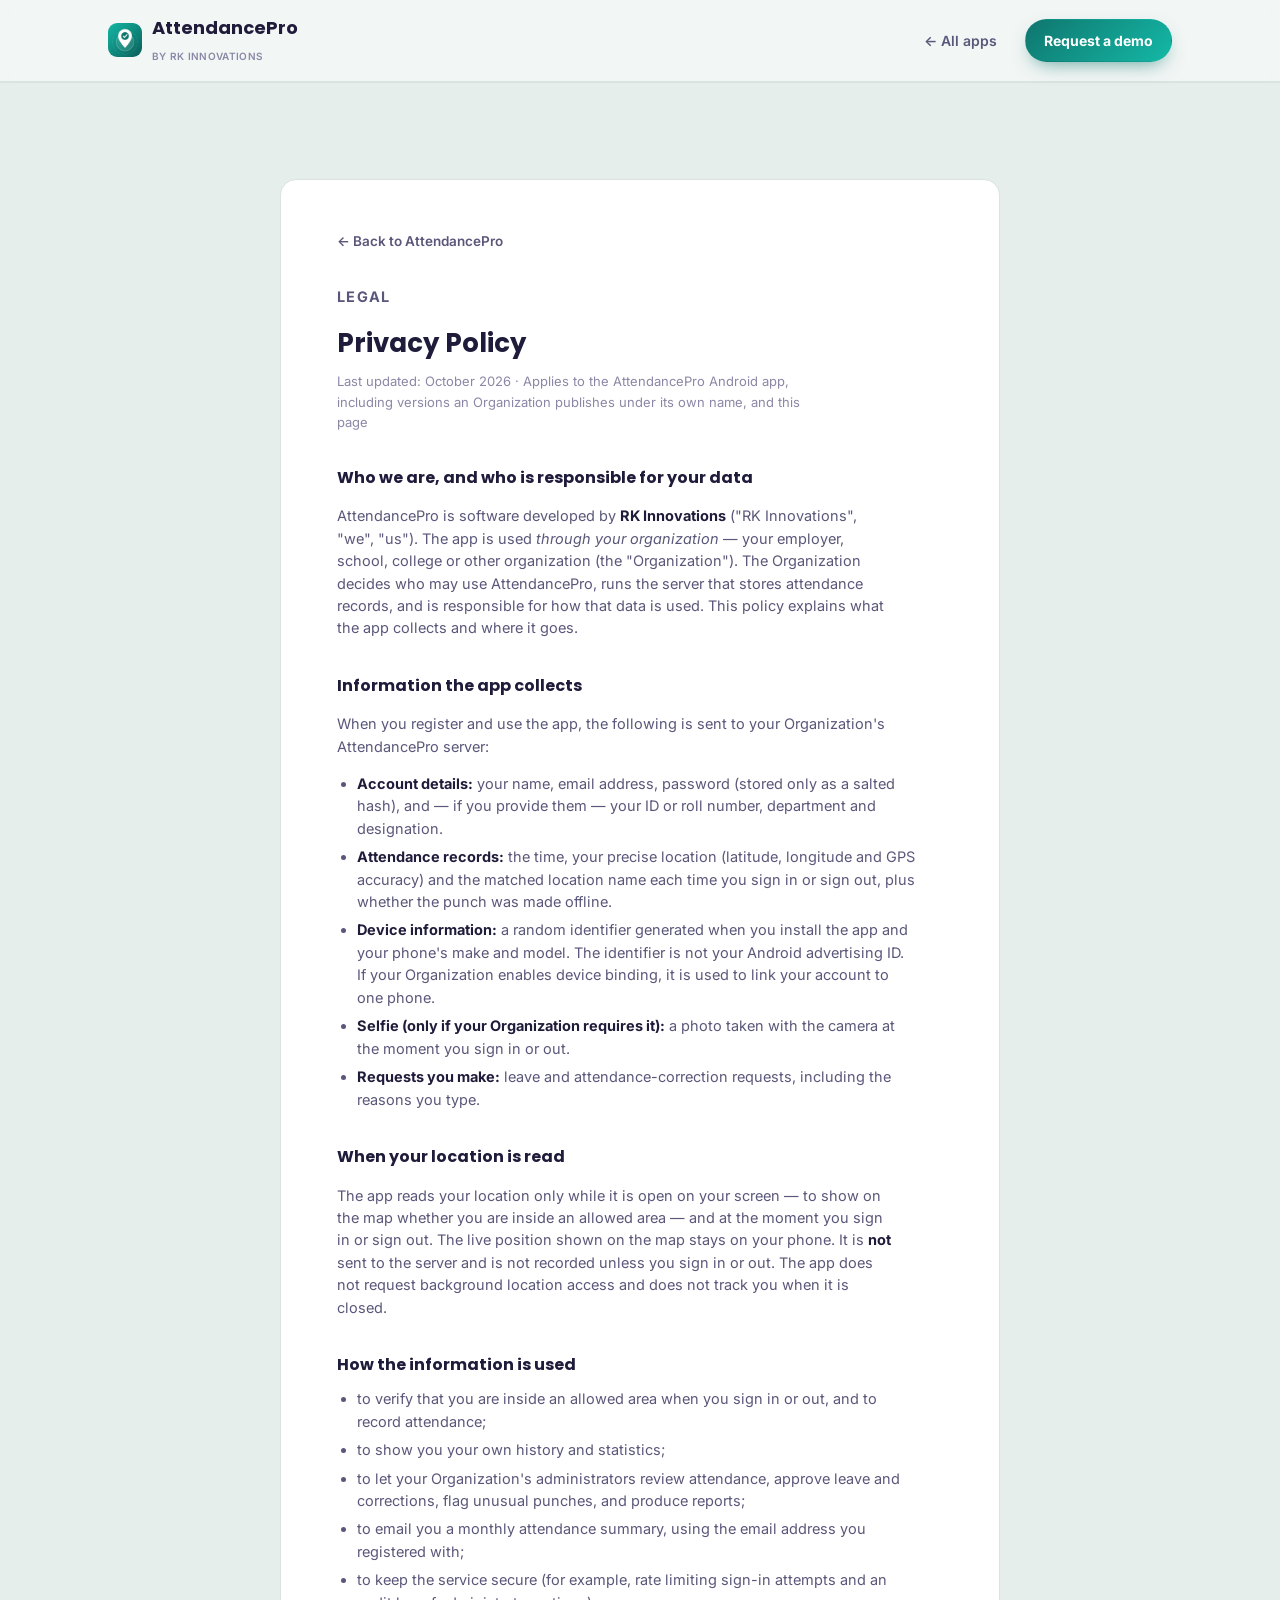
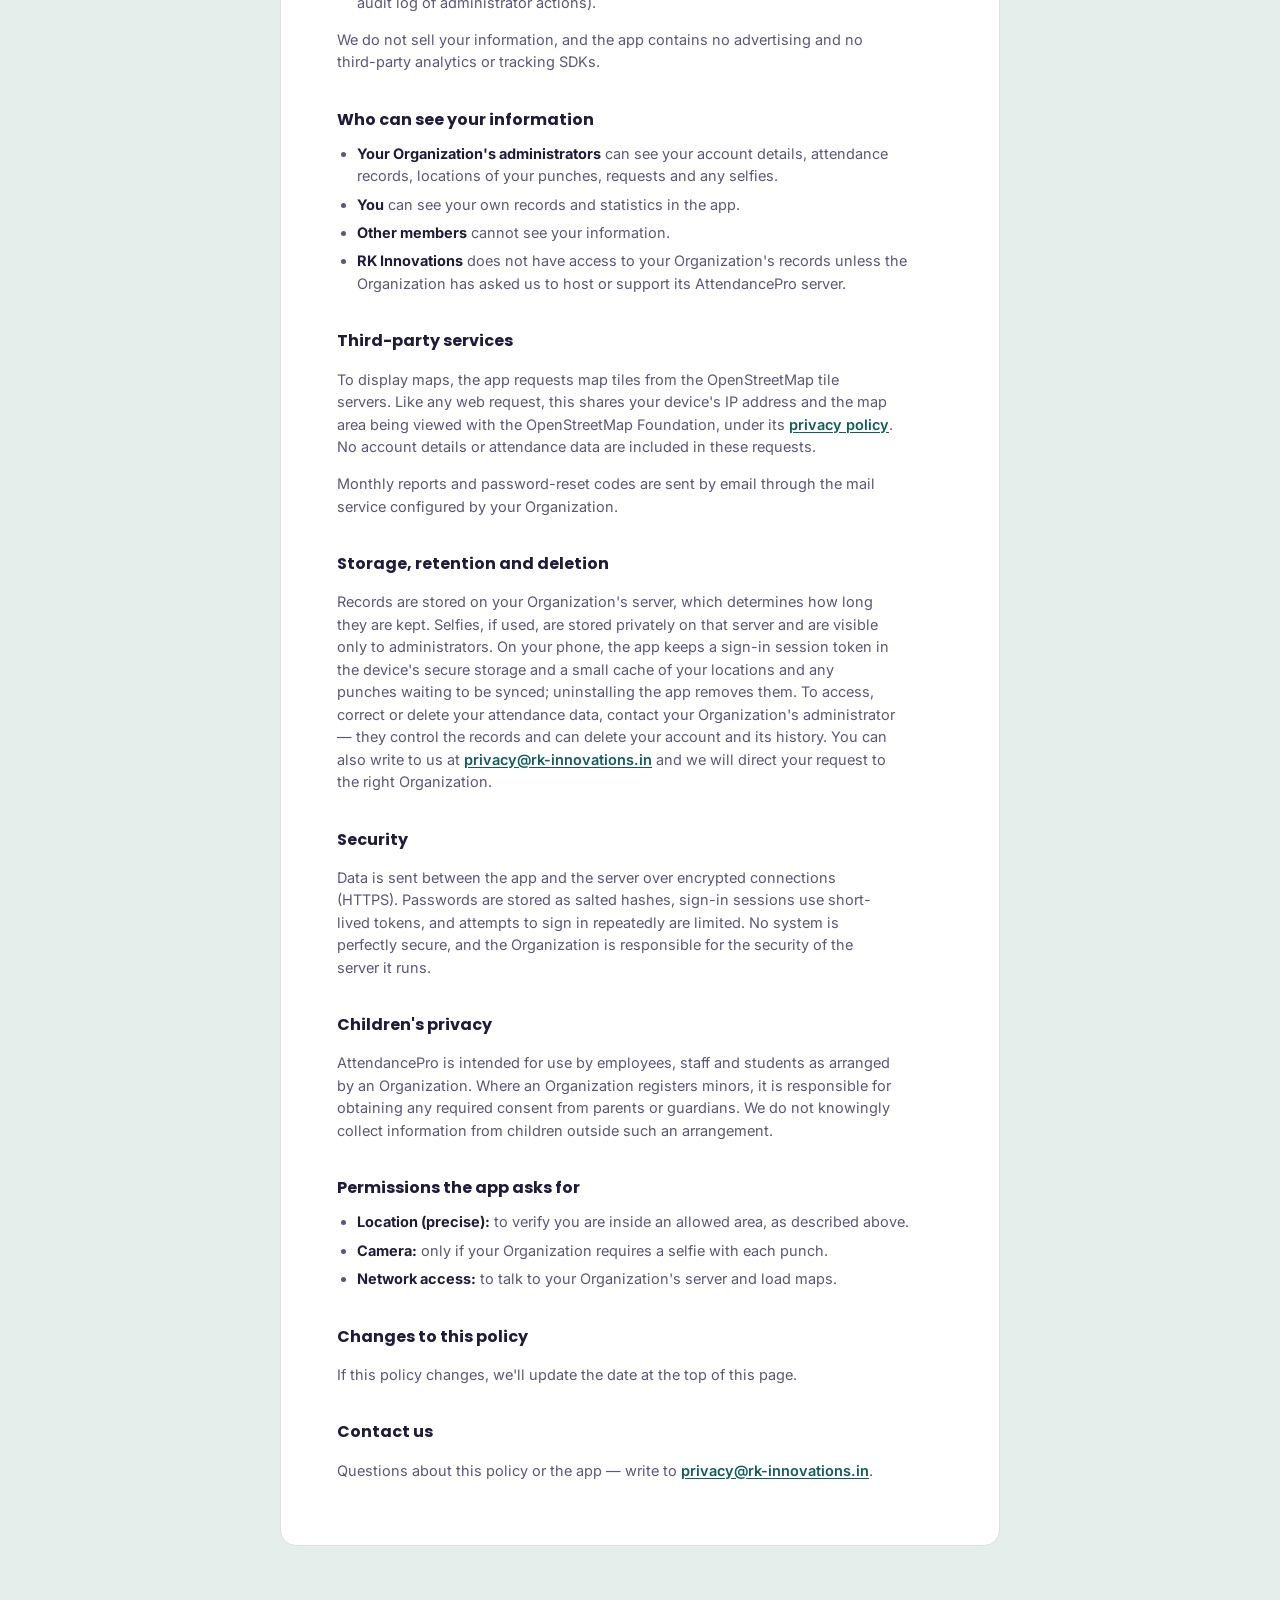
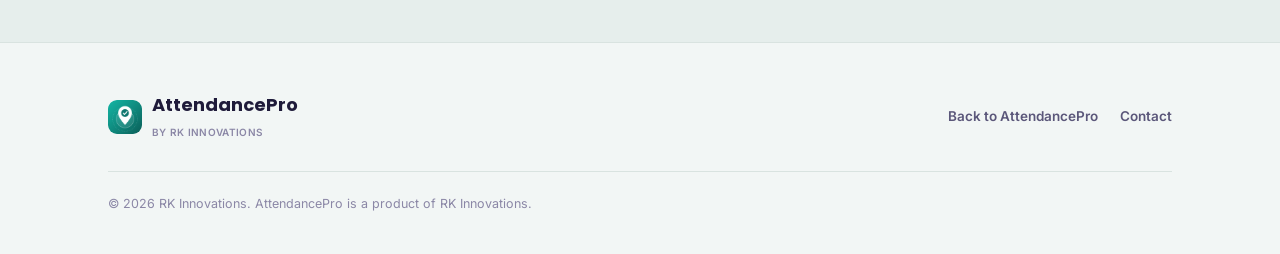
<file: attendance-pro/privacy.html>
<!DOCTYPE html>
<html lang="en">
<head>
<meta charset="UTF-8">
<meta name="viewport" content="width=device-width, initial-scale=1">
<title>Privacy Policy — AttendancePro</title>
<meta name="description" content="AttendancePro privacy policy: what the app collects, why, who can see it, and how it is handled.">
<link rel="icon" href="/assets/attendancepro-icon.png">
<link rel="preconnect" href="https://fonts.googleapis.com">
<link rel="preconnect" href="https://fonts.gstatic.com" crossorigin>
<link href="https://fonts.googleapis.com/css2?family=Poppins:wght@600;700;800&family=Inter:wght@400;500;600;700&display=swap" rel="stylesheet">
<link rel="stylesheet" href="assets/site.css">
</head>
<body>

<nav class="nav">
  <div class="nav-row">
    <a class="brand" href="/attendance-pro/">
      <img class="brand-mark" src="/assets/attendancepro-icon.png" alt="" width="34" height="34">
      <span>
        <span class="brand-name">AttendancePro</span><br>
        <span class="brand-super">BY RK INNOVATIONS</span>
      </span>
    </a>
    <div class="nav-links">
      <a class="home-link" href="/" aria-label="All RK Innovations apps">&larr;<span> All apps</span></a>
      <a class="pill pill-primary" href="mailto:info@rk-innovations.in?subject=AttendancePro%20demo%20request">Request a demo</a>
    </div>
  </div>
</nav>

<main>
  <section id="privacy" class="doc-section">
    <div class="container">
      <div class="doc">
        <a class="doc-back" href="/attendance-pro/">← Back to AttendancePro</a>
        <p class="eyebrow">Legal</p>
        <h2>Privacy Policy</h2>
        <p class="doc-updated">Last updated: October 2026 · Applies to the AttendancePro Android app, including versions an Organization publishes under its own name, and this page</p>

        <h3>Who we are, and who is responsible for your data</h3>
        <p>AttendancePro is software developed by <strong>RK Innovations</strong> ("RK Innovations", "we", "us"). The app is used <em>through your organization</em> — your employer, school, college or other organization (the "Organization"). The Organization decides who may use AttendancePro, runs the server that stores attendance records, and is responsible for how that data is used. This policy explains what the app collects and where it goes.</p>

        <h3>Information the app collects</h3>
        <p>When you register and use the app, the following is sent to your Organization's AttendancePro server:</p>
        <ul>
          <li><strong>Account details:</strong> your name, email address, password (stored only as a salted hash), and — if you provide them — your ID or roll number, department and designation.</li>
          <li><strong>Attendance records:</strong> the time, your precise location (latitude, longitude and GPS accuracy) and the matched location name each time you sign in or sign out, plus whether the punch was made offline.</li>
          <li><strong>Device information:</strong> a random identifier generated when you install the app and your phone's make and model. The identifier is not your Android advertising ID. If your Organization enables device binding, it is used to link your account to one phone.</li>
          <li><strong>Selfie (only if your Organization requires it):</strong> a photo taken with the camera at the moment you sign in or out.</li>
          <li><strong>Requests you make:</strong> leave and attendance-correction requests, including the reasons you type.</li>
        </ul>

        <h3>When your location is read</h3>
        <p>The app reads your location only while it is open on your screen — to show on the map whether you are inside an allowed area — and at the moment you sign in or sign out. The live position shown on the map stays on your phone. It is <strong>not</strong> sent to the server and is not recorded unless you sign in or out. The app does not request background location access and does not track you when it is closed.</p>

        <h3>How the information is used</h3>
        <ul>
          <li>to verify that you are inside an allowed area when you sign in or out, and to record attendance;</li>
          <li>to show you your own history and statistics;</li>
          <li>to let your Organization's administrators review attendance, approve leave and corrections, flag unusual punches, and produce reports;</li>
          <li>to email you a monthly attendance summary, using the email address you registered with;</li>
          <li>to keep the service secure (for example, rate limiting sign-in attempts and an audit log of administrator actions).</li>
        </ul>
        <p>We do not sell your information, and the app contains no advertising and no third-party analytics or tracking SDKs.</p>

        <h3>Who can see your information</h3>
        <ul>
          <li><strong>Your Organization's administrators</strong> can see your account details, attendance records, locations of your punches, requests and any selfies.</li>
          <li><strong>You</strong> can see your own records and statistics in the app.</li>
          <li><strong>Other members</strong> cannot see your information.</li>
          <li><strong>RK Innovations</strong> does not have access to your Organization's records unless the Organization has asked us to host or support its AttendancePro server.</li>
        </ul>

        <h3>Third-party services</h3>
        <p>To display maps, the app requests map tiles from the OpenStreetMap tile servers. Like any web request, this shares your device's IP address and the map area being viewed with the OpenStreetMap Foundation, under its <a class="link" href="https://wiki.osmfoundation.org/wiki/Privacy_Policy" target="_blank" rel="noopener">privacy policy</a>. No account details or attendance data are included in these requests.</p>
        <p>Monthly reports and password-reset codes are sent by email through the mail service configured by your Organization.</p>

        <h3>Storage, retention and deletion</h3>
        <p>Records are stored on your Organization's server, which determines how long they are kept. Selfies, if used, are stored privately on that server and are visible only to administrators. On your phone, the app keeps a sign-in session token in the device's secure storage and a small cache of your locations and any punches waiting to be synced; uninstalling the app removes them. To access, correct or delete your attendance data, contact your Organization's administrator — they control the records and can delete your account and its history. You can also write to us at <a class="link" href="mailto:privacy@rk-innovations.in">privacy@rk-innovations.in</a> and we will direct your request to the right Organization.</p>

        <h3>Security</h3>
        <p>Data is sent between the app and the server over encrypted connections (HTTPS). Passwords are stored as salted hashes, sign-in sessions use short-lived tokens, and attempts to sign in repeatedly are limited. No system is perfectly secure, and the Organization is responsible for the security of the server it runs.</p>

        <h3>Children's privacy</h3>
        <p>AttendancePro is intended for use by employees, staff and students as arranged by an Organization. Where an Organization registers minors, it is responsible for obtaining any required consent from parents or guardians. We do not knowingly collect information from children outside such an arrangement.</p>

        <h3>Permissions the app asks for</h3>
        <ul>
          <li><strong>Location (precise):</strong> to verify you are inside an allowed area, as described above.</li>
          <li><strong>Camera:</strong> only if your Organization requires a selfie with each punch.</li>
          <li><strong>Network access:</strong> to talk to your Organization's server and load maps.</li>
        </ul>

        <h3>Changes to this policy</h3>
        <p>If this policy changes, we'll update the date at the top of this page.</p>

        <h3>Contact us</h3>
        <p>Questions about this policy or the app — write to <a class="link" href="mailto:privacy@rk-innovations.in">privacy@rk-innovations.in</a>.</p>
      </div>
    </div>
  </section>
</main>

<footer>
  <div class="container">
    <div class="footer-row">
      <a class="brand" href="/attendance-pro/">
        <img class="brand-mark" src="/assets/attendancepro-icon.png" alt="" width="34" height="34">
        <span><span class="brand-name">AttendancePro</span><br><span class="brand-super">BY RK INNOVATIONS</span></span>
      </a>
      <div class="footer-links">
        <a href="/attendance-pro/">Back to AttendancePro</a>
        <a href="mailto:info@rk-innovations.in">Contact</a>
      </div>
    </div>
    <div class="footer-bottom">
      <span>© 2026 RK Innovations. AttendancePro is a product of RK Innovations.</span>
    </div>
  </div>
</footer>
</body>
</html>
</file>
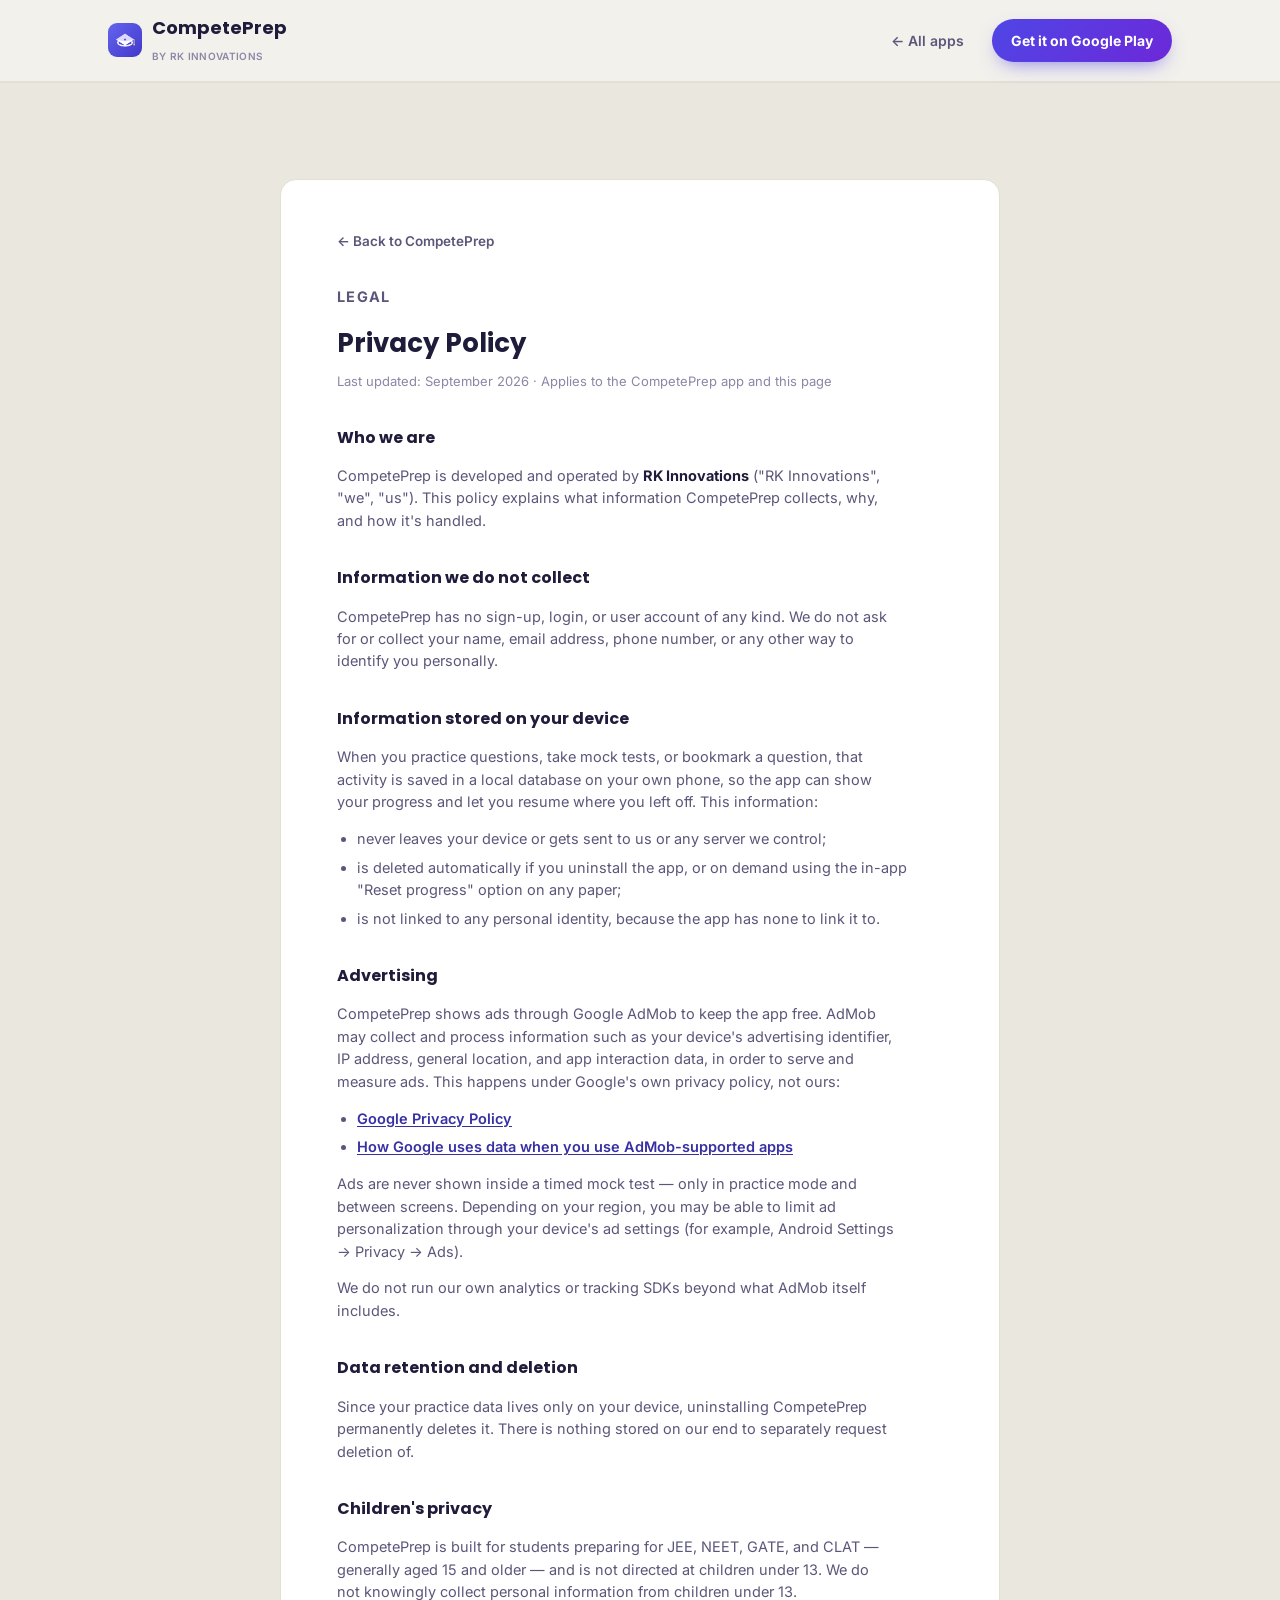
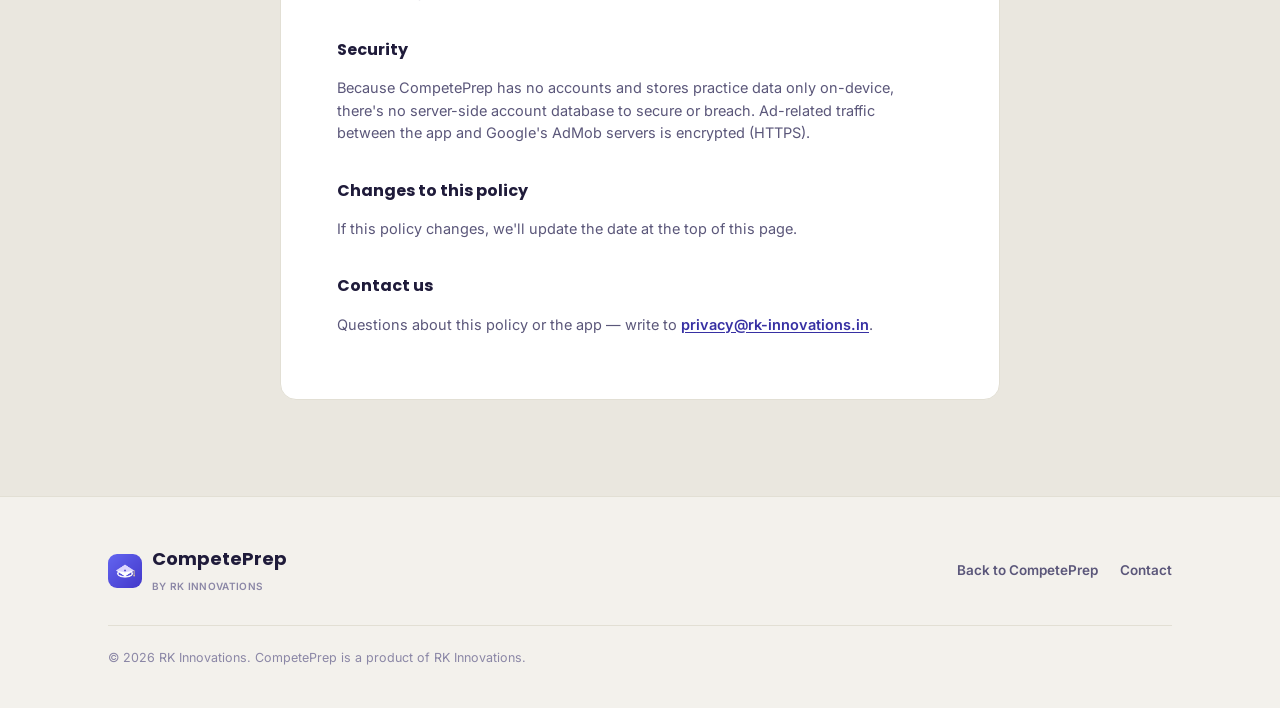
<file: CompetePrep/privacy.html>
<!DOCTYPE html>
<html lang="en">
<head>
<meta charset="UTF-8">
<meta name="viewport" content="width=device-width, initial-scale=1">
<title>Privacy Policy — CompetePrep</title>
<meta name="description" content="CompetePrep privacy policy: what RK Innovations collects, why, and how it's handled.">
<link rel="preconnect" href="https://fonts.googleapis.com">
<link rel="preconnect" href="https://fonts.gstatic.com" crossorigin>
<link href="https://fonts.googleapis.com/css2?family=Poppins:wght@600;700;800&family=Inter:wght@400;500;600;700&display=swap" rel="stylesheet">
<link rel="stylesheet" href="assets/site.css">
</head>
<body>

<nav class="nav">
  <div class="nav-row">
    <a class="brand" href="/CompetePrep/">
      <img class="brand-mark" src="/assets/competeprep-icon.png" alt="" width="34" height="34">
      <span>
        <span class="brand-name">CompetePrep</span><br>
        <span class="brand-super">BY RK INNOVATIONS</span>
      </span>
    </a>
    <div class="nav-links">
      <a class="home-link" href="/" aria-label="All RK Innovations apps">&larr;<span> All apps</span></a>
      <a class="pill pill-primary" href="https://play.google.com/store/apps/details?id=com.competeprep.competeprep">Get it on Google Play</a>
    </div>
  </div>
</nav>

<main>
  <section id="privacy" class="doc-section">
    <div class="container">
      <div class="doc">
        <a class="doc-back" href="/CompetePrep/">← Back to CompetePrep</a>
        <p class="eyebrow">Legal</p>
        <h2>Privacy Policy</h2>
        <p class="doc-updated">Last updated: September 2026 · Applies to the CompetePrep app and this page</p>

        <h3>Who we are</h3>
        <p>CompetePrep is developed and operated by <strong>RK Innovations</strong> ("RK Innovations", "we", "us"). This policy explains what information CompetePrep collects, why, and how it's handled.</p>

        <h3>Information we do not collect</h3>
        <p>CompetePrep has no sign-up, login, or user account of any kind. We do not ask for or collect your name, email address, phone number, or any other way to identify you personally.</p>

        <h3>Information stored on your device</h3>
        <p>When you practice questions, take mock tests, or bookmark a question, that activity is saved in a local database on your own phone, so the app can show your progress and let you resume where you left off. This information:</p>
        <ul>
          <li>never leaves your device or gets sent to us or any server we control;</li>
          <li>is deleted automatically if you uninstall the app, or on demand using the in-app "Reset progress" option on any paper;</li>
          <li>is not linked to any personal identity, because the app has none to link it to.</li>
        </ul>

        <h3>Advertising</h3>
        <p>CompetePrep shows ads through Google AdMob to keep the app free. AdMob may collect and process information such as your device's advertising identifier, IP address, general location, and app interaction data, in order to serve and measure ads. This happens under Google's own privacy policy, not ours:</p>
        <ul>
          <li><a class="link" href="https://policies.google.com/privacy" target="_blank" rel="noopener">Google Privacy Policy</a></li>
          <li><a class="link" href="https://support.google.com/admob/answer/6128543" target="_blank" rel="noopener">How Google uses data when you use AdMob-supported apps</a></li>
        </ul>
        <p>Ads are never shown inside a timed mock test — only in practice mode and between screens. Depending on your region, you may be able to limit ad personalization through your device's ad settings (for example, Android Settings → Privacy → Ads).</p>
        <p>We do not run our own analytics or tracking SDKs beyond what AdMob itself includes.</p>

        <h3>Data retention and deletion</h3>
        <p>Since your practice data lives only on your device, uninstalling CompetePrep permanently deletes it. There is nothing stored on our end to separately request deletion of.</p>

        <h3>Children's privacy</h3>
        <p>CompetePrep is built for students preparing for JEE, NEET, GATE, and CLAT — generally aged 15 and older — and is not directed at children under 13. We do not knowingly collect personal information from children under 13.</p>

        <h3>Security</h3>
        <p>Because CompetePrep has no accounts and stores practice data only on-device, there's no server-side account database to secure or breach. Ad-related traffic between the app and Google's AdMob servers is encrypted (HTTPS).</p>

        <h3>Changes to this policy</h3>
        <p>If this policy changes, we'll update the date at the top of this page.</p>

        <h3>Contact us</h3>
        <p>Questions about this policy or the app — write to <a class="link" href="mailto:privacy@rk-innovations.in">privacy@rk-innovations.in</a>.</p>
      </div>
    </div>
  </section>
</main>

<footer>
  <div class="container">
    <div class="footer-row">
      <a class="brand" href="/CompetePrep/">
        <img class="brand-mark" src="/assets/competeprep-icon.png" alt="" width="34" height="34">
        <span><span class="brand-name">CompetePrep</span><br><span class="brand-super">BY RK INNOVATIONS</span></span>
      </a>
      <div class="footer-links">
        <a href="/CompetePrep/">Back to CompetePrep</a>
        <a href="mailto:info@rk-innovations.in">Contact</a>
      </div>
    </div>
    <div class="footer-bottom">
      <span>© 2026 RK Innovations. CompetePrep is a product of RK Innovations.</span>
    </div>
  </div>
</footer>
</body>
</html>
</file>
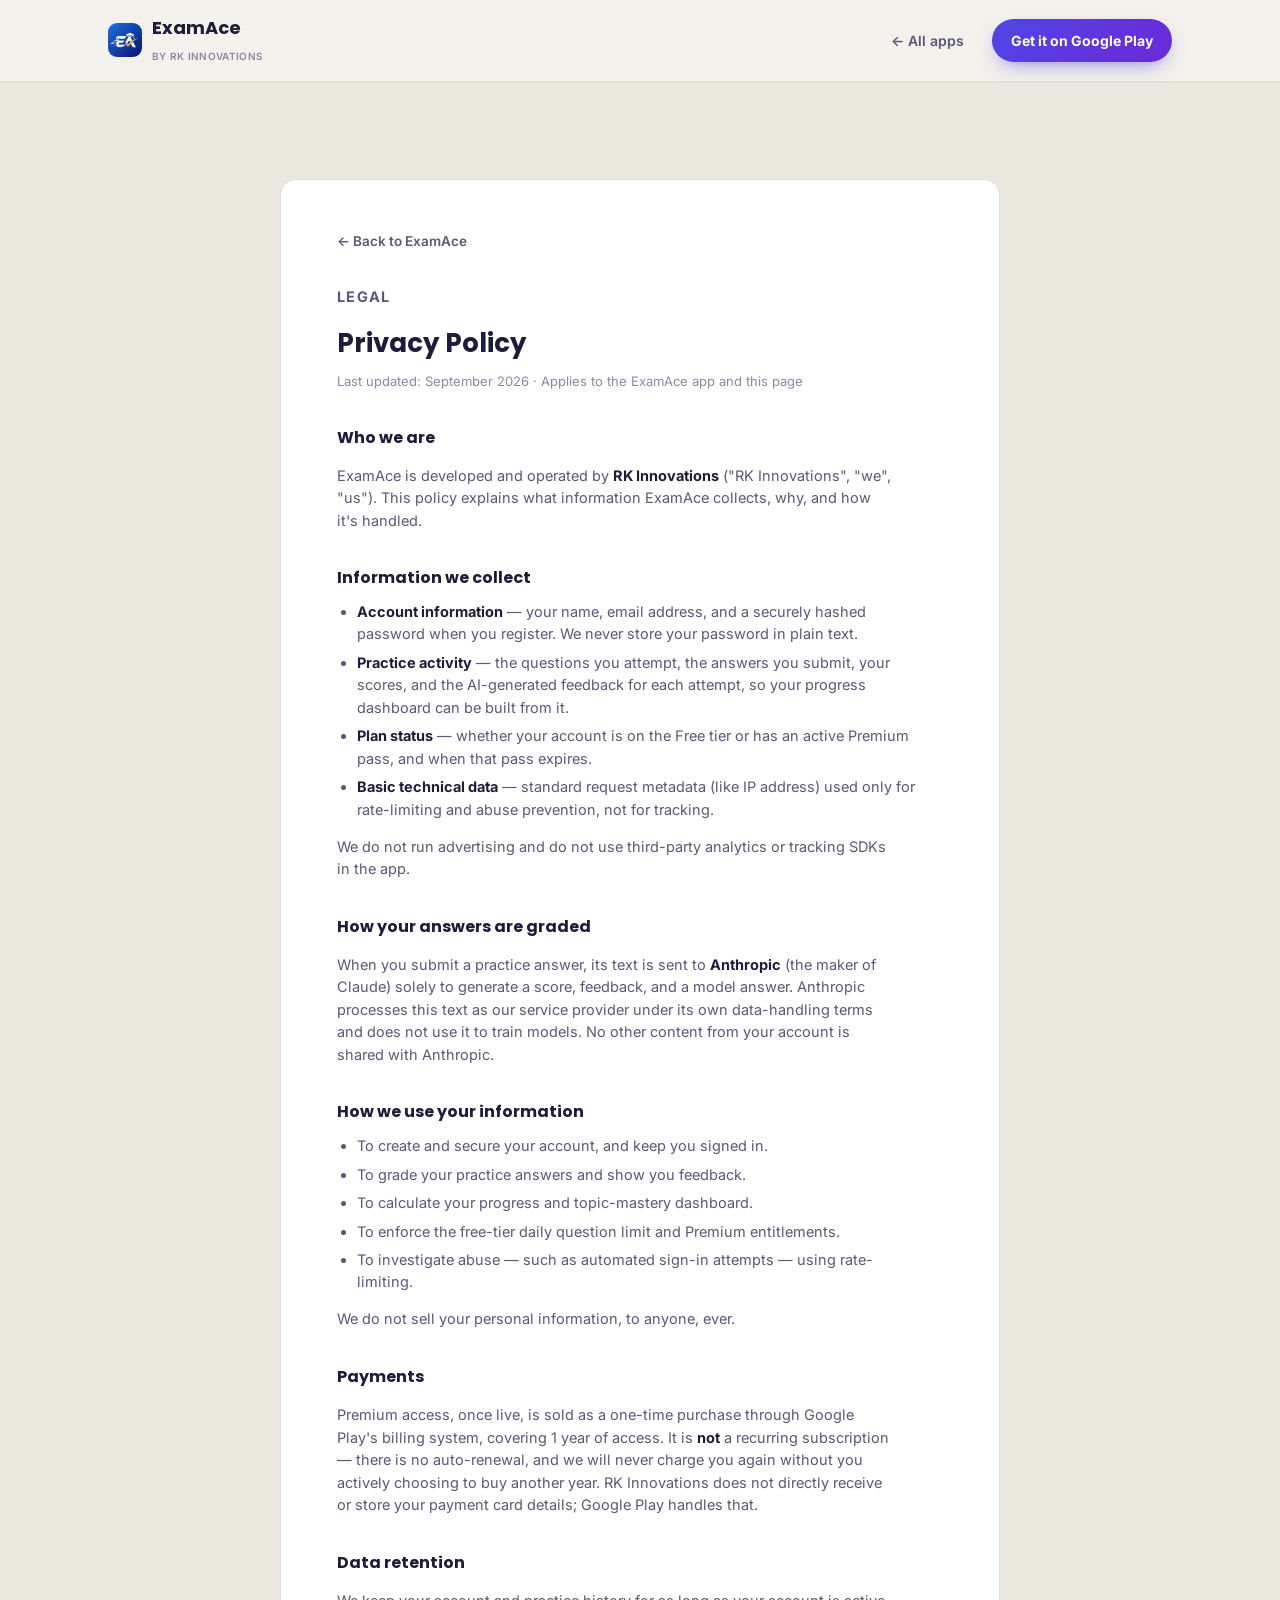
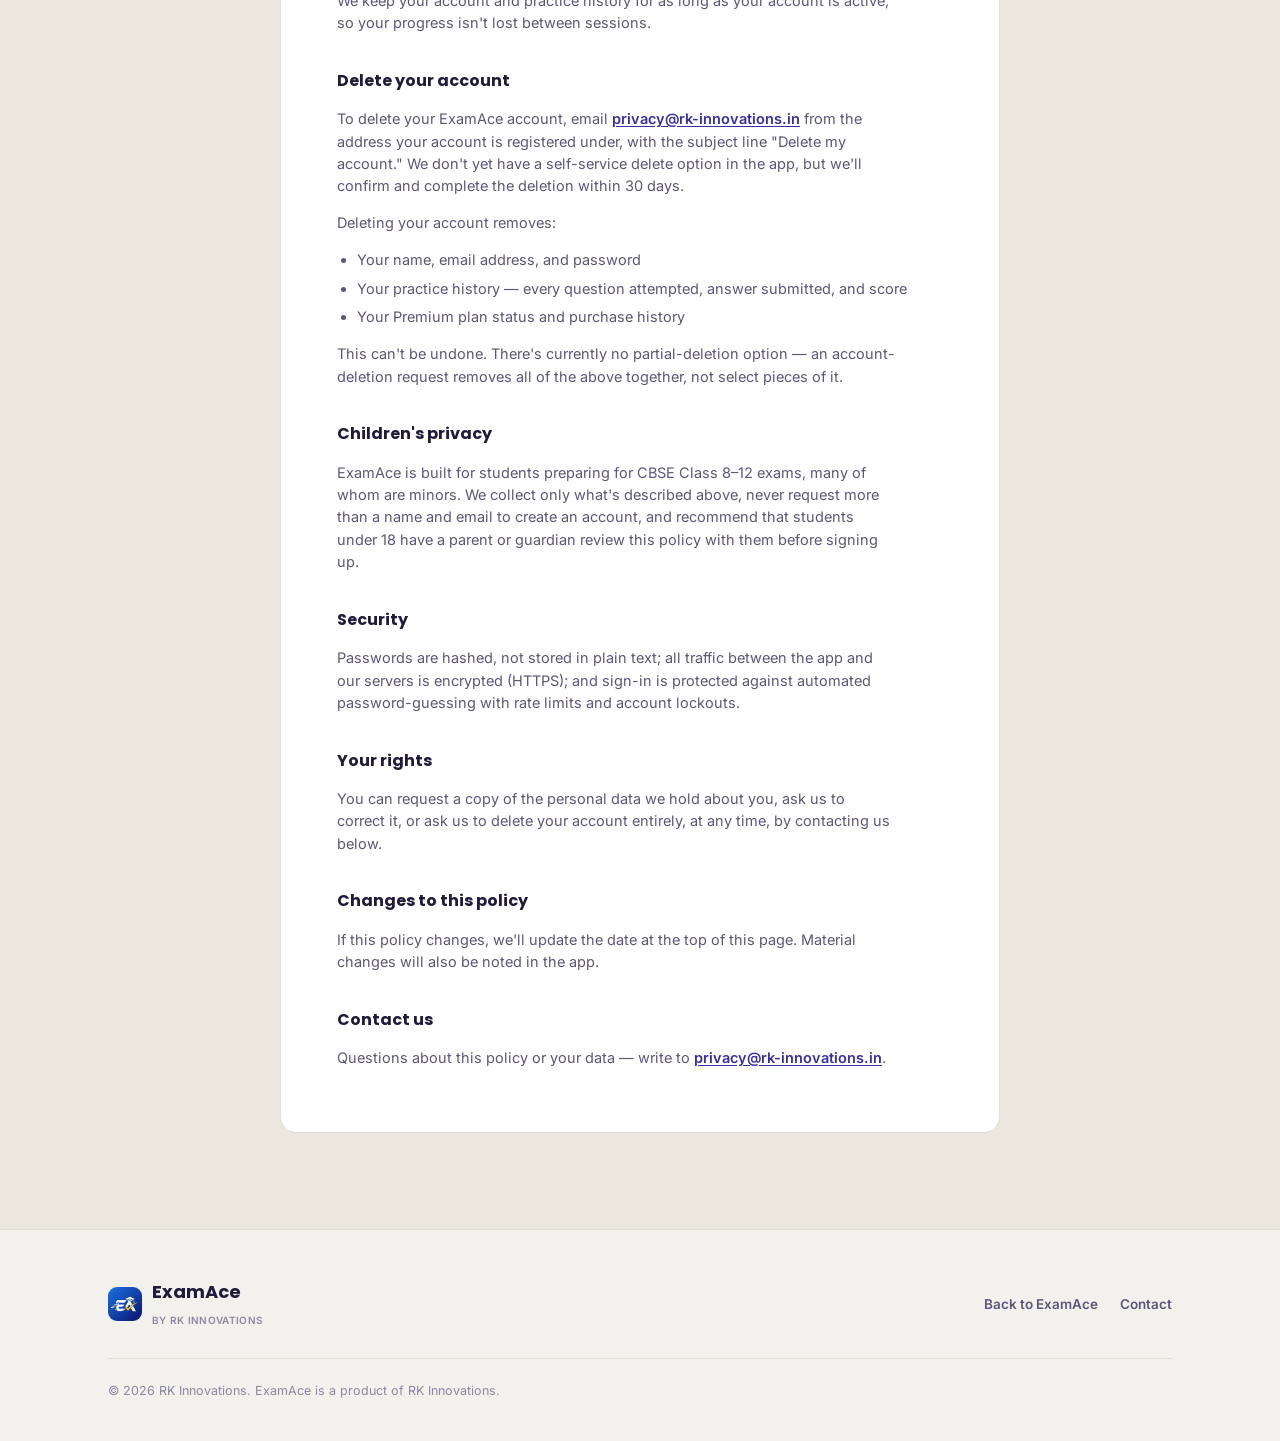
<file: examace/privacy.html>
<!DOCTYPE html>
<html lang="en">
<head>
<meta charset="UTF-8">
<meta name="viewport" content="width=device-width, initial-scale=1">
<title>Privacy Policy — ExamAce</title>
<meta name="description" content="ExamAce privacy policy: what RK Innovations collects, why, and how it's handled.">
<link rel="preconnect" href="https://fonts.googleapis.com">
<link rel="preconnect" href="https://fonts.gstatic.com" crossorigin>
<link href="https://fonts.googleapis.com/css2?family=Poppins:wght@600;700;800&family=Inter:wght@400;500;600;700&family=Kalam:wght@400;700&display=swap" rel="stylesheet">
<link rel="stylesheet" href="assets/site.css">
</head>
<body>

<nav class="nav">
  <div class="nav-row">
    <a class="brand" href="/examace/">
      <img class="brand-mark" src="/assets/examace-icon.png" alt="" width="34" height="34">
      <span>
        <span class="brand-name">ExamAce</span><br>
        <span class="brand-super">BY RK INNOVATIONS</span>
      </span>
    </a>
    <div class="nav-links">
      <a class="home-link" href="/" aria-label="All RK Innovations apps">&larr;<span> All apps</span></a>
      <a class="pill pill-primary" href="https://play.google.com/store/apps/details?id=com.examace.examace&amp;pcampaignid=web_share">Get it on Google Play</a>
    </div>
  </div>
</nav>

<main>
  <section id="privacy" class="doc-section">
    <div class="container">
      <div class="doc">
        <a class="doc-back" href="/examace/">← Back to ExamAce</a>
        <p class="eyebrow">Legal</p>
        <h2>Privacy Policy</h2>
        <p class="doc-updated">Last updated: September 2026 · Applies to the ExamAce app and this page</p>

        <h3>Who we are</h3>
        <p>ExamAce is developed and operated by <strong>RK Innovations</strong> ("RK Innovations", "we", "us"). This policy explains what information ExamAce collects, why, and how it's handled.</p>

        <h3>Information we collect</h3>
        <ul>
          <li><strong>Account information</strong> — your name, email address, and a securely hashed password when you register. We never store your password in plain text.</li>
          <li><strong>Practice activity</strong> — the questions you attempt, the answers you submit, your scores, and the AI-generated feedback for each attempt, so your progress dashboard can be built from it.</li>
          <li><strong>Plan status</strong> — whether your account is on the Free tier or has an active Premium pass, and when that pass expires.</li>
          <li><strong>Basic technical data</strong> — standard request metadata (like IP address) used only for rate-limiting and abuse prevention, not for tracking.</li>
        </ul>
        <p>We do not run advertising and do not use third-party analytics or tracking SDKs in the app.</p>

        <h3>How your answers are graded</h3>
        <p>When you submit a practice answer, its text is sent to <strong>Anthropic</strong> (the maker of Claude) solely to generate a score, feedback, and a model answer. Anthropic processes this text as our service provider under its own data-handling terms and does not use it to train models. No other content from your account is shared with Anthropic.</p>

        <h3>How we use your information</h3>
        <ul>
          <li>To create and secure your account, and keep you signed in.</li>
          <li>To grade your practice answers and show you feedback.</li>
          <li>To calculate your progress and topic-mastery dashboard.</li>
          <li>To enforce the free-tier daily question limit and Premium entitlements.</li>
          <li>To investigate abuse — such as automated sign-in attempts — using rate-limiting.</li>
        </ul>
        <p>We do not sell your personal information, to anyone, ever.</p>

        <h3>Payments</h3>
        <p>Premium access, once live, is sold as a one-time purchase through Google Play's billing system, covering 1 year of access. It is <strong>not</strong> a recurring subscription — there is no auto-renewal, and we will never charge you again without you actively choosing to buy another year. RK Innovations does not directly receive or store your payment card details; Google Play handles that.</p>

        <h3>Data retention</h3>
        <p>We keep your account and practice history for as long as your account is active, so your progress isn't lost between sessions.</p>

        <h3 id="delete-account">Delete your account</h3>
        <p>To delete your ExamAce account, email <a class="link" href="mailto:privacy@rk-innovations.in?subject=Delete%20my%20ExamAce%20account">privacy@rk-innovations.in</a> from the address your account is registered under, with the subject line "Delete my account." We don't yet have a self-service delete option in the app, but we'll confirm and complete the deletion within 30 days.</p>
        <p>Deleting your account removes:</p>
        <ul>
          <li>Your name, email address, and password</li>
          <li>Your practice history — every question attempted, answer submitted, and score</li>
          <li>Your Premium plan status and purchase history</li>
        </ul>
        <p>This can't be undone. There's currently no partial-deletion option — an account-deletion request removes all of the above together, not select pieces of it.</p>

        <h3>Children's privacy</h3>
        <p>ExamAce is built for students preparing for CBSE Class 8–12 exams, many of whom are minors. We collect only what's described above, never request more than a name and email to create an account, and recommend that students under 18 have a parent or guardian review this policy with them before signing up.</p>

        <h3>Security</h3>
        <p>Passwords are hashed, not stored in plain text; all traffic between the app and our servers is encrypted (HTTPS); and sign-in is protected against automated password-guessing with rate limits and account lockouts.</p>

        <h3>Your rights</h3>
        <p>You can request a copy of the personal data we hold about you, ask us to correct it, or ask us to delete your account entirely, at any time, by contacting us below.</p>

        <h3>Changes to this policy</h3>
        <p>If this policy changes, we'll update the date at the top of this page. Material changes will also be noted in the app.</p>

        <h3>Contact us</h3>
        <p>Questions about this policy or your data — write to <a class="link" href="mailto:privacy@rk-innovations.in">privacy@rk-innovations.in</a>.</p>
      </div>
    </div>
  </section>
</main>

<footer>
  <div class="container">
    <div class="footer-row">
      <a class="brand" href="/examace/">
        <img class="brand-mark" src="/assets/examace-icon.png" alt="" width="34" height="34">
        <span><span class="brand-name">ExamAce</span><br><span class="brand-super">BY RK INNOVATIONS</span></span>
      </a>
      <div class="footer-links">
        <a href="/examace/">Back to ExamAce</a>
        <a href="mailto:hello@rk-innovations.in">Contact</a>
      </div>
    </div>
    <div class="footer-bottom">
      <span>© 2026 RK Innovations. ExamAce is a product of RK Innovations.</span>
    </div>
  </div>
</footer>
</body>
</html>
</file>
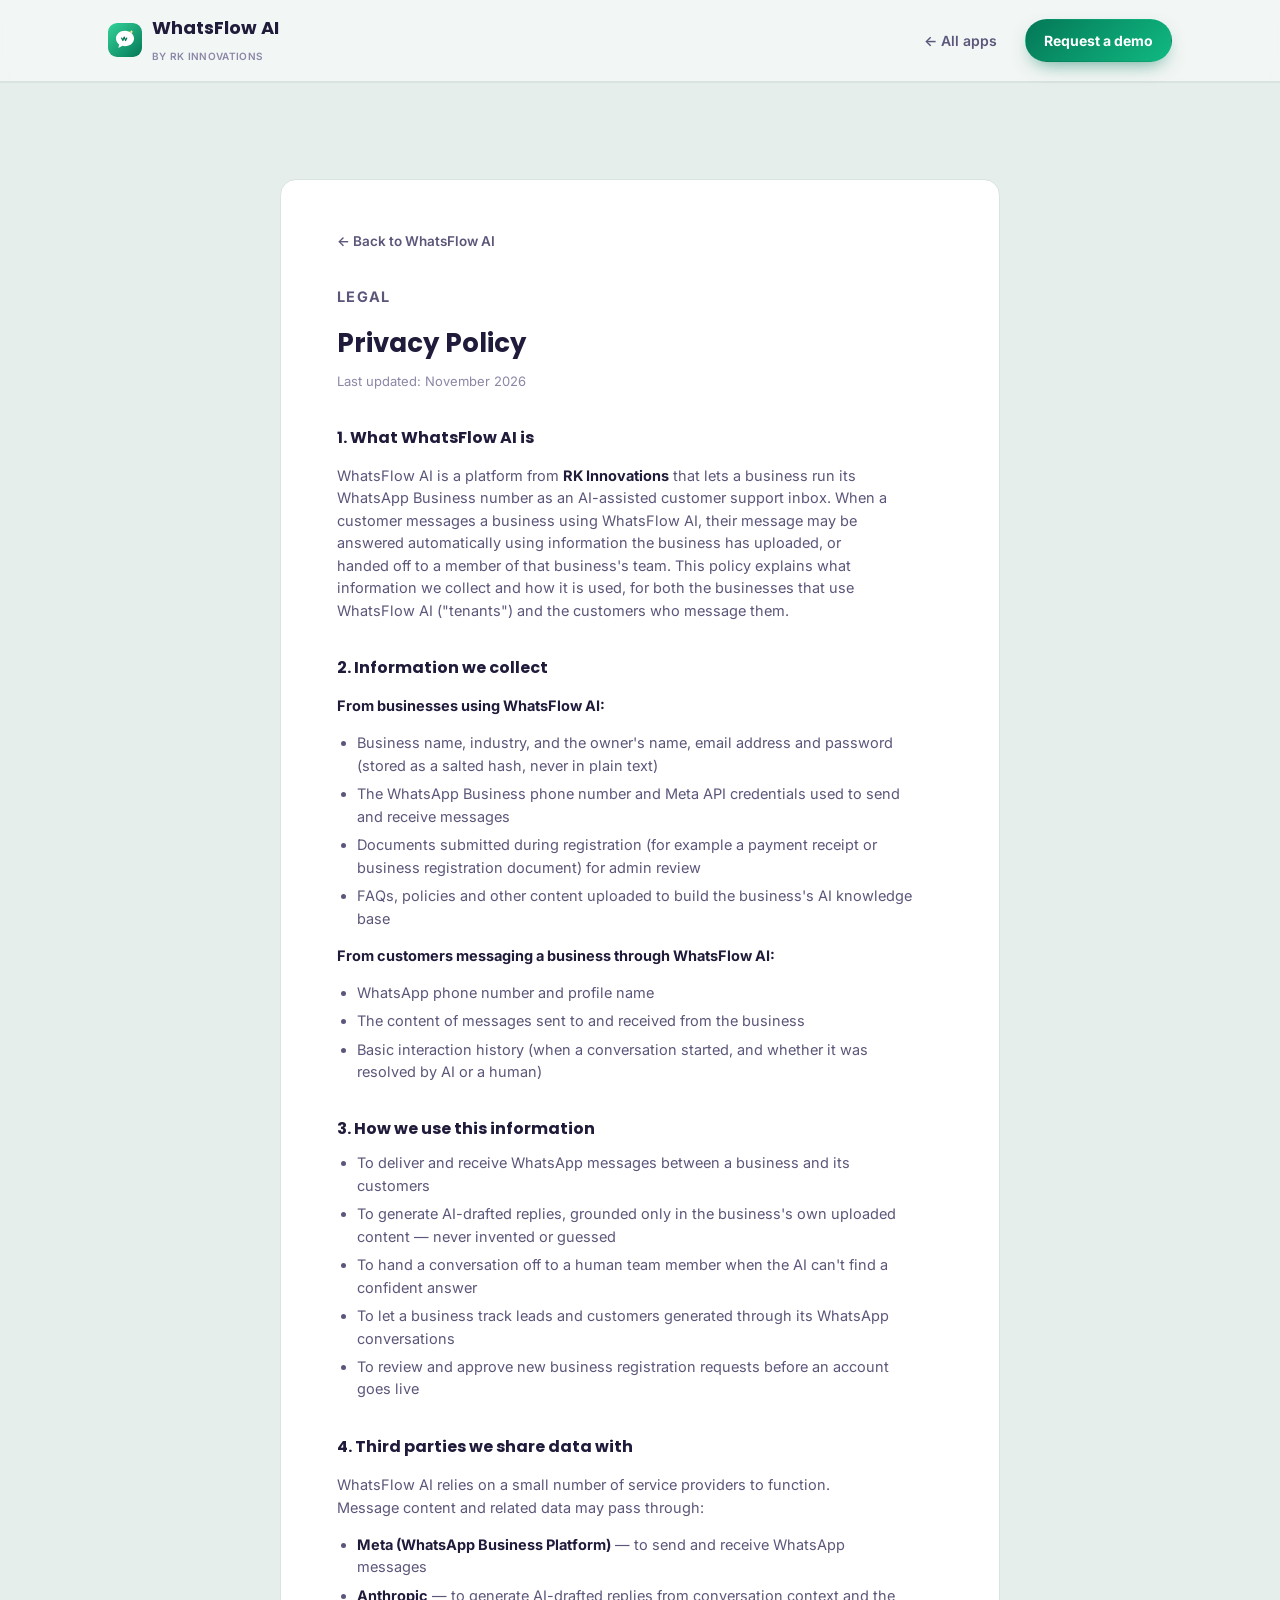
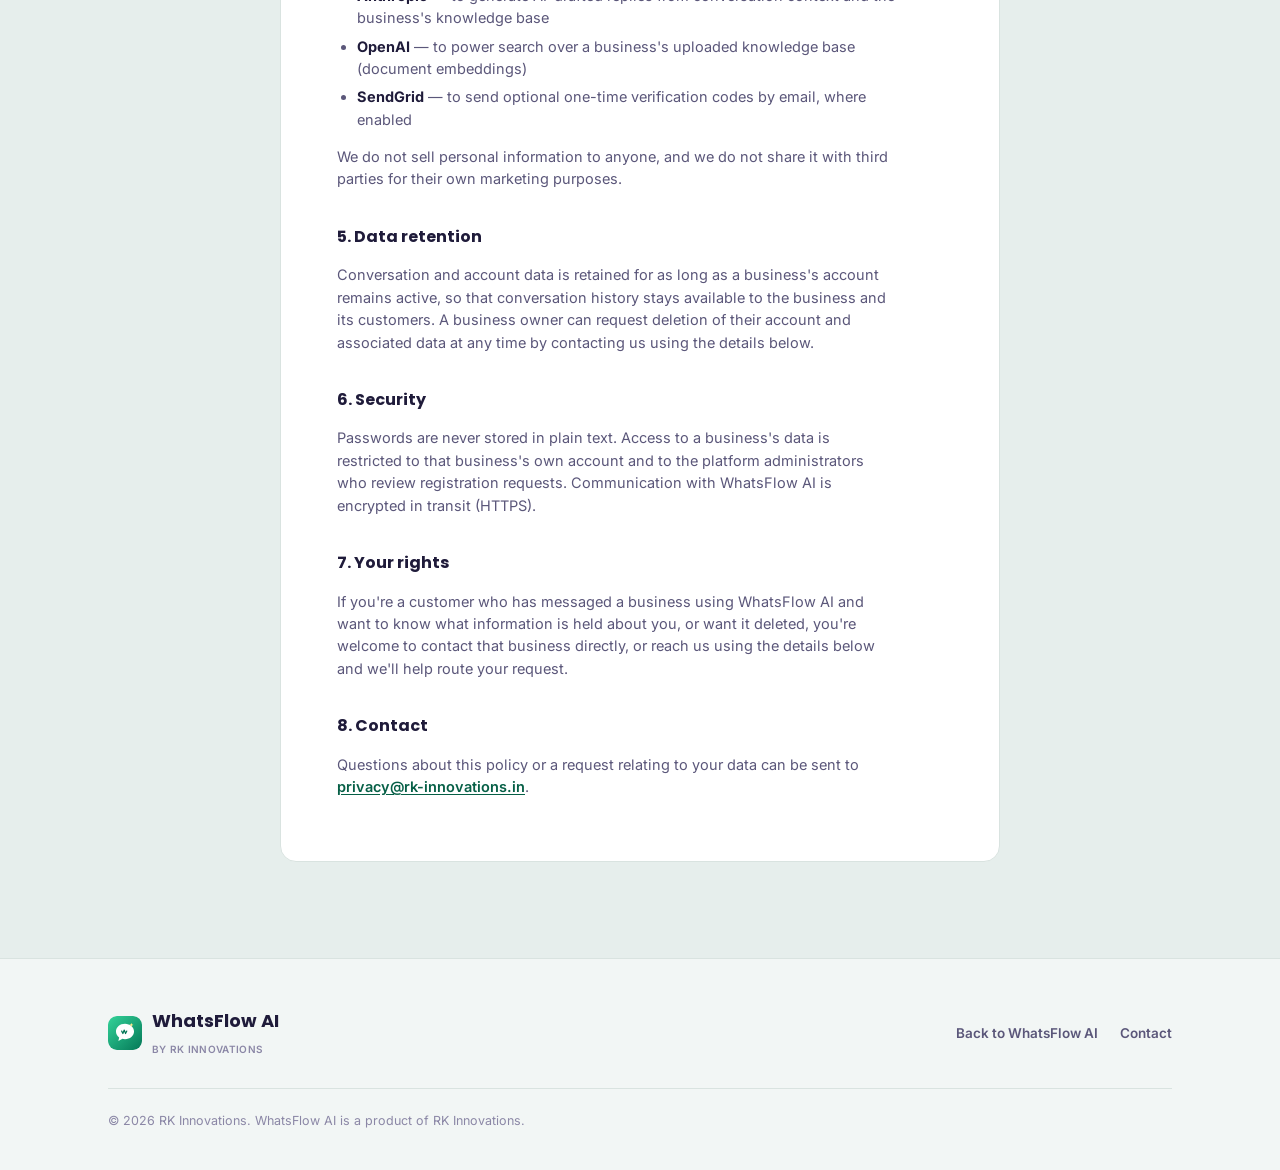
<file: whatsflow-ai/privacy.html>
<!DOCTYPE html>
<html lang="en">
<head>
<meta charset="UTF-8">
<meta name="viewport" content="width=device-width, initial-scale=1">
<title>Privacy Policy — WhatsFlow AI</title>
<meta name="description" content="WhatsFlow AI privacy policy: what information is collected, how it is used, which services it passes through, and how to contact us.">
<link rel="icon" href="/assets/whatsflowai-icon.svg" type="image/svg+xml">
<link rel="preconnect" href="https://fonts.googleapis.com">
<link rel="preconnect" href="https://fonts.gstatic.com" crossorigin>
<link href="https://fonts.googleapis.com/css2?family=Poppins:wght@600;700;800&family=Inter:wght@400;500;600;700&display=swap" rel="stylesheet">
<link rel="stylesheet" href="assets/site.css">
</head>
<body>

<nav class="nav">
  <div class="nav-row">
    <a class="brand" href="/whatsflow-ai/">
      <img class="brand-mark" src="/assets/whatsflowai-icon.svg" alt="" width="34" height="34">
      <span>
        <span class="brand-name">WhatsFlow AI</span><br>
        <span class="brand-super">BY RK INNOVATIONS</span>
      </span>
    </a>
    <div class="nav-links">
      <a class="home-link" href="/" aria-label="All RK Innovations apps">&larr;<span> All apps</span></a>
      <a class="pill pill-primary" href="mailto:info@rk-innovations.in?subject=WhatsFlow%20AI%20demo%20request">Request a demo</a>
    </div>
  </div>
</nav>

<main>
  <section id="privacy" class="doc-section">
    <div class="container">
      <div class="doc">
        <a class="doc-back" href="/whatsflow-ai/">← Back to WhatsFlow AI</a>
        <p class="eyebrow">Legal</p>
        <h2>Privacy Policy</h2>
        <p class="doc-updated">Last updated: November 2026</p>

        <h3>1. What WhatsFlow AI is</h3>
        <p>WhatsFlow AI is a platform from <strong>RK Innovations</strong> that lets a business run its WhatsApp Business number as an AI-assisted customer support inbox. When a customer messages a business using WhatsFlow AI, their message may be answered automatically using information the business has uploaded, or handed off to a member of that business's team. This policy explains what information we collect and how it is used, for both the businesses that use WhatsFlow AI ("tenants") and the customers who message them.</p>

        <h3>2. Information we collect</h3>
        <p><strong>From businesses using WhatsFlow AI:</strong></p>
        <ul>
          <li>Business name, industry, and the owner's name, email address and password (stored as a salted hash, never in plain text)</li>
          <li>The WhatsApp Business phone number and Meta API credentials used to send and receive messages</li>
          <li>Documents submitted during registration (for example a payment receipt or business registration document) for admin review</li>
          <li>FAQs, policies and other content uploaded to build the business's AI knowledge base</li>
        </ul>
        <p><strong>From customers messaging a business through WhatsFlow AI:</strong></p>
        <ul>
          <li>WhatsApp phone number and profile name</li>
          <li>The content of messages sent to and received from the business</li>
          <li>Basic interaction history (when a conversation started, and whether it was resolved by AI or a human)</li>
        </ul>

        <h3>3. How we use this information</h3>
        <ul>
          <li>To deliver and receive WhatsApp messages between a business and its customers</li>
          <li>To generate AI-drafted replies, grounded only in the business's own uploaded content — never invented or guessed</li>
          <li>To hand a conversation off to a human team member when the AI can't find a confident answer</li>
          <li>To let a business track leads and customers generated through its WhatsApp conversations</li>
          <li>To review and approve new business registration requests before an account goes live</li>
        </ul>

        <h3>4. Third parties we share data with</h3>
        <p>WhatsFlow AI relies on a small number of service providers to function. Message content and related data may pass through:</p>
        <ul>
          <li><strong>Meta (WhatsApp Business Platform)</strong> — to send and receive WhatsApp messages</li>
          <li><strong>Anthropic</strong> — to generate AI-drafted replies from conversation context and the business's knowledge base</li>
          <li><strong>OpenAI</strong> — to power search over a business's uploaded knowledge base (document embeddings)</li>
          <li><strong>SendGrid</strong> — to send optional one-time verification codes by email, where enabled</li>
        </ul>
        <p>We do not sell personal information to anyone, and we do not share it with third parties for their own marketing purposes.</p>

        <h3>5. Data retention</h3>
        <p>Conversation and account data is retained for as long as a business's account remains active, so that conversation history stays available to the business and its customers. A business owner can request deletion of their account and associated data at any time by contacting us using the details below.</p>

        <h3>6. Security</h3>
        <p>Passwords are never stored in plain text. Access to a business's data is restricted to that business's own account and to the platform administrators who review registration requests. Communication with WhatsFlow AI is encrypted in transit (HTTPS).</p>

        <h3>7. Your rights</h3>
        <p>If you're a customer who has messaged a business using WhatsFlow AI and want to know what information is held about you, or want it deleted, you're welcome to contact that business directly, or reach us using the details below and we'll help route your request.</p>

        <h3>8. Contact</h3>
        <p>Questions about this policy or a request relating to your data can be sent to <a class="link" href="mailto:privacy@rk-innovations.in">privacy@rk-innovations.in</a>.</p>
      </div>
    </div>
  </section>
</main>

<footer>
  <div class="container">
    <div class="footer-row">
      <a class="brand" href="/whatsflow-ai/">
        <img class="brand-mark" src="/assets/whatsflowai-icon.svg" alt="" width="34" height="34">
        <span><span class="brand-name">WhatsFlow AI</span><br><span class="brand-super">BY RK INNOVATIONS</span></span>
      </a>
      <div class="footer-links">
        <a href="/whatsflow-ai/">Back to WhatsFlow AI</a>
        <a href="mailto:info@rk-innovations.in">Contact</a>
      </div>
    </div>
    <div class="footer-bottom">
      <span>© 2026 RK Innovations. WhatsFlow AI is a product of RK Innovations.</span>
    </div>
  </div>
</footer>
</body>
</html>
</file>
<file: attendance-pro/assets/site.css>
:root {
  --indigo: #0F766E;
  --indigo-ink: #115E59;
  --violet: #14B8A6;
  --gold: #FBBF24;
  --gold-dark: #C26C08;
  --ink-red: #C0392B;

  --bg: #F2F6F5;
  --bg-alt: #E6EEEC;
  --surface: #FFFFFF;
  --paper: #FBF8F0;
  --paper-line: #E4D9C4;
  --text: #1F1B3A;
  --text-soft: #5B577A;
  --text-faint: #8B87A6;
  --border: #D9E3E0;
  --border-strong: #C2D1CD;
  --chip-bg: #E9F0EE;
  --shadow: 220 25% 20%;
}

@media (prefers-color-scheme: dark) {
  :root:not([data-theme="light"]) {
    --bg: #14121F;
    --bg-alt: #1A1729;
    --surface: #1E1A2E;
    --paper: #FBF8F0;
    --paper-line: #E4D9C4;
    --text: #EFEDFA;
    --text-soft: #B6B1D6;
    --text-faint: #8983AD;
    --border: #322C49;
    --border-strong: #433C63;
    --chip-bg: #251F38;
  }
}
:root[data-theme="dark"] {
  --bg: #14121F;
  --bg-alt: #1A1729;
  --surface: #1E1A2E;
  --paper: #FBF8F0;
  --paper-line: #E4D9C4;
  --text: #EFEDFA;
  --text-soft: #B6B1D6;
  --text-faint: #8983AD;
  --border: #322C49;
  --border-strong: #433C63;
  --chip-bg: #251F38;
}

* { box-sizing: border-box; }
html { scroll-behavior: smooth; }
body {
  margin: 0;
  background: var(--bg);
  color: var(--text);
  font-family: 'Inter', ui-sans-serif, system-ui, -apple-system, sans-serif;
  line-height: 1.55;
  -webkit-font-smoothing: antialiased;
}
h1, h2, h3, .display {
  font-family: 'Poppins', ui-sans-serif, system-ui, sans-serif;
  color: var(--text);
  text-wrap: balance;
  margin: 0;
}
a { color: inherit; }
img { max-width: 100%; }
.container {
  max-width: 1120px;
  margin: 0 auto;
  padding: 0 28px;
}
section { padding: 96px 0; }
@media (max-width: 720px) { section { padding: 64px 0; } }

/* Reusable alternate-shade section treatment — every other section down the
   page uses this so no two adjacent sections ever render the same shade
   back-to-back (which reads as one big merged block). */
.alt-bg {
  background: var(--bg-alt);
  border-top: 1px solid var(--border);
  border-bottom: 1px solid var(--border);
}

.eyebrow {
  font-size: 13px;
  font-weight: 700;
  letter-spacing: 0.09em;
  text-transform: uppercase;
  color: var(--indigo-ink);
}
@media (prefers-color-scheme: dark) { :root:not([data-theme="light"]) .eyebrow { color: #5EEAD4; } }
:root[data-theme="dark"] .eyebrow { color: #5EEAD4; }

/* ---------- Nav ---------- */
.nav {
  position: sticky;
  top: 0;
  z-index: 40;
  backdrop-filter: blur(10px);
  background: color-mix(in srgb, var(--bg) 82%, transparent);
  border-bottom: 1px solid var(--border);
}
.nav-row {
  display: flex;
  align-items: center;
  justify-content: space-between;
  padding: 14px 28px;
  max-width: 1120px;
  margin: 0 auto;
}
.brand { display: flex; align-items: center; gap: 10px; text-decoration: none; }
.brand-mark {
  width: 34px; height: 34px; border-radius: 9px;
  display: block;
  flex-shrink: 0;
}
.brand-name { font-family: 'Poppins', sans-serif; font-weight: 700; font-size: 18px; color: var(--text); }
.brand-super { font-size: 10px; color: var(--text-faint); font-weight: 600; letter-spacing: 0.03em; white-space: nowrap; }
.nav-links { display: flex; align-items: center; gap: 28px; font-size: 14px; font-weight: 600; }
.nav-links a { text-decoration: none; color: var(--text-soft); transition: color .15s; }
.nav-links a:hover, .nav-links a:focus-visible { color: var(--indigo-ink); }
@media (prefers-color-scheme: dark) { :root:not([data-theme="light"]) .nav-links a:hover { color: #C9C3FF; } }
:root[data-theme="dark"] .nav-links a:hover { color: #C9C3FF; }
.nav-links .pill { display: inline-block; }
@media (max-width: 780px) { .nav-links a.hide-sm { display: none; } }

.pill {
  display: inline-flex; align-items: center; gap: 8px;
  padding: 10px 18px;
  border-radius: 999px;
  font-weight: 700;
  font-size: 14px;
  text-decoration: none;
  border: 1px solid transparent;
  white-space: nowrap;
  flex-shrink: 0;
}
/* .pill.pill-* (not just .pill-*): a bare single class here loses a specificity
   fight to ".nav-links a" wherever a pill sits inside the nav — two classes beats
   one class + one element, so the color always applies regardless of context. */
.pill.pill-primary {
  background: linear-gradient(135deg, var(--indigo), var(--violet));
  color: #fff;
  box-shadow: 0 8px 20px -8px color-mix(in srgb, var(--indigo) 70%, transparent);
}
.pill.pill-ghost {
  background: transparent;
  color: var(--text);
  border-color: var(--border-strong);
}
.pill.pill-soft {
  background: var(--chip-bg);
  color: var(--text-soft);
  font-size: 13px;
}

.play-badge {
  display: inline-flex;
  align-items: center;
  gap: 10px;
  background: #000;
  color: #fff;
  border-radius: 10px;
  padding: 9px 16px 9px 14px;
  text-decoration: none;
  flex-shrink: 0;
}
.play-badge svg { flex-shrink: 0; }
.play-badge .play-text { display: flex; flex-direction: column; line-height: 1.1; }
.play-badge .play-eyebrow { font-size: 9.5px; letter-spacing: 0.04em; opacity: 0.85; }
.play-badge .play-name { font-family: 'Poppins', sans-serif; font-size: 15.5px; font-weight: 600; }

/* ---------- Hero ---------- */
.hero {
  padding: 72px 0 40px;
}
.hero-grid {
  display: grid;
  grid-template-columns: 1.05fr 1fr;
  gap: 56px;
  align-items: center;
}
@media (max-width: 900px) { .hero-grid { grid-template-columns: 1fr; } }

.hero h1 { font-size: clamp(34px, 4.4vw, 52px); line-height: 1.08; font-weight: 700; letter-spacing: -0.01em; }
.hero-accent { color: var(--indigo-ink); }
@media (prefers-color-scheme: dark) { :root:not([data-theme="light"]) .hero-accent { color: #5EEAD4; } }
:root[data-theme="dark"] .hero-accent { color: #5EEAD4; }

.hero p.lede {
  margin-top: 20px;
  font-size: 17.5px;
  color: var(--text-soft);
  max-width: 46ch;
}
.hero-ctas { display: flex; gap: 14px; margin-top: 32px; flex-wrap: wrap; align-items: center; }
.hero-note { margin-top: 14px; font-size: 13px; color: var(--text-faint); }

/* ---------- Marked answer sheet ---------- */
.sheet-wrap { position: relative; }
.sheet {
  position: relative;
  z-index: 1;
  background:
    repeating-linear-gradient(var(--paper), var(--paper) 27px, var(--paper-line) 28px);
  background-color: var(--paper);
  border-radius: 14px;
  /* Right padding is wide enough to clear the score-circle badge, which is
     absolutely positioned in that top-right corner — otherwise question/answer
     text runs underneath it. */
  padding: 30px 92px 26px 46px;
  box-shadow: 0 30px 60px -25px hsl(var(--shadow) / 0.45), 0 2px 0 var(--border-strong);
  transform: rotate(-1.2deg);
  color: #2B2640;
}
.sheet::before {
  content: "";
  position: absolute;
  left: 30px; top: 0; bottom: 0;
  width: 2px;
  background: color-mix(in srgb, var(--ink-red) 55%, transparent);
}
.sheet-head {
  font-family: 'Inter', sans-serif;
  font-size: 12px;
  color: #7A6F52;
  font-weight: 600;
  letter-spacing: 0.03em;
  text-transform: uppercase;
  margin-bottom: 14px;
}
.sheet-q {
  font-size: 15.5px;
  font-weight: 600;
  color: #2B2640;
  margin-bottom: 10px;
}
.sheet-answer {
  font-family: 'Kalam', cursive;
  font-size: 18px;
  line-height: 1.5;
  color: #33304a;
  max-width: 92%;
}
.mark-tick {
  color: var(--ink-red);
  font-weight: 700;
  margin-right: 6px;
}
.score-circle {
  position: absolute;
  top: 18px;
  right: 20px;
  width: 58px;
  height: 58px;
  border: 3px solid var(--ink-red);
  border-radius: 55% 48% 58% 45% / 50% 55% 45% 50%;
  transform: rotate(6deg);
  display: flex;
  align-items: center;
  justify-content: center;
  font-family: 'Kalam', cursive;
  font-weight: 700;
  font-size: 16px;
  color: var(--ink-red);
  background: color-mix(in srgb, var(--ink-red) 6%, transparent);
}
.sticky {
  margin-top: 20px;
  margin-left: 6%;
  background: #FFF3C4;
  color: #4A3B0A;
  border-radius: 3px 12px 12px 12px;
  padding: 14px 16px;
  max-width: 88%;
  font-size: 13.5px;
  box-shadow: 0 10px 20px -12px rgba(0,0,0,0.35);
  transform: rotate(1deg);
}
.sticky b { font-family: 'Poppins', sans-serif; font-size: 11px; text-transform: uppercase; letter-spacing: 0.05em; display: block; margin-bottom: 6px; color: #8A6A00; }
.mastery-chip {
  display: inline-flex;
  align-items: center;
  gap: 6px;
  margin-top: 14px;
  font-size: 12px;
  font-weight: 700;
  color: #1F7A4D;
  background: #DFF3E7;
  padding: 5px 12px;
  border-radius: 999px;
}
.mastery-chip .dot { width: 7px; height: 7px; border-radius: 50%; background: #1F7A4D; }

.floaty {
  position: absolute;
  z-index: 2;
  background: var(--surface);
  border: 1px solid var(--border);
  border-radius: 12px;
  padding: 10px 14px;
  font-size: 12.5px;
  font-weight: 600;
  box-shadow: 0 14px 26px -14px hsl(var(--shadow) / 0.4);
  display: flex;
  align-items: center;
  gap: 8px;
}
.floaty-1 { top: -18px; left: -18px; transform: rotate(-4deg); color: var(--gold-dark); }
.floaty-2 { bottom: -16px; right: 12px; transform: rotate(3deg); color: var(--indigo-ink); }
@media (max-width: 900px) { .floaty { display: none; } }

/* ---------- Stat band ---------- */
.stats {
  padding: 46px 0;
}
.stat-grid {
  display: grid;
  grid-template-columns: repeat(4, 1fr);
  gap: 8px;
}
@media (max-width: 780px) { .stat-grid { grid-template-columns: repeat(2, 1fr); gap: 28px; } }
.stat { text-align: left; padding: 0 20px; border-left: 2px solid var(--border-strong); }
.stat:first-child { border-left: none; padding-left: 0; }
@media (max-width: 780px) { .stat { border-left: none; padding: 0; } }
.stat-num {
  font-family: 'Poppins', sans-serif;
  font-weight: 700;
  font-size: 34px;
  font-variant-numeric: tabular-nums;
  color: var(--text);
}
.stat-label { font-size: 13.5px; color: var(--text-soft); margin-top: 4px; }

/* ---------- Section headers ---------- */
.section-head { max-width: 620px; margin-bottom: 48px; }
.section-head h2 { font-size: clamp(26px, 3vw, 36px); margin-top: 10px; font-weight: 700; }
.section-head p { color: var(--text-soft); margin-top: 12px; font-size: 16px; }

/* ---------- How it works ---------- */
.steps { display: grid; grid-template-columns: repeat(3, 1fr); gap: 28px; counter-reset: step; }
@media (max-width: 820px) { .steps { grid-template-columns: 1fr; } }
.step { position: relative; padding-top: 6px; }
.step-num {
  font-family: 'Poppins', sans-serif;
  font-weight: 800;
  font-size: 15px;
  color: var(--surface);
  background: linear-gradient(135deg, var(--indigo), var(--violet));
  width: 34px; height: 34px;
  border-radius: 10px;
  display: flex; align-items: center; justify-content: center;
  margin-bottom: 18px;
}
.step h3 { font-size: 18px; font-weight: 700; margin-bottom: 8px; }
.step p { color: var(--text-soft); font-size: 14.5px; margin: 0; }

/* ---------- Date sheet ---------- */
.datesheet {
  border: 1px solid var(--border-strong);
  border-radius: 16px;
  overflow: hidden;
  background: var(--surface);
}
.datesheet-head {
  background: linear-gradient(135deg, var(--indigo), var(--violet));
  color: white;
  padding: 18px 24px;
  display: flex;
  justify-content: space-between;
  align-items: center;
  font-family: 'Poppins', sans-serif;
  font-weight: 700;
  font-size: 14px;
  letter-spacing: 0.04em;
}
.datesheet-head span.sub { font-family: 'Inter', sans-serif; font-weight: 500; font-size: 12px; opacity: 0.85; letter-spacing: normal; }
.ds-row {
  display: grid;
  grid-template-columns: 96px 1fr;
  border-top: 1px solid var(--border);
}
.ds-row:first-of-type { border-top: none; }
@media (max-width: 620px) { .ds-row { grid-template-columns: 72px 1fr; } }
.ds-class {
  padding: 18px 16px;
  font-family: 'Poppins', sans-serif;
  font-weight: 700;
  font-size: 20px;
  color: var(--indigo-ink);
  background: var(--chip-bg);
  display: flex;
  flex-direction: column;
  justify-content: center;
  line-height: 1.1;
}
@media (prefers-color-scheme: dark) { :root:not([data-theme="light"]) .ds-class { color: #C9C3FF; } }
:root[data-theme="dark"] .ds-class { color: #C9C3FF; }
.ds-class small { font-size: 10.5px; font-weight: 600; color: var(--text-faint); text-transform: uppercase; letter-spacing: 0.05em; }
.ds-subjects { padding: 16px 20px; display: flex; flex-wrap: wrap; gap: 8px; align-items: center; }
.chip {
  font-size: 12.5px;
  font-weight: 600;
  padding: 6px 12px;
  border-radius: 999px;
  background: var(--chip-bg);
  color: var(--text-soft);
  border: 1px solid var(--border);
  white-space: nowrap;
}

/* ---------- Features ---------- */
.feature-grid { display: grid; grid-template-columns: repeat(3, 1fr); gap: 22px; }
@media (max-width: 900px) { .feature-grid { grid-template-columns: repeat(2, 1fr); } }
@media (max-width: 600px) { .feature-grid { grid-template-columns: 1fr; } }
.feature {
  padding: 26px;
  border-radius: 14px;
  background: var(--surface);
  border: 1px solid var(--border);
}
.feature-icon {
  width: 38px; height: 38px;
  border-radius: 10px;
  display: flex; align-items: center; justify-content: center;
  margin-bottom: 16px;
}
.feature h3 { font-size: 16.5px; font-weight: 700; margin-bottom: 8px; }
.feature p { font-size: 14px; color: var(--text-soft); margin: 0; }

/* ---------- Pricing ---------- */
.marks-table {
  border: 1px solid var(--border-strong);
  border-radius: 16px;
  overflow: hidden;
  background: var(--surface);
}
.mt-row { display: grid; grid-template-columns: 1.4fr 1fr 1fr; }
.mt-row + .mt-row { border-top: 1px solid var(--border); }
.mt-row.head { background: var(--bg-alt); font-family: 'Poppins', sans-serif; font-weight: 700; font-size: 14px; }
.mt-cell { padding: 16px 20px; font-size: 14px; display: flex; align-items: center; gap: 8px; }
.mt-row.head .mt-cell:not(:first-child) { justify-content: center; text-align: center; }
.mt-row:not(.head) .mt-cell:not(:first-child) { justify-content: center; }
.mt-cell.plan-name { flex-direction: column; align-items: flex-start; gap: 2px; }
.plan-price { font-size: 12.5px; color: var(--text-faint); font-weight: 500; }
.yes { color: #1F7A4D; font-weight: 700; }
.dash { color: var(--text-faint); }
@media (max-width: 620px) { .mt-cell { padding: 12px 10px; font-size: 12.5px; } }

/* ---------- Privacy (document treatment) ---------- */
.doc-section { background: var(--bg-alt); border-top: 1px solid var(--border); border-bottom: 1px solid var(--border); }
.doc-back {
  display: inline-flex;
  align-items: center;
  gap: 6px;
  font-size: 13.5px;
  font-weight: 600;
  color: var(--text-soft);
  text-decoration: none;
  margin-bottom: 20px;
}
.doc-back:hover { color: var(--indigo-ink); }
.doc {
  max-width: 720px;
  margin: 0 auto;
  background: var(--surface);
  border: 1px solid var(--border);
  border-radius: 16px;
  padding: 48px clamp(24px, 5vw, 56px);
}
.doc h2 { font-size: 26px; font-weight: 700; }
.doc .doc-updated { color: var(--text-faint); font-size: 13px; margin-top: 8px; }
.doc h3 { font-family: 'Poppins', sans-serif; font-size: 16px; font-weight: 700; margin: 34px 0 10px; }
.doc p, .doc li { font-size: 14.5px; color: var(--text-soft); max-width: 62ch; }
.doc ul { padding-left: 20px; margin: 10px 0; }
.doc li { margin-bottom: 6px; }
.doc strong { color: var(--text); }
.doc a.link { color: var(--indigo-ink); font-weight: 600; text-decoration: underline; text-underline-offset: 2px; }
@media (prefers-color-scheme: dark) { :root:not([data-theme="light"]) .doc a.link { color: #C9C3FF; } }
:root[data-theme="dark"] .doc a.link { color: #C9C3FF; }

/* ---------- Footer ---------- */
footer { padding: 48px 0 40px; }
.footer-row {
  display: flex;
  justify-content: space-between;
  align-items: center;
  flex-wrap: wrap;
  gap: 20px;
  padding-bottom: 28px;
  border-bottom: 1px solid var(--border);
}
.footer-links { display: flex; gap: 22px; font-size: 13.5px; font-weight: 600; color: var(--text-soft); }
.footer-links a { text-decoration: none; }
.footer-links a:hover { color: var(--indigo-ink); }
.footer-bottom {
  display: flex;
  justify-content: space-between;
  flex-wrap: wrap;
  gap: 10px;
  padding-top: 22px;
  font-size: 12.5px;
  color: var(--text-faint);
}
.footer-bottom a { color: inherit; text-decoration: underline; text-underline-offset: 2px; }

:focus-visible { outline: 2px solid var(--indigo); outline-offset: 2px; }
@media (prefers-reduced-motion: reduce) { html { scroll-behavior: auto; } }

/* ---------- Phone mock (CompetePrep hero visual - the app's own dark practice
   screen, not a notebook metaphor) ---------- */
.phone-mock {
  background: #141225;
  border-radius: 28px;
  padding: 22px 20px 24px;
  box-shadow: 0 30px 60px -25px hsl(var(--shadow) / 0.45), 0 2px 0 var(--border-strong);
  color: #EDEBFB;
  max-width: 360px;
  margin: 0 auto;
}
.pm-bar { height: 4px; border-radius: 2px; background: linear-gradient(135deg, var(--indigo), var(--violet)); width: 68%; margin-bottom: 18px; }
.pm-q { font-size: 14.5px; line-height: 1.55; margin-bottom: 16px; }
.pm-opt { display: flex; align-items: center; gap: 10px; padding: 10px 12px; border-radius: 10px; border: 1px solid #322C49; margin-bottom: 8px; font-size: 13px; }
.pm-opt .pm-idx { width: 20px; height: 20px; border-radius: 50%; background: #251F38; display: flex; align-items: center; justify-content: center; font-size: 11px; flex-shrink: 0; }
.pm-opt.correct { border-color: #1F7A4D; background: color-mix(in srgb, #1F7A4D 18%, transparent); }
.pm-opt.wrong { border-color: #C0392B; background: color-mix(in srgb, #C0392B 16%, transparent); }
.pm-feedback { margin-top: 14px; font-size: 12.5px; font-weight: 600; color: #F2A65A; }

/* ---------- Free band (CompetePrep has no pricing tiers) ---------- */
.free-band {
  border: 1px solid var(--border-strong);
  border-radius: 16px;
  background: var(--surface);
  padding: 32px clamp(20px, 5vw, 44px);
  display: flex;
  align-items: center;
  justify-content: space-between;
  gap: 24px;
  flex-wrap: wrap;
}
.free-band h3 { font-size: 20px; font-weight: 700; margin-bottom: 6px; }
.free-band p { color: var(--text-soft); font-size: 14.5px; margin: 0; max-width: 48ch; }

/* ---------- AttendancePro additions ---------- */
.hero-shots { position: relative; display: flex; justify-content: center; gap: 0; min-height: 520px; }
.shot { background: #0b1211; padding: 7px; border-radius: 30px; box-shadow: 0 30px 60px -24px hsl(var(--shadow) / 0.55); width: 236px; flex-shrink: 0; }
.shot img { display: block; width: 100%; height: auto; border-radius: 24px; }
.hero-shots .shot:nth-child(1) { transform: translate(14px, 36px) rotate(-4deg); z-index: 1; }
.hero-shots .shot:nth-child(2) { transform: translate(-14px, 0) rotate(3deg); z-index: 2; }
@media (max-width: 520px) { .hero-shots .shot { width: 190px; } .hero-shots { min-height: 430px; } }
.gallery { display: flex; gap: 22px; overflow-x: auto; padding: 8px 4px 28px; scroll-snap-type: x mandatory; }
.gallery figure { margin: 0; flex: 0 0 auto; scroll-snap-align: start; width: 232px; }
.gallery figcaption { margin-top: 14px; font-size: 13.5px; color: var(--text-soft); }
.gallery figcaption b { display: block; font-family: 'Poppins', sans-serif; font-size: 15px; color: var(--text); margin-bottom: 2px; }
.browser { border-radius: 14px; overflow: hidden; border: 1px solid var(--border-strong); background: var(--surface); box-shadow: 0 30px 60px -30px hsl(var(--shadow) / 0.5); }
.browser .bar { display: flex; gap: 7px; padding: 11px 14px; background: var(--bg-alt); border-bottom: 1px solid var(--border); }
.browser .bar i { width: 11px; height: 11px; border-radius: 50%; display: block; }
.browser img { display: block; width: 100%; height: auto; }
.split { display: grid; grid-template-columns: 1fr 1.25fr; gap: 56px; align-items: center; }
.split.flip { grid-template-columns: 1.25fr 1fr; }
@media (max-width: 900px) { .split, .split.flip { grid-template-columns: 1fr; gap: 32px; } }
.split h2 { font-size: clamp(26px, 3vw, 34px); margin: 10px 0 14px; font-weight: 700; }
.split p { color: var(--text-soft); font-size: 16px; }
.ticks { list-style: none; padding: 0; margin: 18px 0 0; display: grid; gap: 10px; }
.ticks li { position: relative; padding-left: 28px; font-size: 14.5px; color: var(--text-soft); }
.ticks li::before { content: "✓"; position: absolute; left: 0; top: 0; width: 20px; height: 20px; border-radius: 50%; background: color-mix(in srgb, var(--indigo) 16%, transparent); color: var(--indigo-ink); font-size: 12px; font-weight: 800; display: flex; align-items: center; justify-content: center; }
.usecases { display: grid; grid-template-columns: repeat(3, 1fr); gap: 18px; }
@media (max-width: 800px) { .usecases { grid-template-columns: 1fr; } }
.uc { background: var(--surface); border: 1px solid var(--border); border-radius: 14px; padding: 24px; }
.uc h3 { font-size: 17px; margin-bottom: 8px; } .uc p { margin: 0; font-size: 14px; color: var(--text-soft); }
.faq details { background: var(--surface); border: 1px solid var(--border); border-radius: 12px; padding: 16px 20px; margin-bottom: 12px; }
.faq summary { cursor: pointer; font-weight: 600; font-size: 15.5px; }
.faq details p { margin: 12px 0 0; color: var(--text-soft); font-size: 14.5px; }
.note { font-size: 13px; color: var(--text-faint); margin-top: 18px; max-width: 70ch; }
.hero-grid > * { min-width: 0; }
@media (max-width: 520px) { .hero-shots .shot { width: 158px; padding: 5px; border-radius: 24px; } .hero-shots .shot img { border-radius: 19px; } .hero-shots { min-height: 360px; } .hero-shots .shot:nth-child(1) { transform: translate(10px, 28px) rotate(-4deg); } .hero-shots .shot:nth-child(2) { transform: translate(-10px, 0) rotate(3deg); } }
.nav-links .home-link { white-space: nowrap; }
@media (max-width: 520px) { .nav-links { gap: 12px; } .nav-links .home-link span { display: none; } .nav-links .home-link { font-size: 18px; } .nav .brand-name, .nav .brand-super { display: none; } }
</file>
<file: CompetePrep/assets/site.css>
:root {
  --indigo: #4F46E5;
  --indigo-ink: #3730A3;
  --violet: #6D28D9;
  --gold: #FBBF24;
  --gold-dark: #C26C08;
  --ink-red: #C0392B;

  --bg: #F3F1EC;
  --bg-alt: #EAE7DF;
  --surface: #FFFFFF;
  --paper: #FBF8F0;
  --paper-line: #E4D9C4;
  --text: #1F1B3A;
  --text-soft: #5B577A;
  --text-faint: #8B87A6;
  --border: #E2DFD4;
  --border-strong: #CFC9B8;
  --chip-bg: #EEECE3;
  --shadow: 220 25% 20%;
}

@media (prefers-color-scheme: dark) {
  :root:not([data-theme="light"]) {
    --bg: #14121F;
    --bg-alt: #1A1729;
    --surface: #1E1A2E;
    --paper: #FBF8F0;
    --paper-line: #E4D9C4;
    --text: #EFEDFA;
    --text-soft: #B6B1D6;
    --text-faint: #8983AD;
    --border: #322C49;
    --border-strong: #433C63;
    --chip-bg: #251F38;
  }
}
:root[data-theme="dark"] {
  --bg: #14121F;
  --bg-alt: #1A1729;
  --surface: #1E1A2E;
  --paper: #FBF8F0;
  --paper-line: #E4D9C4;
  --text: #EFEDFA;
  --text-soft: #B6B1D6;
  --text-faint: #8983AD;
  --border: #322C49;
  --border-strong: #433C63;
  --chip-bg: #251F38;
}

* { box-sizing: border-box; }
html { scroll-behavior: smooth; }
body {
  margin: 0;
  background: var(--bg);
  color: var(--text);
  font-family: 'Inter', ui-sans-serif, system-ui, -apple-system, sans-serif;
  line-height: 1.55;
  -webkit-font-smoothing: antialiased;
}
h1, h2, h3, .display {
  font-family: 'Poppins', ui-sans-serif, system-ui, sans-serif;
  color: var(--text);
  text-wrap: balance;
  margin: 0;
}
a { color: inherit; }
img { max-width: 100%; }
.container {
  max-width: 1120px;
  margin: 0 auto;
  padding: 0 28px;
}
section { padding: 96px 0; }
@media (max-width: 720px) { section { padding: 64px 0; } }

/* Reusable alternate-shade section treatment — every other section down the
   page uses this so no two adjacent sections ever render the same shade
   back-to-back (which reads as one big merged block). */
.alt-bg {
  background: var(--bg-alt);
  border-top: 1px solid var(--border);
  border-bottom: 1px solid var(--border);
}

.eyebrow {
  font-size: 13px;
  font-weight: 700;
  letter-spacing: 0.09em;
  text-transform: uppercase;
  color: var(--indigo-ink);
}
@media (prefers-color-scheme: dark) { :root:not([data-theme="light"]) .eyebrow { color: #B7B0FF; } }
:root[data-theme="dark"] .eyebrow { color: #B7B0FF; }

/* ---------- Nav ---------- */
.nav {
  position: sticky;
  top: 0;
  z-index: 40;
  backdrop-filter: blur(10px);
  background: color-mix(in srgb, var(--bg) 82%, transparent);
  border-bottom: 1px solid var(--border);
}
.nav-row {
  display: flex;
  align-items: center;
  justify-content: space-between;
  padding: 14px 28px;
  max-width: 1120px;
  margin: 0 auto;
}
.brand { display: flex; align-items: center; gap: 10px; text-decoration: none; }
.brand-mark {
  width: 34px; height: 34px; border-radius: 9px;
  display: block;
  flex-shrink: 0;
}
.brand-name { font-family: 'Poppins', sans-serif; font-weight: 700; font-size: 18px; color: var(--text); }
.brand-super { font-size: 10px; color: var(--text-faint); font-weight: 600; letter-spacing: 0.03em; white-space: nowrap; }
.nav-links { display: flex; align-items: center; gap: 28px; font-size: 14px; font-weight: 600; }
.nav-links a { text-decoration: none; color: var(--text-soft); transition: color .15s; }
.nav-links a:hover, .nav-links a:focus-visible { color: var(--indigo-ink); }
@media (prefers-color-scheme: dark) { :root:not([data-theme="light"]) .nav-links a:hover { color: #C9C3FF; } }
:root[data-theme="dark"] .nav-links a:hover { color: #C9C3FF; }
.nav-links .pill { display: inline-block; }
@media (max-width: 780px) { .nav-links a.hide-sm { display: none; } }

.pill {
  display: inline-flex; align-items: center; gap: 8px;
  padding: 10px 18px;
  border-radius: 999px;
  font-weight: 700;
  font-size: 14px;
  text-decoration: none;
  border: 1px solid transparent;
  white-space: nowrap;
  flex-shrink: 0;
}
/* .pill.pill-* (not just .pill-*): a bare single class here loses a specificity
   fight to ".nav-links a" wherever a pill sits inside the nav — two classes beats
   one class + one element, so the color always applies regardless of context. */
.pill.pill-primary {
  background: linear-gradient(135deg, var(--indigo), var(--violet));
  color: #fff;
  box-shadow: 0 8px 20px -8px color-mix(in srgb, var(--indigo) 70%, transparent);
}
.pill.pill-ghost {
  background: transparent;
  color: var(--text);
  border-color: var(--border-strong);
}
.pill.pill-soft {
  background: var(--chip-bg);
  color: var(--text-soft);
  font-size: 13px;
}

.play-badge {
  display: inline-flex;
  align-items: center;
  gap: 10px;
  background: #000;
  color: #fff;
  border-radius: 10px;
  padding: 9px 16px 9px 14px;
  text-decoration: none;
  flex-shrink: 0;
}
.play-badge svg { flex-shrink: 0; }
.play-badge .play-text { display: flex; flex-direction: column; line-height: 1.1; }
.play-badge .play-eyebrow { font-size: 9.5px; letter-spacing: 0.04em; opacity: 0.85; }
.play-badge .play-name { font-family: 'Poppins', sans-serif; font-size: 15.5px; font-weight: 600; }

/* ---------- Hero ---------- */
.hero {
  padding: 72px 0 40px;
}
.hero-grid {
  display: grid;
  grid-template-columns: 1.05fr 1fr;
  gap: 56px;
  align-items: center;
}
@media (max-width: 900px) { .hero-grid { grid-template-columns: 1fr; } }

.hero h1 { font-size: clamp(34px, 4.4vw, 52px); line-height: 1.08; font-weight: 700; letter-spacing: -0.01em; }
.hero-accent { color: var(--indigo-ink); }
@media (prefers-color-scheme: dark) { :root:not([data-theme="light"]) .hero-accent { color: #B7B0FF; } }
:root[data-theme="dark"] .hero-accent { color: #B7B0FF; }

.hero p.lede {
  margin-top: 20px;
  font-size: 17.5px;
  color: var(--text-soft);
  max-width: 46ch;
}
.hero-ctas { display: flex; gap: 14px; margin-top: 32px; flex-wrap: wrap; align-items: center; }
.hero-note { margin-top: 14px; font-size: 13px; color: var(--text-faint); }

/* ---------- Marked answer sheet ---------- */
.sheet-wrap { position: relative; }
.sheet {
  position: relative;
  z-index: 1;
  background:
    repeating-linear-gradient(var(--paper), var(--paper) 27px, var(--paper-line) 28px);
  background-color: var(--paper);
  border-radius: 14px;
  /* Right padding is wide enough to clear the score-circle badge, which is
     absolutely positioned in that top-right corner — otherwise question/answer
     text runs underneath it. */
  padding: 30px 92px 26px 46px;
  box-shadow: 0 30px 60px -25px hsl(var(--shadow) / 0.45), 0 2px 0 var(--border-strong);
  transform: rotate(-1.2deg);
  color: #2B2640;
}
.sheet::before {
  content: "";
  position: absolute;
  left: 30px; top: 0; bottom: 0;
  width: 2px;
  background: color-mix(in srgb, var(--ink-red) 55%, transparent);
}
.sheet-head {
  font-family: 'Inter', sans-serif;
  font-size: 12px;
  color: #7A6F52;
  font-weight: 600;
  letter-spacing: 0.03em;
  text-transform: uppercase;
  margin-bottom: 14px;
}
.sheet-q {
  font-size: 15.5px;
  font-weight: 600;
  color: #2B2640;
  margin-bottom: 10px;
}
.sheet-answer {
  font-family: 'Kalam', cursive;
  font-size: 18px;
  line-height: 1.5;
  color: #33304a;
  max-width: 92%;
}
.mark-tick {
  color: var(--ink-red);
  font-weight: 700;
  margin-right: 6px;
}
.score-circle {
  position: absolute;
  top: 18px;
  right: 20px;
  width: 58px;
  height: 58px;
  border: 3px solid var(--ink-red);
  border-radius: 55% 48% 58% 45% / 50% 55% 45% 50%;
  transform: rotate(6deg);
  display: flex;
  align-items: center;
  justify-content: center;
  font-family: 'Kalam', cursive;
  font-weight: 700;
  font-size: 16px;
  color: var(--ink-red);
  background: color-mix(in srgb, var(--ink-red) 6%, transparent);
}
.sticky {
  margin-top: 20px;
  margin-left: 6%;
  background: #FFF3C4;
  color: #4A3B0A;
  border-radius: 3px 12px 12px 12px;
  padding: 14px 16px;
  max-width: 88%;
  font-size: 13.5px;
  box-shadow: 0 10px 20px -12px rgba(0,0,0,0.35);
  transform: rotate(1deg);
}
.sticky b { font-family: 'Poppins', sans-serif; font-size: 11px; text-transform: uppercase; letter-spacing: 0.05em; display: block; margin-bottom: 6px; color: #8A6A00; }
.mastery-chip {
  display: inline-flex;
  align-items: center;
  gap: 6px;
  margin-top: 14px;
  font-size: 12px;
  font-weight: 700;
  color: #1F7A4D;
  background: #DFF3E7;
  padding: 5px 12px;
  border-radius: 999px;
}
.mastery-chip .dot { width: 7px; height: 7px; border-radius: 50%; background: #1F7A4D; }

.floaty {
  position: absolute;
  z-index: 2;
  background: var(--surface);
  border: 1px solid var(--border);
  border-radius: 12px;
  padding: 10px 14px;
  font-size: 12.5px;
  font-weight: 600;
  box-shadow: 0 14px 26px -14px hsl(var(--shadow) / 0.4);
  display: flex;
  align-items: center;
  gap: 8px;
}
.floaty-1 { top: -18px; left: -18px; transform: rotate(-4deg); color: var(--gold-dark); }
.floaty-2 { bottom: -16px; right: 12px; transform: rotate(3deg); color: var(--indigo-ink); }
@media (max-width: 900px) { .floaty { display: none; } }

/* ---------- Stat band ---------- */
.stats {
  padding: 46px 0;
}
.stat-grid {
  display: grid;
  grid-template-columns: repeat(4, 1fr);
  gap: 8px;
}
@media (max-width: 780px) { .stat-grid { grid-template-columns: repeat(2, 1fr); gap: 28px; } }
.stat { text-align: left; padding: 0 20px; border-left: 2px solid var(--border-strong); }
.stat:first-child { border-left: none; padding-left: 0; }
@media (max-width: 780px) { .stat { border-left: none; padding: 0; } }
.stat-num {
  font-family: 'Poppins', sans-serif;
  font-weight: 700;
  font-size: 34px;
  font-variant-numeric: tabular-nums;
  color: var(--text);
}
.stat-label { font-size: 13.5px; color: var(--text-soft); margin-top: 4px; }

/* ---------- Section headers ---------- */
.section-head { max-width: 620px; margin-bottom: 48px; }
.section-head h2 { font-size: clamp(26px, 3vw, 36px); margin-top: 10px; font-weight: 700; }
.section-head p { color: var(--text-soft); margin-top: 12px; font-size: 16px; }

/* ---------- How it works ---------- */
.steps { display: grid; grid-template-columns: repeat(3, 1fr); gap: 28px; counter-reset: step; }
@media (max-width: 820px) { .steps { grid-template-columns: 1fr; } }
.step { position: relative; padding-top: 6px; }
.step-num {
  font-family: 'Poppins', sans-serif;
  font-weight: 800;
  font-size: 15px;
  color: var(--surface);
  background: linear-gradient(135deg, var(--indigo), var(--violet));
  width: 34px; height: 34px;
  border-radius: 10px;
  display: flex; align-items: center; justify-content: center;
  margin-bottom: 18px;
}
.step h3 { font-size: 18px; font-weight: 700; margin-bottom: 8px; }
.step p { color: var(--text-soft); font-size: 14.5px; margin: 0; }

/* ---------- Date sheet ---------- */
.datesheet {
  border: 1px solid var(--border-strong);
  border-radius: 16px;
  overflow: hidden;
  background: var(--surface);
}
.datesheet-head {
  background: linear-gradient(135deg, var(--indigo), var(--violet));
  color: white;
  padding: 18px 24px;
  display: flex;
  justify-content: space-between;
  align-items: center;
  font-family: 'Poppins', sans-serif;
  font-weight: 700;
  font-size: 14px;
  letter-spacing: 0.04em;
}
.datesheet-head span.sub { font-family: 'Inter', sans-serif; font-weight: 500; font-size: 12px; opacity: 0.85; letter-spacing: normal; }
.ds-row {
  display: grid;
  grid-template-columns: 96px 1fr;
  border-top: 1px solid var(--border);
}
.ds-row:first-of-type { border-top: none; }
@media (max-width: 620px) { .ds-row { grid-template-columns: 72px 1fr; } }
.ds-class {
  padding: 18px 16px;
  font-family: 'Poppins', sans-serif;
  font-weight: 700;
  font-size: 20px;
  color: var(--indigo-ink);
  background: var(--chip-bg);
  display: flex;
  flex-direction: column;
  justify-content: center;
  line-height: 1.1;
}
@media (prefers-color-scheme: dark) { :root:not([data-theme="light"]) .ds-class { color: #C9C3FF; } }
:root[data-theme="dark"] .ds-class { color: #C9C3FF; }
.ds-class small { font-size: 10.5px; font-weight: 600; color: var(--text-faint); text-transform: uppercase; letter-spacing: 0.05em; }
.ds-subjects { padding: 16px 20px; display: flex; flex-wrap: wrap; gap: 8px; align-items: center; }
.chip {
  font-size: 12.5px;
  font-weight: 600;
  padding: 6px 12px;
  border-radius: 999px;
  background: var(--chip-bg);
  color: var(--text-soft);
  border: 1px solid var(--border);
  white-space: nowrap;
}

/* ---------- Features ---------- */
.feature-grid { display: grid; grid-template-columns: repeat(3, 1fr); gap: 22px; }
@media (max-width: 900px) { .feature-grid { grid-template-columns: repeat(2, 1fr); } }
@media (max-width: 600px) { .feature-grid { grid-template-columns: 1fr; } }
.feature {
  padding: 26px;
  border-radius: 14px;
  background: var(--surface);
  border: 1px solid var(--border);
}
.feature-icon {
  width: 38px; height: 38px;
  border-radius: 10px;
  display: flex; align-items: center; justify-content: center;
  margin-bottom: 16px;
}
.feature h3 { font-size: 16.5px; font-weight: 700; margin-bottom: 8px; }
.feature p { font-size: 14px; color: var(--text-soft); margin: 0; }

/* ---------- Pricing ---------- */
.marks-table {
  border: 1px solid var(--border-strong);
  border-radius: 16px;
  overflow: hidden;
  background: var(--surface);
}
.mt-row { display: grid; grid-template-columns: 1.4fr 1fr 1fr; }
.mt-row + .mt-row { border-top: 1px solid var(--border); }
.mt-row.head { background: var(--bg-alt); font-family: 'Poppins', sans-serif; font-weight: 700; font-size: 14px; }
.mt-cell { padding: 16px 20px; font-size: 14px; display: flex; align-items: center; gap: 8px; }
.mt-row.head .mt-cell:not(:first-child) { justify-content: center; text-align: center; }
.mt-row:not(.head) .mt-cell:not(:first-child) { justify-content: center; }
.mt-cell.plan-name { flex-direction: column; align-items: flex-start; gap: 2px; }
.plan-price { font-size: 12.5px; color: var(--text-faint); font-weight: 500; }
.yes { color: #1F7A4D; font-weight: 700; }
.dash { color: var(--text-faint); }
@media (max-width: 620px) { .mt-cell { padding: 12px 10px; font-size: 12.5px; } }

/* ---------- Privacy (document treatment) ---------- */
.doc-section { background: var(--bg-alt); border-top: 1px solid var(--border); border-bottom: 1px solid var(--border); }
.doc-back {
  display: inline-flex;
  align-items: center;
  gap: 6px;
  font-size: 13.5px;
  font-weight: 600;
  color: var(--text-soft);
  text-decoration: none;
  margin-bottom: 20px;
}
.doc-back:hover { color: var(--indigo-ink); }
.doc {
  max-width: 720px;
  margin: 0 auto;
  background: var(--surface);
  border: 1px solid var(--border);
  border-radius: 16px;
  padding: 48px clamp(24px, 5vw, 56px);
}
.doc h2 { font-size: 26px; font-weight: 700; }
.doc .doc-updated { color: var(--text-faint); font-size: 13px; margin-top: 8px; }
.doc h3 { font-family: 'Poppins', sans-serif; font-size: 16px; font-weight: 700; margin: 34px 0 10px; }
.doc p, .doc li { font-size: 14.5px; color: var(--text-soft); max-width: 62ch; }
.doc ul { padding-left: 20px; margin: 10px 0; }
.doc li { margin-bottom: 6px; }
.doc strong { color: var(--text); }
.doc a.link { color: var(--indigo-ink); font-weight: 600; text-decoration: underline; text-underline-offset: 2px; }
@media (prefers-color-scheme: dark) { :root:not([data-theme="light"]) .doc a.link { color: #C9C3FF; } }
:root[data-theme="dark"] .doc a.link { color: #C9C3FF; }

/* ---------- Footer ---------- */
footer { padding: 48px 0 40px; }
.footer-row {
  display: flex;
  justify-content: space-between;
  align-items: center;
  flex-wrap: wrap;
  gap: 20px;
  padding-bottom: 28px;
  border-bottom: 1px solid var(--border);
}
.footer-links { display: flex; gap: 22px; font-size: 13.5px; font-weight: 600; color: var(--text-soft); }
.footer-links a { text-decoration: none; }
.footer-links a:hover { color: var(--indigo-ink); }
.footer-bottom {
  display: flex;
  justify-content: space-between;
  flex-wrap: wrap;
  gap: 10px;
  padding-top: 22px;
  font-size: 12.5px;
  color: var(--text-faint);
}
.footer-bottom a { color: inherit; text-decoration: underline; text-underline-offset: 2px; }

:focus-visible { outline: 2px solid var(--indigo); outline-offset: 2px; }
@media (prefers-reduced-motion: reduce) { html { scroll-behavior: auto; } }

/* ---------- Phone mock (CompetePrep hero visual - the app's own dark practice
   screen, not a notebook metaphor) ---------- */
.phone-mock {
  background: #141225;
  border-radius: 28px;
  padding: 22px 20px 24px;
  box-shadow: 0 30px 60px -25px hsl(var(--shadow) / 0.45), 0 2px 0 var(--border-strong);
  color: #EDEBFB;
  max-width: 360px;
  margin: 0 auto;
}
.pm-bar { height: 4px; border-radius: 2px; background: linear-gradient(135deg, var(--indigo), var(--violet)); width: 68%; margin-bottom: 18px; }
.pm-q { font-size: 14.5px; line-height: 1.55; margin-bottom: 16px; }
.pm-opt { display: flex; align-items: center; gap: 10px; padding: 10px 12px; border-radius: 10px; border: 1px solid #322C49; margin-bottom: 8px; font-size: 13px; }
.pm-opt .pm-idx { width: 20px; height: 20px; border-radius: 50%; background: #251F38; display: flex; align-items: center; justify-content: center; font-size: 11px; flex-shrink: 0; }
.pm-opt.correct { border-color: #1F7A4D; background: color-mix(in srgb, #1F7A4D 18%, transparent); }
.pm-opt.wrong { border-color: #C0392B; background: color-mix(in srgb, #C0392B 16%, transparent); }
.pm-feedback { margin-top: 14px; font-size: 12.5px; font-weight: 600; color: #F2A65A; }

/* ---------- Free band (CompetePrep has no pricing tiers) ---------- */
.free-band {
  border: 1px solid var(--border-strong);
  border-radius: 16px;
  background: var(--surface);
  padding: 32px clamp(20px, 5vw, 44px);
  display: flex;
  align-items: center;
  justify-content: space-between;
  gap: 24px;
  flex-wrap: wrap;
}
.free-band h3 { font-size: 20px; font-weight: 700; margin-bottom: 6px; }
.free-band p { color: var(--text-soft); font-size: 14.5px; margin: 0; max-width: 48ch; }
.nav-links .home-link { white-space: nowrap; }
@media (max-width: 520px) { .nav-links { gap: 12px; } .nav-links .home-link span { display: none; } .nav-links .home-link { font-size: 18px; } .nav .brand-name, .nav .brand-super { display: none; } }
</file>
<file: examace/assets/site.css>
:root {
  --indigo: #4F46E5;
  --indigo-ink: #3730A3;
  --violet: #6D28D9;
  --gold: #FBBF24;
  --gold-dark: #C26C08;
  --ink-red: #C0392B;

  --bg: #F3F1EC;
  --bg-alt: #EAE7DF;
  --surface: #FFFFFF;
  --paper: #FBF8F0;
  --paper-line: #E4D9C4;
  --text: #1F1B3A;
  --text-soft: #5B577A;
  --text-faint: #8B87A6;
  --border: #E2DFD4;
  --border-strong: #CFC9B8;
  --chip-bg: #EEECE3;
  --shadow: 220 25% 20%;
}

@media (prefers-color-scheme: dark) {
  :root:not([data-theme="light"]) {
    --bg: #14121F;
    --bg-alt: #1A1729;
    --surface: #1E1A2E;
    --paper: #FBF8F0;
    --paper-line: #E4D9C4;
    --text: #EFEDFA;
    --text-soft: #B6B1D6;
    --text-faint: #8983AD;
    --border: #322C49;
    --border-strong: #433C63;
    --chip-bg: #251F38;
  }
}
:root[data-theme="dark"] {
  --bg: #14121F;
  --bg-alt: #1A1729;
  --surface: #1E1A2E;
  --paper: #FBF8F0;
  --paper-line: #E4D9C4;
  --text: #EFEDFA;
  --text-soft: #B6B1D6;
  --text-faint: #8983AD;
  --border: #322C49;
  --border-strong: #433C63;
  --chip-bg: #251F38;
}

* { box-sizing: border-box; }
html { scroll-behavior: smooth; }
body {
  margin: 0;
  background: var(--bg);
  color: var(--text);
  font-family: 'Inter', ui-sans-serif, system-ui, -apple-system, sans-serif;
  line-height: 1.55;
  -webkit-font-smoothing: antialiased;
}
h1, h2, h3, .display {
  font-family: 'Poppins', ui-sans-serif, system-ui, sans-serif;
  color: var(--text);
  text-wrap: balance;
  margin: 0;
}
a { color: inherit; }
img { max-width: 100%; }
.container {
  max-width: 1120px;
  margin: 0 auto;
  padding: 0 28px;
}
section { padding: 96px 0; }
@media (max-width: 720px) { section { padding: 64px 0; } }

/* Reusable alternate-shade section treatment — every other section down the
   page uses this so no two adjacent sections ever render the same shade
   back-to-back (which reads as one big merged block). */
.alt-bg {
  background: var(--bg-alt);
  border-top: 1px solid var(--border);
  border-bottom: 1px solid var(--border);
}

.eyebrow {
  font-size: 13px;
  font-weight: 700;
  letter-spacing: 0.09em;
  text-transform: uppercase;
  color: var(--indigo-ink);
}
@media (prefers-color-scheme: dark) { :root:not([data-theme="light"]) .eyebrow { color: #B7B0FF; } }
:root[data-theme="dark"] .eyebrow { color: #B7B0FF; }

/* ---------- Nav ---------- */
.nav {
  position: sticky;
  top: 0;
  z-index: 40;
  backdrop-filter: blur(10px);
  background: color-mix(in srgb, var(--bg) 82%, transparent);
  border-bottom: 1px solid var(--border);
}
.nav-row {
  display: flex;
  align-items: center;
  justify-content: space-between;
  padding: 14px 28px;
  max-width: 1120px;
  margin: 0 auto;
}
.brand { display: flex; align-items: center; gap: 10px; text-decoration: none; }
.brand-mark {
  width: 34px; height: 34px; border-radius: 9px;
  display: block;
  flex-shrink: 0;
}
.brand-name { font-family: 'Poppins', sans-serif; font-weight: 700; font-size: 18px; color: var(--text); }
.brand-super { font-size: 10px; color: var(--text-faint); font-weight: 600; letter-spacing: 0.03em; white-space: nowrap; }
.nav-links { display: flex; align-items: center; gap: 28px; font-size: 14px; font-weight: 600; }
.nav-links a { text-decoration: none; color: var(--text-soft); transition: color .15s; }
.nav-links a:hover, .nav-links a:focus-visible { color: var(--indigo-ink); }
@media (prefers-color-scheme: dark) { :root:not([data-theme="light"]) .nav-links a:hover { color: #C9C3FF; } }
:root[data-theme="dark"] .nav-links a:hover { color: #C9C3FF; }
.nav-links .pill { display: inline-block; }
@media (max-width: 780px) { .nav-links a.hide-sm { display: none; } }

.pill {
  display: inline-flex; align-items: center; gap: 8px;
  padding: 10px 18px;
  border-radius: 999px;
  font-weight: 700;
  font-size: 14px;
  text-decoration: none;
  border: 1px solid transparent;
  white-space: nowrap;
  flex-shrink: 0;
}
/* .pill.pill-* (not just .pill-*): a bare single class here loses a specificity
   fight to ".nav-links a" wherever a pill sits inside the nav — two classes beats
   one class + one element, so the color always applies regardless of context. */
.pill.pill-primary {
  background: linear-gradient(135deg, var(--indigo), var(--violet));
  color: #fff;
  box-shadow: 0 8px 20px -8px color-mix(in srgb, var(--indigo) 70%, transparent);
}
.pill.pill-ghost {
  background: transparent;
  color: var(--text);
  border-color: var(--border-strong);
}
.pill.pill-soft {
  background: var(--chip-bg);
  color: var(--text-soft);
  font-size: 13px;
}

.play-badge {
  display: inline-flex;
  align-items: center;
  gap: 10px;
  background: #000;
  color: #fff;
  border-radius: 10px;
  padding: 9px 16px 9px 14px;
  text-decoration: none;
  flex-shrink: 0;
}
.play-badge svg { flex-shrink: 0; }
.play-badge .play-text { display: flex; flex-direction: column; line-height: 1.1; }
.play-badge .play-eyebrow { font-size: 9.5px; letter-spacing: 0.04em; opacity: 0.85; }
.play-badge .play-name { font-family: 'Poppins', sans-serif; font-size: 15.5px; font-weight: 600; }

/* ---------- Hero ---------- */
.hero {
  padding: 72px 0 40px;
}
.hero-grid {
  display: grid;
  grid-template-columns: 1.05fr 1fr;
  gap: 56px;
  align-items: center;
}
@media (max-width: 900px) { .hero-grid { grid-template-columns: 1fr; } }

.hero h1 { font-size: clamp(34px, 4.4vw, 52px); line-height: 1.08; font-weight: 700; letter-spacing: -0.01em; }
.hero-accent { color: var(--indigo-ink); }
@media (prefers-color-scheme: dark) { :root:not([data-theme="light"]) .hero-accent { color: #B7B0FF; } }
:root[data-theme="dark"] .hero-accent { color: #B7B0FF; }

.hero p.lede {
  margin-top: 20px;
  font-size: 17.5px;
  color: var(--text-soft);
  max-width: 46ch;
}
.hero-ctas { display: flex; gap: 14px; margin-top: 32px; flex-wrap: wrap; align-items: center; }
.hero-note { margin-top: 14px; font-size: 13px; color: var(--text-faint); }

/* ---------- Marked answer sheet ---------- */
.sheet-wrap { position: relative; }
.sheet {
  position: relative;
  z-index: 1;
  background:
    repeating-linear-gradient(var(--paper), var(--paper) 27px, var(--paper-line) 28px);
  background-color: var(--paper);
  border-radius: 14px;
  /* Right padding is wide enough to clear the score-circle badge, which is
     absolutely positioned in that top-right corner — otherwise question/answer
     text runs underneath it. */
  padding: 30px 92px 26px 46px;
  box-shadow: 0 30px 60px -25px hsl(var(--shadow) / 0.45), 0 2px 0 var(--border-strong);
  transform: rotate(-1.2deg);
  color: #2B2640;
}
.sheet::before {
  content: "";
  position: absolute;
  left: 30px; top: 0; bottom: 0;
  width: 2px;
  background: color-mix(in srgb, var(--ink-red) 55%, transparent);
}
.sheet-head {
  font-family: 'Inter', sans-serif;
  font-size: 12px;
  color: #7A6F52;
  font-weight: 600;
  letter-spacing: 0.03em;
  text-transform: uppercase;
  margin-bottom: 14px;
}
.sheet-q {
  font-size: 15.5px;
  font-weight: 600;
  color: #2B2640;
  margin-bottom: 10px;
}
.sheet-answer {
  font-family: 'Kalam', cursive;
  font-size: 18px;
  line-height: 1.5;
  color: #33304a;
  max-width: 92%;
}
.mark-tick {
  color: var(--ink-red);
  font-weight: 700;
  margin-right: 6px;
}
.score-circle {
  position: absolute;
  top: 18px;
  right: 20px;
  width: 58px;
  height: 58px;
  border: 3px solid var(--ink-red);
  border-radius: 55% 48% 58% 45% / 50% 55% 45% 50%;
  transform: rotate(6deg);
  display: flex;
  align-items: center;
  justify-content: center;
  font-family: 'Kalam', cursive;
  font-weight: 700;
  font-size: 16px;
  color: var(--ink-red);
  background: color-mix(in srgb, var(--ink-red) 6%, transparent);
}
.sticky {
  margin-top: 20px;
  margin-left: 6%;
  background: #FFF3C4;
  color: #4A3B0A;
  border-radius: 3px 12px 12px 12px;
  padding: 14px 16px;
  max-width: 88%;
  font-size: 13.5px;
  box-shadow: 0 10px 20px -12px rgba(0,0,0,0.35);
  transform: rotate(1deg);
}
.sticky b { font-family: 'Poppins', sans-serif; font-size: 11px; text-transform: uppercase; letter-spacing: 0.05em; display: block; margin-bottom: 6px; color: #8A6A00; }
.mastery-chip {
  display: inline-flex;
  align-items: center;
  gap: 6px;
  margin-top: 14px;
  font-size: 12px;
  font-weight: 700;
  color: #1F7A4D;
  background: #DFF3E7;
  padding: 5px 12px;
  border-radius: 999px;
}
.mastery-chip .dot { width: 7px; height: 7px; border-radius: 50%; background: #1F7A4D; }

.floaty {
  position: absolute;
  z-index: 2;
  background: var(--surface);
  border: 1px solid var(--border);
  border-radius: 12px;
  padding: 10px 14px;
  font-size: 12.5px;
  font-weight: 600;
  box-shadow: 0 14px 26px -14px hsl(var(--shadow) / 0.4);
  display: flex;
  align-items: center;
  gap: 8px;
}
.floaty-1 { top: -18px; left: -18px; transform: rotate(-4deg); color: var(--gold-dark); }
.floaty-2 { bottom: -16px; right: 12px; transform: rotate(3deg); color: var(--indigo-ink); }
@media (max-width: 900px) { .floaty { display: none; } }

/* ---------- Stat band ---------- */
.stats {
  padding: 46px 0;
}
.stat-grid {
  display: grid;
  grid-template-columns: repeat(4, 1fr);
  gap: 8px;
}
@media (max-width: 780px) { .stat-grid { grid-template-columns: repeat(2, 1fr); gap: 28px; } }
.stat { text-align: left; padding: 0 20px; border-left: 2px solid var(--border-strong); }
.stat:first-child { border-left: none; padding-left: 0; }
@media (max-width: 780px) { .stat { border-left: none; padding: 0; } }
.stat-num {
  font-family: 'Poppins', sans-serif;
  font-weight: 700;
  font-size: 34px;
  font-variant-numeric: tabular-nums;
  color: var(--text);
}
.stat-label { font-size: 13.5px; color: var(--text-soft); margin-top: 4px; }

/* ---------- Section headers ---------- */
.section-head { max-width: 620px; margin-bottom: 48px; }
.section-head h2 { font-size: clamp(26px, 3vw, 36px); margin-top: 10px; font-weight: 700; }
.section-head p { color: var(--text-soft); margin-top: 12px; font-size: 16px; }

/* ---------- How it works ---------- */
.steps { display: grid; grid-template-columns: repeat(3, 1fr); gap: 28px; counter-reset: step; }
@media (max-width: 820px) { .steps { grid-template-columns: 1fr; } }
.step { position: relative; padding-top: 6px; }
.step-num {
  font-family: 'Poppins', sans-serif;
  font-weight: 800;
  font-size: 15px;
  color: var(--surface);
  background: linear-gradient(135deg, var(--indigo), var(--violet));
  width: 34px; height: 34px;
  border-radius: 10px;
  display: flex; align-items: center; justify-content: center;
  margin-bottom: 18px;
}
.step h3 { font-size: 18px; font-weight: 700; margin-bottom: 8px; }
.step p { color: var(--text-soft); font-size: 14.5px; margin: 0; }

/* ---------- Date sheet ---------- */
.datesheet {
  border: 1px solid var(--border-strong);
  border-radius: 16px;
  overflow: hidden;
  background: var(--surface);
}
.datesheet-head {
  background: linear-gradient(135deg, var(--indigo), var(--violet));
  color: white;
  padding: 18px 24px;
  display: flex;
  justify-content: space-between;
  align-items: center;
  font-family: 'Poppins', sans-serif;
  font-weight: 700;
  font-size: 14px;
  letter-spacing: 0.04em;
}
.datesheet-head span.sub { font-family: 'Inter', sans-serif; font-weight: 500; font-size: 12px; opacity: 0.85; letter-spacing: normal; }
.ds-row {
  display: grid;
  grid-template-columns: 96px 1fr;
  border-top: 1px solid var(--border);
}
.ds-row:first-of-type { border-top: none; }
@media (max-width: 620px) { .ds-row { grid-template-columns: 72px 1fr; } }
.ds-class {
  padding: 18px 16px;
  font-family: 'Poppins', sans-serif;
  font-weight: 700;
  font-size: 20px;
  color: var(--indigo-ink);
  background: var(--chip-bg);
  display: flex;
  flex-direction: column;
  justify-content: center;
  line-height: 1.1;
}
@media (prefers-color-scheme: dark) { :root:not([data-theme="light"]) .ds-class { color: #C9C3FF; } }
:root[data-theme="dark"] .ds-class { color: #C9C3FF; }
.ds-class small { font-size: 10.5px; font-weight: 600; color: var(--text-faint); text-transform: uppercase; letter-spacing: 0.05em; }
.ds-subjects { padding: 16px 20px; display: flex; flex-wrap: wrap; gap: 8px; align-items: center; }
.chip {
  font-size: 12.5px;
  font-weight: 600;
  padding: 6px 12px;
  border-radius: 999px;
  background: var(--chip-bg);
  color: var(--text-soft);
  border: 1px solid var(--border);
  white-space: nowrap;
}

/* ---------- Features ---------- */
.feature-grid { display: grid; grid-template-columns: repeat(3, 1fr); gap: 22px; }
@media (max-width: 900px) { .feature-grid { grid-template-columns: repeat(2, 1fr); } }
@media (max-width: 600px) { .feature-grid { grid-template-columns: 1fr; } }
.feature {
  padding: 26px;
  border-radius: 14px;
  background: var(--surface);
  border: 1px solid var(--border);
}
.feature-icon {
  width: 38px; height: 38px;
  border-radius: 10px;
  display: flex; align-items: center; justify-content: center;
  margin-bottom: 16px;
}
.feature h3 { font-size: 16.5px; font-weight: 700; margin-bottom: 8px; }
.feature p { font-size: 14px; color: var(--text-soft); margin: 0; }

/* ---------- Pricing ---------- */
.marks-table {
  border: 1px solid var(--border-strong);
  border-radius: 16px;
  overflow: hidden;
  background: var(--surface);
}
.mt-row { display: grid; grid-template-columns: 1.4fr 1fr 1fr; }
.mt-row + .mt-row { border-top: 1px solid var(--border); }
.mt-row.head { background: var(--bg-alt); font-family: 'Poppins', sans-serif; font-weight: 700; font-size: 14px; }
.mt-cell { padding: 16px 20px; font-size: 14px; display: flex; align-items: center; gap: 8px; }
.mt-row.head .mt-cell:not(:first-child) { justify-content: center; text-align: center; }
.mt-row:not(.head) .mt-cell:not(:first-child) { justify-content: center; }
.mt-cell.plan-name { flex-direction: column; align-items: flex-start; gap: 2px; }
.plan-price { font-size: 12.5px; color: var(--text-faint); font-weight: 500; }
.yes { color: #1F7A4D; font-weight: 700; }
.dash { color: var(--text-faint); }
@media (max-width: 620px) { .mt-cell { padding: 12px 10px; font-size: 12.5px; } }

/* ---------- Privacy (document treatment) ---------- */
.doc-section { background: var(--bg-alt); border-top: 1px solid var(--border); border-bottom: 1px solid var(--border); }
.doc-back {
  display: inline-flex;
  align-items: center;
  gap: 6px;
  font-size: 13.5px;
  font-weight: 600;
  color: var(--text-soft);
  text-decoration: none;
  margin-bottom: 20px;
}
.doc-back:hover { color: var(--indigo-ink); }
.doc {
  max-width: 720px;
  margin: 0 auto;
  background: var(--surface);
  border: 1px solid var(--border);
  border-radius: 16px;
  padding: 48px clamp(24px, 5vw, 56px);
}
.doc h2 { font-size: 26px; font-weight: 700; }
.doc .doc-updated { color: var(--text-faint); font-size: 13px; margin-top: 8px; }
.doc h3 { font-family: 'Poppins', sans-serif; font-size: 16px; font-weight: 700; margin: 34px 0 10px; }
.doc p, .doc li { font-size: 14.5px; color: var(--text-soft); max-width: 62ch; }
.doc ul { padding-left: 20px; margin: 10px 0; }
.doc li { margin-bottom: 6px; }
.doc strong { color: var(--text); }
.doc a.link { color: var(--indigo-ink); font-weight: 600; text-decoration: underline; text-underline-offset: 2px; }
@media (prefers-color-scheme: dark) { :root:not([data-theme="light"]) .doc a.link { color: #C9C3FF; } }
:root[data-theme="dark"] .doc a.link { color: #C9C3FF; }

/* ---------- Footer ---------- */
footer { padding: 48px 0 40px; }
.footer-row {
  display: flex;
  justify-content: space-between;
  align-items: center;
  flex-wrap: wrap;
  gap: 20px;
  padding-bottom: 28px;
  border-bottom: 1px solid var(--border);
}
.footer-links { display: flex; gap: 22px; font-size: 13.5px; font-weight: 600; color: var(--text-soft); }
.footer-links a { text-decoration: none; }
.footer-links a:hover { color: var(--indigo-ink); }
.footer-bottom {
  display: flex;
  justify-content: space-between;
  flex-wrap: wrap;
  gap: 10px;
  padding-top: 22px;
  font-size: 12.5px;
  color: var(--text-faint);
}
.footer-bottom a { color: inherit; text-decoration: underline; text-underline-offset: 2px; }

:focus-visible { outline: 2px solid var(--indigo); outline-offset: 2px; }
@media (prefers-reduced-motion: reduce) { html { scroll-behavior: auto; } }
.nav-links .home-link { white-space: nowrap; }
@media (max-width: 520px) { .nav-links { gap: 12px; } .nav-links .home-link span { display: none; } .nav-links .home-link { font-size: 18px; } .nav .brand-name, .nav .brand-super { display: none; } }
</file>
<file: whatsflow-ai/assets/site.css>
:root {
  --indigo: #047857;
  --indigo-ink: #065F46;
  --violet: #10B981;
  --gold: #FBBF24;
  --gold-dark: #C26C08;
  --ink-red: #C0392B;

  --bg: #F2F6F5;
  --bg-alt: #E6EEEC;
  --surface: #FFFFFF;
  --paper: #FBF8F0;
  --paper-line: #E4D9C4;
  --text: #1F1B3A;
  --text-soft: #5B577A;
  --text-faint: #8B87A6;
  --border: #D9E3E0;
  --border-strong: #C2D1CD;
  --chip-bg: #E9F0EE;
  --shadow: 220 25% 20%;
}

@media (prefers-color-scheme: dark) {
  :root:not([data-theme="light"]) {
    --bg: #14121F;
    --bg-alt: #1A1729;
    --surface: #1E1A2E;
    --paper: #FBF8F0;
    --paper-line: #E4D9C4;
    --text: #EFEDFA;
    --text-soft: #B6B1D6;
    --text-faint: #8983AD;
    --border: #322C49;
    --border-strong: #433C63;
    --chip-bg: #251F38;
  }
}
:root[data-theme="dark"] {
  --bg: #14121F;
  --bg-alt: #1A1729;
  --surface: #1E1A2E;
  --paper: #FBF8F0;
  --paper-line: #E4D9C4;
  --text: #EFEDFA;
  --text-soft: #B6B1D6;
  --text-faint: #8983AD;
  --border: #322C49;
  --border-strong: #433C63;
  --chip-bg: #251F38;
}

* { box-sizing: border-box; }
html { scroll-behavior: smooth; }
body {
  margin: 0;
  background: var(--bg);
  color: var(--text);
  font-family: 'Inter', ui-sans-serif, system-ui, -apple-system, sans-serif;
  line-height: 1.55;
  -webkit-font-smoothing: antialiased;
}
h1, h2, h3, .display {
  font-family: 'Poppins', ui-sans-serif, system-ui, sans-serif;
  color: var(--text);
  text-wrap: balance;
  margin: 0;
}
a { color: inherit; }
img { max-width: 100%; }
.container {
  max-width: 1120px;
  margin: 0 auto;
  padding: 0 28px;
}
section { padding: 96px 0; }
@media (max-width: 720px) { section { padding: 64px 0; } }

/* Reusable alternate-shade section treatment — every other section down the
   page uses this so no two adjacent sections ever render the same shade
   back-to-back (which reads as one big merged block). */
.alt-bg {
  background: var(--bg-alt);
  border-top: 1px solid var(--border);
  border-bottom: 1px solid var(--border);
}

.eyebrow {
  font-size: 13px;
  font-weight: 700;
  letter-spacing: 0.09em;
  text-transform: uppercase;
  color: var(--indigo-ink);
}
@media (prefers-color-scheme: dark) { :root:not([data-theme="light"]) .eyebrow { color: #6EE7B7; } }
:root[data-theme="dark"] .eyebrow { color: #6EE7B7; }

/* ---------- Nav ---------- */
.nav {
  position: sticky;
  top: 0;
  z-index: 40;
  backdrop-filter: blur(10px);
  background: color-mix(in srgb, var(--bg) 82%, transparent);
  border-bottom: 1px solid var(--border);
}
.nav-row {
  display: flex;
  align-items: center;
  justify-content: space-between;
  padding: 14px 28px;
  max-width: 1120px;
  margin: 0 auto;
}
.brand { display: flex; align-items: center; gap: 10px; text-decoration: none; }
.brand-mark {
  width: 34px; height: 34px; border-radius: 9px;
  display: block;
  flex-shrink: 0;
}
.brand-name { font-family: 'Poppins', sans-serif; font-weight: 700; font-size: 18px; color: var(--text); }
.brand-super { font-size: 10px; color: var(--text-faint); font-weight: 600; letter-spacing: 0.03em; white-space: nowrap; }
.nav-links { display: flex; align-items: center; gap: 28px; font-size: 14px; font-weight: 600; }
.nav-links a { text-decoration: none; color: var(--text-soft); transition: color .15s; }
.nav-links a:hover, .nav-links a:focus-visible { color: var(--indigo-ink); }
@media (prefers-color-scheme: dark) { :root:not([data-theme="light"]) .nav-links a:hover { color: #C9C3FF; } }
:root[data-theme="dark"] .nav-links a:hover { color: #C9C3FF; }
.nav-links .pill { display: inline-block; }
@media (max-width: 780px) { .nav-links a.hide-sm { display: none; } }

.pill {
  display: inline-flex; align-items: center; gap: 8px;
  padding: 10px 18px;
  border-radius: 999px;
  font-weight: 700;
  font-size: 14px;
  text-decoration: none;
  border: 1px solid transparent;
  white-space: nowrap;
  flex-shrink: 0;
}
/* .pill.pill-* (not just .pill-*): a bare single class here loses a specificity
   fight to ".nav-links a" wherever a pill sits inside the nav — two classes beats
   one class + one element, so the color always applies regardless of context. */
.pill.pill-primary {
  background: linear-gradient(135deg, var(--indigo), var(--violet));
  color: #fff;
  box-shadow: 0 8px 20px -8px color-mix(in srgb, var(--indigo) 70%, transparent);
}
.pill.pill-ghost {
  background: transparent;
  color: var(--text);
  border-color: var(--border-strong);
}
.pill.pill-soft {
  background: var(--chip-bg);
  color: var(--text-soft);
  font-size: 13px;
}

.play-badge {
  display: inline-flex;
  align-items: center;
  gap: 10px;
  background: #000;
  color: #fff;
  border-radius: 10px;
  padding: 9px 16px 9px 14px;
  text-decoration: none;
  flex-shrink: 0;
}
.play-badge svg { flex-shrink: 0; }
.play-badge .play-text { display: flex; flex-direction: column; line-height: 1.1; }
.play-badge .play-eyebrow { font-size: 9.5px; letter-spacing: 0.04em; opacity: 0.85; }
.play-badge .play-name { font-family: 'Poppins', sans-serif; font-size: 15.5px; font-weight: 600; }

/* ---------- Hero ---------- */
.hero {
  padding: 72px 0 40px;
}
.hero-grid {
  display: grid;
  grid-template-columns: 1.05fr 1fr;
  gap: 56px;
  align-items: center;
}
@media (max-width: 900px) { .hero-grid { grid-template-columns: 1fr; } }

.hero h1 { font-size: clamp(34px, 4.4vw, 52px); line-height: 1.08; font-weight: 700; letter-spacing: -0.01em; }
.hero-accent { color: var(--indigo-ink); }
@media (prefers-color-scheme: dark) { :root:not([data-theme="light"]) .hero-accent { color: #6EE7B7; } }
:root[data-theme="dark"] .hero-accent { color: #6EE7B7; }

.hero p.lede {
  margin-top: 20px;
  font-size: 17.5px;
  color: var(--text-soft);
  max-width: 46ch;
}
.hero-ctas { display: flex; gap: 14px; margin-top: 32px; flex-wrap: wrap; align-items: center; }
.hero-note { margin-top: 14px; font-size: 13px; color: var(--text-faint); }

/* ---------- Marked answer sheet ---------- */
.sheet-wrap { position: relative; }
.sheet {
  position: relative;
  z-index: 1;
  background:
    repeating-linear-gradient(var(--paper), var(--paper) 27px, var(--paper-line) 28px);
  background-color: var(--paper);
  border-radius: 14px;
  /* Right padding is wide enough to clear the score-circle badge, which is
     absolutely positioned in that top-right corner — otherwise question/answer
     text runs underneath it. */
  padding: 30px 92px 26px 46px;
  box-shadow: 0 30px 60px -25px hsl(var(--shadow) / 0.45), 0 2px 0 var(--border-strong);
  transform: rotate(-1.2deg);
  color: #2B2640;
}
.sheet::before {
  content: "";
  position: absolute;
  left: 30px; top: 0; bottom: 0;
  width: 2px;
  background: color-mix(in srgb, var(--ink-red) 55%, transparent);
}
.sheet-head {
  font-family: 'Inter', sans-serif;
  font-size: 12px;
  color: #7A6F52;
  font-weight: 600;
  letter-spacing: 0.03em;
  text-transform: uppercase;
  margin-bottom: 14px;
}
.sheet-q {
  font-size: 15.5px;
  font-weight: 600;
  color: #2B2640;
  margin-bottom: 10px;
}
.sheet-answer {
  font-family: 'Kalam', cursive;
  font-size: 18px;
  line-height: 1.5;
  color: #33304a;
  max-width: 92%;
}
.mark-tick {
  color: var(--ink-red);
  font-weight: 700;
  margin-right: 6px;
}
.score-circle {
  position: absolute;
  top: 18px;
  right: 20px;
  width: 58px;
  height: 58px;
  border: 3px solid var(--ink-red);
  border-radius: 55% 48% 58% 45% / 50% 55% 45% 50%;
  transform: rotate(6deg);
  display: flex;
  align-items: center;
  justify-content: center;
  font-family: 'Kalam', cursive;
  font-weight: 700;
  font-size: 16px;
  color: var(--ink-red);
  background: color-mix(in srgb, var(--ink-red) 6%, transparent);
}
.sticky {
  margin-top: 20px;
  margin-left: 6%;
  background: #FFF3C4;
  color: #4A3B0A;
  border-radius: 3px 12px 12px 12px;
  padding: 14px 16px;
  max-width: 88%;
  font-size: 13.5px;
  box-shadow: 0 10px 20px -12px rgba(0,0,0,0.35);
  transform: rotate(1deg);
}
.sticky b { font-family: 'Poppins', sans-serif; font-size: 11px; text-transform: uppercase; letter-spacing: 0.05em; display: block; margin-bottom: 6px; color: #8A6A00; }
.mastery-chip {
  display: inline-flex;
  align-items: center;
  gap: 6px;
  margin-top: 14px;
  font-size: 12px;
  font-weight: 700;
  color: #1F7A4D;
  background: #DFF3E7;
  padding: 5px 12px;
  border-radius: 999px;
}
.mastery-chip .dot { width: 7px; height: 7px; border-radius: 50%; background: #1F7A4D; }

.floaty {
  position: absolute;
  z-index: 2;
  background: var(--surface);
  border: 1px solid var(--border);
  border-radius: 12px;
  padding: 10px 14px;
  font-size: 12.5px;
  font-weight: 600;
  box-shadow: 0 14px 26px -14px hsl(var(--shadow) / 0.4);
  display: flex;
  align-items: center;
  gap: 8px;
}
.floaty-1 { top: -18px; left: -18px; transform: rotate(-4deg); color: var(--gold-dark); }
.floaty-2 { bottom: -16px; right: 12px; transform: rotate(3deg); color: var(--indigo-ink); }
@media (max-width: 900px) { .floaty { display: none; } }

/* ---------- Stat band ---------- */
.stats {
  padding: 46px 0;
}
.stat-grid {
  display: grid;
  grid-template-columns: repeat(4, 1fr);
  gap: 8px;
}
@media (max-width: 780px) { .stat-grid { grid-template-columns: repeat(2, 1fr); gap: 28px; } }
.stat { text-align: left; padding: 0 20px; border-left: 2px solid var(--border-strong); }
.stat:first-child { border-left: none; padding-left: 0; }
@media (max-width: 780px) { .stat { border-left: none; padding: 0; } }
.stat-num {
  font-family: 'Poppins', sans-serif;
  font-weight: 700;
  font-size: 34px;
  font-variant-numeric: tabular-nums;
  color: var(--text);
}
.stat-label { font-size: 13.5px; color: var(--text-soft); margin-top: 4px; }

/* ---------- Section headers ---------- */
.section-head { max-width: 620px; margin-bottom: 48px; }
.section-head h2 { font-size: clamp(26px, 3vw, 36px); margin-top: 10px; font-weight: 700; }
.section-head p { color: var(--text-soft); margin-top: 12px; font-size: 16px; }

/* ---------- How it works ---------- */
.steps { display: grid; grid-template-columns: repeat(3, 1fr); gap: 28px; counter-reset: step; }
@media (max-width: 820px) { .steps { grid-template-columns: 1fr; } }
.step { position: relative; padding-top: 6px; }
.step-num {
  font-family: 'Poppins', sans-serif;
  font-weight: 800;
  font-size: 15px;
  color: var(--surface);
  background: linear-gradient(135deg, var(--indigo), var(--violet));
  width: 34px; height: 34px;
  border-radius: 10px;
  display: flex; align-items: center; justify-content: center;
  margin-bottom: 18px;
}
.step h3 { font-size: 18px; font-weight: 700; margin-bottom: 8px; }
.step p { color: var(--text-soft); font-size: 14.5px; margin: 0; }

/* ---------- Date sheet ---------- */
.datesheet {
  border: 1px solid var(--border-strong);
  border-radius: 16px;
  overflow: hidden;
  background: var(--surface);
}
.datesheet-head {
  background: linear-gradient(135deg, var(--indigo), var(--violet));
  color: white;
  padding: 18px 24px;
  display: flex;
  justify-content: space-between;
  align-items: center;
  font-family: 'Poppins', sans-serif;
  font-weight: 700;
  font-size: 14px;
  letter-spacing: 0.04em;
}
.datesheet-head span.sub { font-family: 'Inter', sans-serif; font-weight: 500; font-size: 12px; opacity: 0.85; letter-spacing: normal; }
.ds-row {
  display: grid;
  grid-template-columns: 96px 1fr;
  border-top: 1px solid var(--border);
}
.ds-row:first-of-type { border-top: none; }
@media (max-width: 620px) { .ds-row { grid-template-columns: 72px 1fr; } }
.ds-class {
  padding: 18px 16px;
  font-family: 'Poppins', sans-serif;
  font-weight: 700;
  font-size: 20px;
  color: var(--indigo-ink);
  background: var(--chip-bg);
  display: flex;
  flex-direction: column;
  justify-content: center;
  line-height: 1.1;
}
@media (prefers-color-scheme: dark) { :root:not([data-theme="light"]) .ds-class { color: #C9C3FF; } }
:root[data-theme="dark"] .ds-class { color: #C9C3FF; }
.ds-class small { font-size: 10.5px; font-weight: 600; color: var(--text-faint); text-transform: uppercase; letter-spacing: 0.05em; }
.ds-subjects { padding: 16px 20px; display: flex; flex-wrap: wrap; gap: 8px; align-items: center; }
.chip {
  font-size: 12.5px;
  font-weight: 600;
  padding: 6px 12px;
  border-radius: 999px;
  background: var(--chip-bg);
  color: var(--text-soft);
  border: 1px solid var(--border);
  white-space: nowrap;
}

/* ---------- Features ---------- */
.feature-grid { display: grid; grid-template-columns: repeat(3, 1fr); gap: 22px; }
@media (max-width: 900px) { .feature-grid { grid-template-columns: repeat(2, 1fr); } }
@media (max-width: 600px) { .feature-grid { grid-template-columns: 1fr; } }
.feature {
  padding: 26px;
  border-radius: 14px;
  background: var(--surface);
  border: 1px solid var(--border);
}
.feature-icon {
  width: 38px; height: 38px;
  border-radius: 10px;
  display: flex; align-items: center; justify-content: center;
  margin-bottom: 16px;
}
.feature h3 { font-size: 16.5px; font-weight: 700; margin-bottom: 8px; }
.feature p { font-size: 14px; color: var(--text-soft); margin: 0; }

/* ---------- Pricing ---------- */
.marks-table {
  border: 1px solid var(--border-strong);
  border-radius: 16px;
  overflow: hidden;
  background: var(--surface);
}
.mt-row { display: grid; grid-template-columns: 1.4fr 1fr 1fr; }
.mt-row + .mt-row { border-top: 1px solid var(--border); }
.mt-row.head { background: var(--bg-alt); font-family: 'Poppins', sans-serif; font-weight: 700; font-size: 14px; }
.mt-cell { padding: 16px 20px; font-size: 14px; display: flex; align-items: center; gap: 8px; }
.mt-row.head .mt-cell:not(:first-child) { justify-content: center; text-align: center; }
.mt-row:not(.head) .mt-cell:not(:first-child) { justify-content: center; }
.mt-cell.plan-name { flex-direction: column; align-items: flex-start; gap: 2px; }
.plan-price { font-size: 12.5px; color: var(--text-faint); font-weight: 500; }
.yes { color: #1F7A4D; font-weight: 700; }
.dash { color: var(--text-faint); }
@media (max-width: 620px) { .mt-cell { padding: 12px 10px; font-size: 12.5px; } }

/* ---------- Privacy (document treatment) ---------- */
.doc-section { background: var(--bg-alt); border-top: 1px solid var(--border); border-bottom: 1px solid var(--border); }
.doc-back {
  display: inline-flex;
  align-items: center;
  gap: 6px;
  font-size: 13.5px;
  font-weight: 600;
  color: var(--text-soft);
  text-decoration: none;
  margin-bottom: 20px;
}
.doc-back:hover { color: var(--indigo-ink); }
.doc {
  max-width: 720px;
  margin: 0 auto;
  background: var(--surface);
  border: 1px solid var(--border);
  border-radius: 16px;
  padding: 48px clamp(24px, 5vw, 56px);
}
.doc h2 { font-size: 26px; font-weight: 700; }
.doc .doc-updated { color: var(--text-faint); font-size: 13px; margin-top: 8px; }
.doc h3 { font-family: 'Poppins', sans-serif; font-size: 16px; font-weight: 700; margin: 34px 0 10px; }
.doc p, .doc li { font-size: 14.5px; color: var(--text-soft); max-width: 62ch; }
.doc ul { padding-left: 20px; margin: 10px 0; }
.doc li { margin-bottom: 6px; }
.doc strong { color: var(--text); }
.doc a.link { color: var(--indigo-ink); font-weight: 600; text-decoration: underline; text-underline-offset: 2px; }
@media (prefers-color-scheme: dark) { :root:not([data-theme="light"]) .doc a.link { color: #C9C3FF; } }
:root[data-theme="dark"] .doc a.link { color: #C9C3FF; }

/* ---------- Footer ---------- */
footer { padding: 48px 0 40px; }
.footer-row {
  display: flex;
  justify-content: space-between;
  align-items: center;
  flex-wrap: wrap;
  gap: 20px;
  padding-bottom: 28px;
  border-bottom: 1px solid var(--border);
}
.footer-links { display: flex; gap: 22px; font-size: 13.5px; font-weight: 600; color: var(--text-soft); }
.footer-links a { text-decoration: none; }
.footer-links a:hover { color: var(--indigo-ink); }
.footer-bottom {
  display: flex;
  justify-content: space-between;
  flex-wrap: wrap;
  gap: 10px;
  padding-top: 22px;
  font-size: 12.5px;
  color: var(--text-faint);
}
.footer-bottom a { color: inherit; text-decoration: underline; text-underline-offset: 2px; }

:focus-visible { outline: 2px solid var(--indigo); outline-offset: 2px; }
@media (prefers-reduced-motion: reduce) { html { scroll-behavior: auto; } }

/* ---------- Phone mock (CompetePrep hero visual - the app's own dark practice
   screen, not a notebook metaphor) ---------- */
.phone-mock {
  background: #141225;
  border-radius: 28px;
  padding: 22px 20px 24px;
  box-shadow: 0 30px 60px -25px hsl(var(--shadow) / 0.45), 0 2px 0 var(--border-strong);
  color: #EDEBFB;
  max-width: 360px;
  margin: 0 auto;
}
.pm-bar { height: 4px; border-radius: 2px; background: linear-gradient(135deg, var(--indigo), var(--violet)); width: 68%; margin-bottom: 18px; }
.pm-q { font-size: 14.5px; line-height: 1.55; margin-bottom: 16px; }
.pm-opt { display: flex; align-items: center; gap: 10px; padding: 10px 12px; border-radius: 10px; border: 1px solid #322C49; margin-bottom: 8px; font-size: 13px; }
.pm-opt .pm-idx { width: 20px; height: 20px; border-radius: 50%; background: #251F38; display: flex; align-items: center; justify-content: center; font-size: 11px; flex-shrink: 0; }
.pm-opt.correct { border-color: #1F7A4D; background: color-mix(in srgb, #1F7A4D 18%, transparent); }
.pm-opt.wrong { border-color: #C0392B; background: color-mix(in srgb, #C0392B 16%, transparent); }
.pm-feedback { margin-top: 14px; font-size: 12.5px; font-weight: 600; color: #F2A65A; }

/* ---------- Free band (CompetePrep has no pricing tiers) ---------- */
.free-band {
  border: 1px solid var(--border-strong);
  border-radius: 16px;
  background: var(--surface);
  padding: 32px clamp(20px, 5vw, 44px);
  display: flex;
  align-items: center;
  justify-content: space-between;
  gap: 24px;
  flex-wrap: wrap;
}
.free-band h3 { font-size: 20px; font-weight: 700; margin-bottom: 6px; }
.free-band p { color: var(--text-soft); font-size: 14.5px; margin: 0; max-width: 48ch; }

/* ---------- AttendancePro additions ---------- */
.hero-shots { position: relative; display: flex; justify-content: center; gap: 0; min-height: 520px; }
.shot { background: #0b1211; padding: 7px; border-radius: 30px; box-shadow: 0 30px 60px -24px hsl(var(--shadow) / 0.55); width: 236px; flex-shrink: 0; }
.shot img { display: block; width: 100%; height: auto; border-radius: 24px; }
.hero-shots .shot:nth-child(1) { transform: translate(14px, 36px) rotate(-4deg); z-index: 1; }
.hero-shots .shot:nth-child(2) { transform: translate(-14px, 0) rotate(3deg); z-index: 2; }
@media (max-width: 520px) { .hero-shots .shot { width: 190px; } .hero-shots { min-height: 430px; } }
.gallery { display: flex; gap: 22px; overflow-x: auto; padding: 8px 4px 28px; scroll-snap-type: x mandatory; }
.gallery figure { margin: 0; flex: 0 0 auto; scroll-snap-align: start; width: 232px; }
.gallery figcaption { margin-top: 14px; font-size: 13.5px; color: var(--text-soft); }
.gallery figcaption b { display: block; font-family: 'Poppins', sans-serif; font-size: 15px; color: var(--text); margin-bottom: 2px; }
.browser { border-radius: 14px; overflow: hidden; border: 1px solid var(--border-strong); background: var(--surface); box-shadow: 0 30px 60px -30px hsl(var(--shadow) / 0.5); }
.browser .bar { display: flex; gap: 7px; padding: 11px 14px; background: var(--bg-alt); border-bottom: 1px solid var(--border); }
.browser .bar i { width: 11px; height: 11px; border-radius: 50%; display: block; }
.browser img { display: block; width: 100%; height: auto; }
.split { display: grid; grid-template-columns: 1fr 1.25fr; gap: 56px; align-items: center; }
.split.flip { grid-template-columns: 1.25fr 1fr; }
@media (max-width: 900px) { .split, .split.flip { grid-template-columns: 1fr; gap: 32px; } }
.split h2 { font-size: clamp(26px, 3vw, 34px); margin: 10px 0 14px; font-weight: 700; }
.split p { color: var(--text-soft); font-size: 16px; }
.ticks { list-style: none; padding: 0; margin: 18px 0 0; display: grid; gap: 10px; }
.ticks li { position: relative; padding-left: 28px; font-size: 14.5px; color: var(--text-soft); }
.ticks li::before { content: "✓"; position: absolute; left: 0; top: 0; width: 20px; height: 20px; border-radius: 50%; background: color-mix(in srgb, var(--indigo) 16%, transparent); color: var(--indigo-ink); font-size: 12px; font-weight: 800; display: flex; align-items: center; justify-content: center; }
.usecases { display: grid; grid-template-columns: repeat(3, 1fr); gap: 18px; }
@media (max-width: 800px) { .usecases { grid-template-columns: 1fr; } }
.uc { background: var(--surface); border: 1px solid var(--border); border-radius: 14px; padding: 24px; }
.uc h3 { font-size: 17px; margin-bottom: 8px; } .uc p { margin: 0; font-size: 14px; color: var(--text-soft); }
.faq details { background: var(--surface); border: 1px solid var(--border); border-radius: 12px; padding: 16px 20px; margin-bottom: 12px; }
.faq summary { cursor: pointer; font-weight: 600; font-size: 15.5px; }
.faq details p { margin: 12px 0 0; color: var(--text-soft); font-size: 14.5px; }
.note { font-size: 13px; color: var(--text-faint); margin-top: 18px; max-width: 70ch; }
.hero-grid > * { min-width: 0; }
@media (max-width: 520px) { .hero-shots .shot { width: 158px; padding: 5px; border-radius: 24px; } .hero-shots .shot img { border-radius: 19px; } .hero-shots { min-height: 360px; } .hero-shots .shot:nth-child(1) { transform: translate(10px, 28px) rotate(-4deg); } .hero-shots .shot:nth-child(2) { transform: translate(-10px, 0) rotate(3deg); } }
.nav-links .home-link { white-space: nowrap; }
@media (max-width: 520px) { .nav-links { gap: 12px; } .nav-links .home-link span { display: none; } .nav-links .home-link { font-size: 18px; } .nav .brand-name, .nav .brand-super { display: none; } }

/* ---------- WhatsFlow AI hero: illustrative chat ---------- */
.hero-chat { display: flex; justify-content: center; }
.chat { width: min(100%, 360px); border-radius: 30px; overflow: hidden; background: var(--surface); border: 1px solid var(--border-strong); box-shadow: 0 30px 60px -24px hsl(var(--shadow) / 0.55); }
.chat-head { display: flex; align-items: center; gap: 11px; padding: 14px 18px; background: #065F46; color: #fff; }
.chat-head img { width: 34px; height: 34px; border-radius: 50%; }
.chat-head b { display: block; font-family: 'Poppins', sans-serif; font-size: 14.5px; line-height: 1.2; }
.chat-head small { font-size: 11.5px; opacity: .8; }
.chat-body { display: flex; flex-direction: column; gap: 12px; padding: 20px 16px 24px; background: #E9E2D6; background-image: radial-gradient(circle at 1px 1px, rgba(0,0,0,.05) 1px, transparent 0); background-size: 16px 16px; }
.bubble { max-width: 84%; padding: 9px 13px; border-radius: 16px; font-size: 14px; line-height: 1.45; color: #27272A; box-shadow: 0 1px 1px rgba(0,0,0,.08); }
.bubble.in { align-self: flex-end; background: #D9FDD3; border-top-right-radius: 4px; }
.bubble.out { align-self: flex-start; background: #fff; border-top-left-radius: 4px; }
.bubble .tag { display: block; margin-top: 6px; font-size: 11px; font-weight: 700; color: #047857; }
.bubble.handoff { background: #FFFBEB; border: 1px dashed #FCD34D; color: #78350F; }
.bubble.handoff .tag { color: #B45309; margin: 0 0 4px; }
@media (prefers-reduced-motion: no-preference) {
  .chat .bubble { animation: bubble-in .6s cubic-bezier(.2,.8,.2,1) both; }
  .chat .bubble:nth-child(1) { animation-delay: .15s; } .chat .bubble:nth-child(2) { animation-delay: .7s; }
  .chat .bubble:nth-child(3) { animation-delay: 1.25s; } .chat .bubble:nth-child(4) { animation-delay: 1.8s; }
  @keyframes bubble-in { from { opacity: 0; transform: translateY(12px); } to { opacity: 1; transform: none; } }
}
</file>
